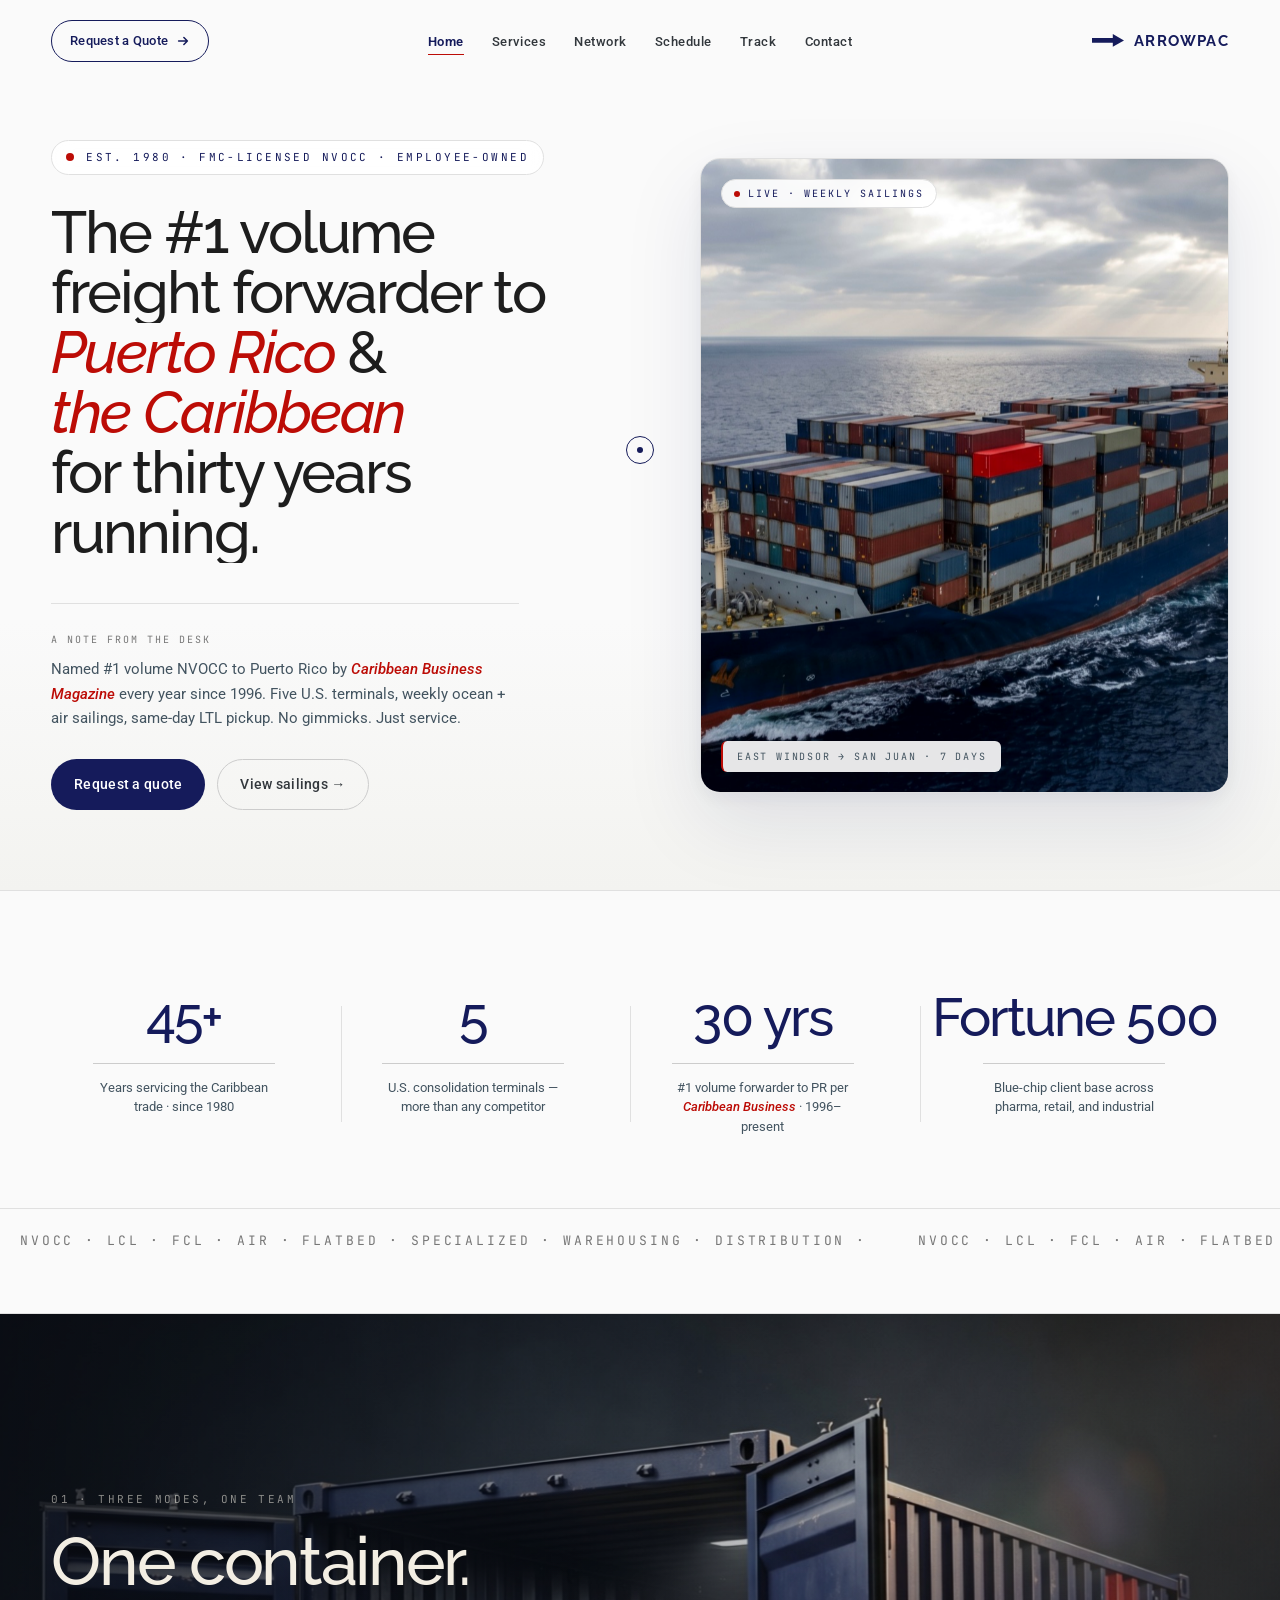
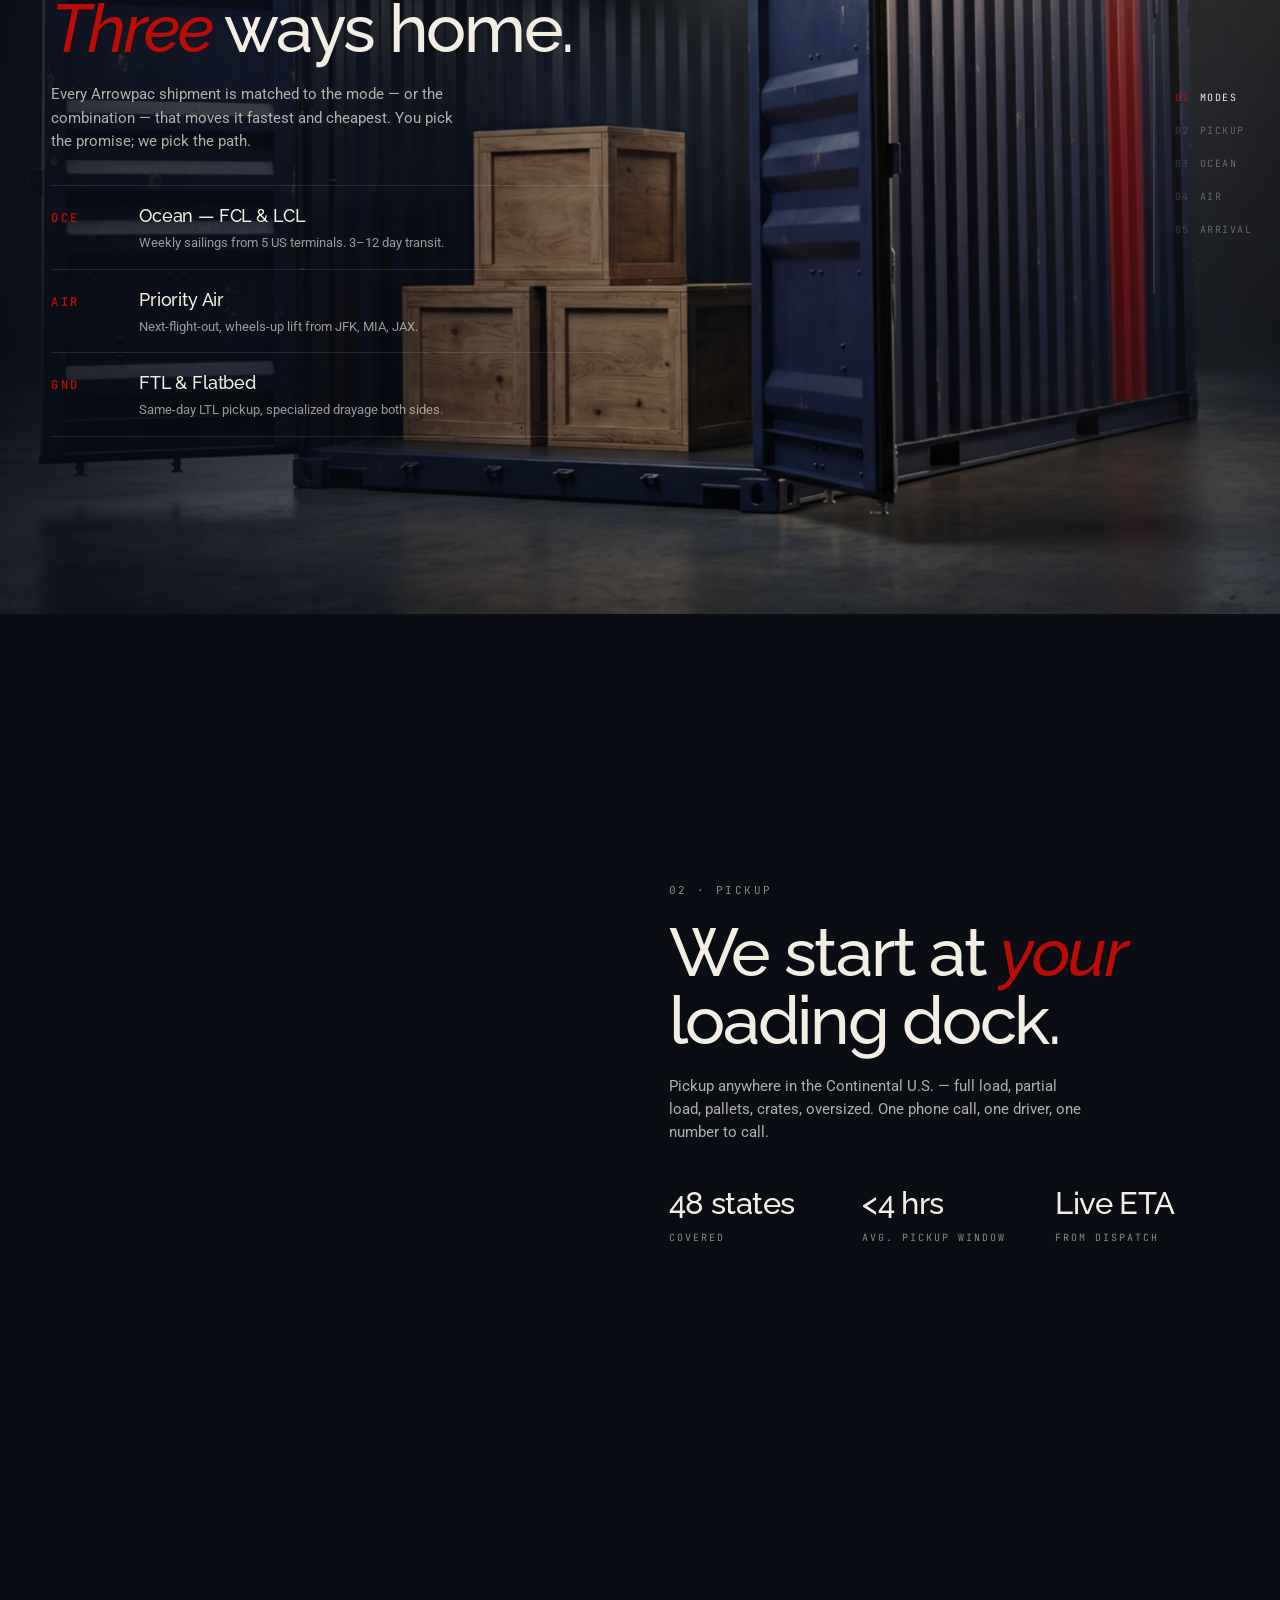
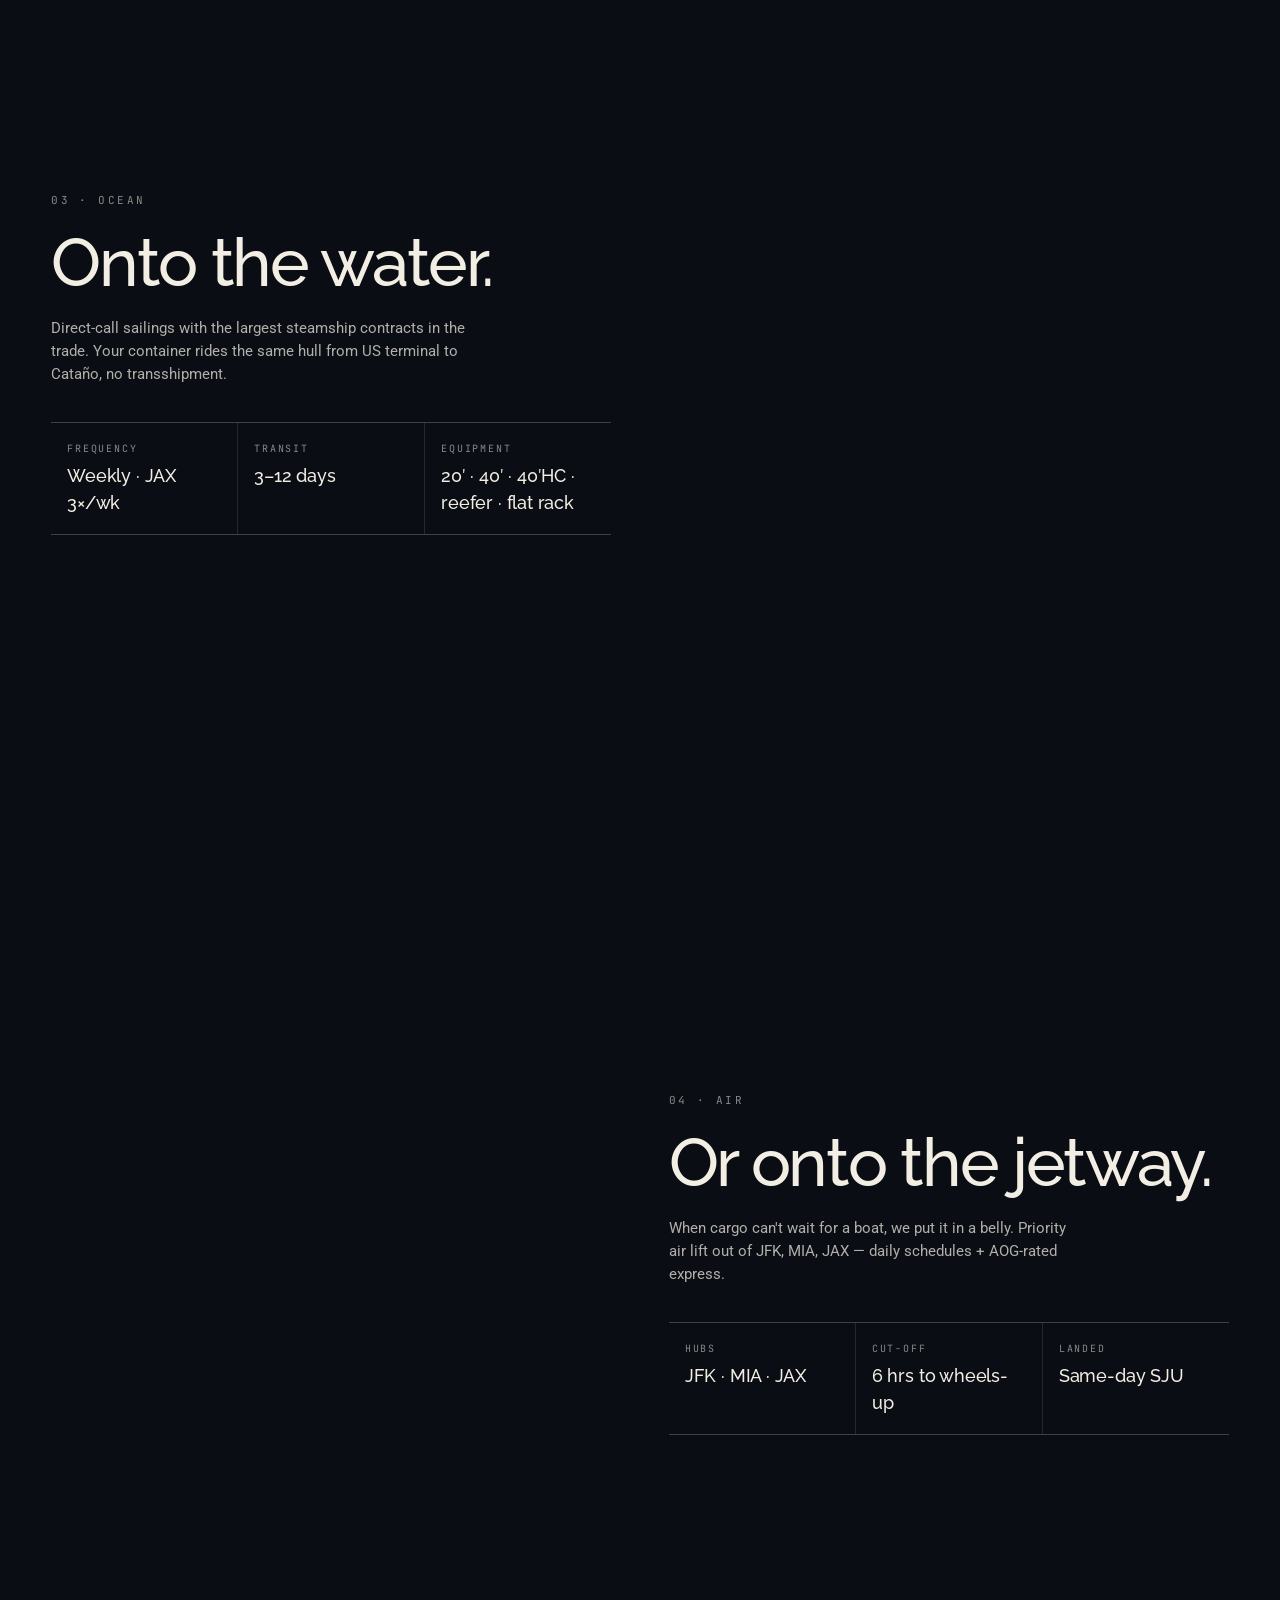
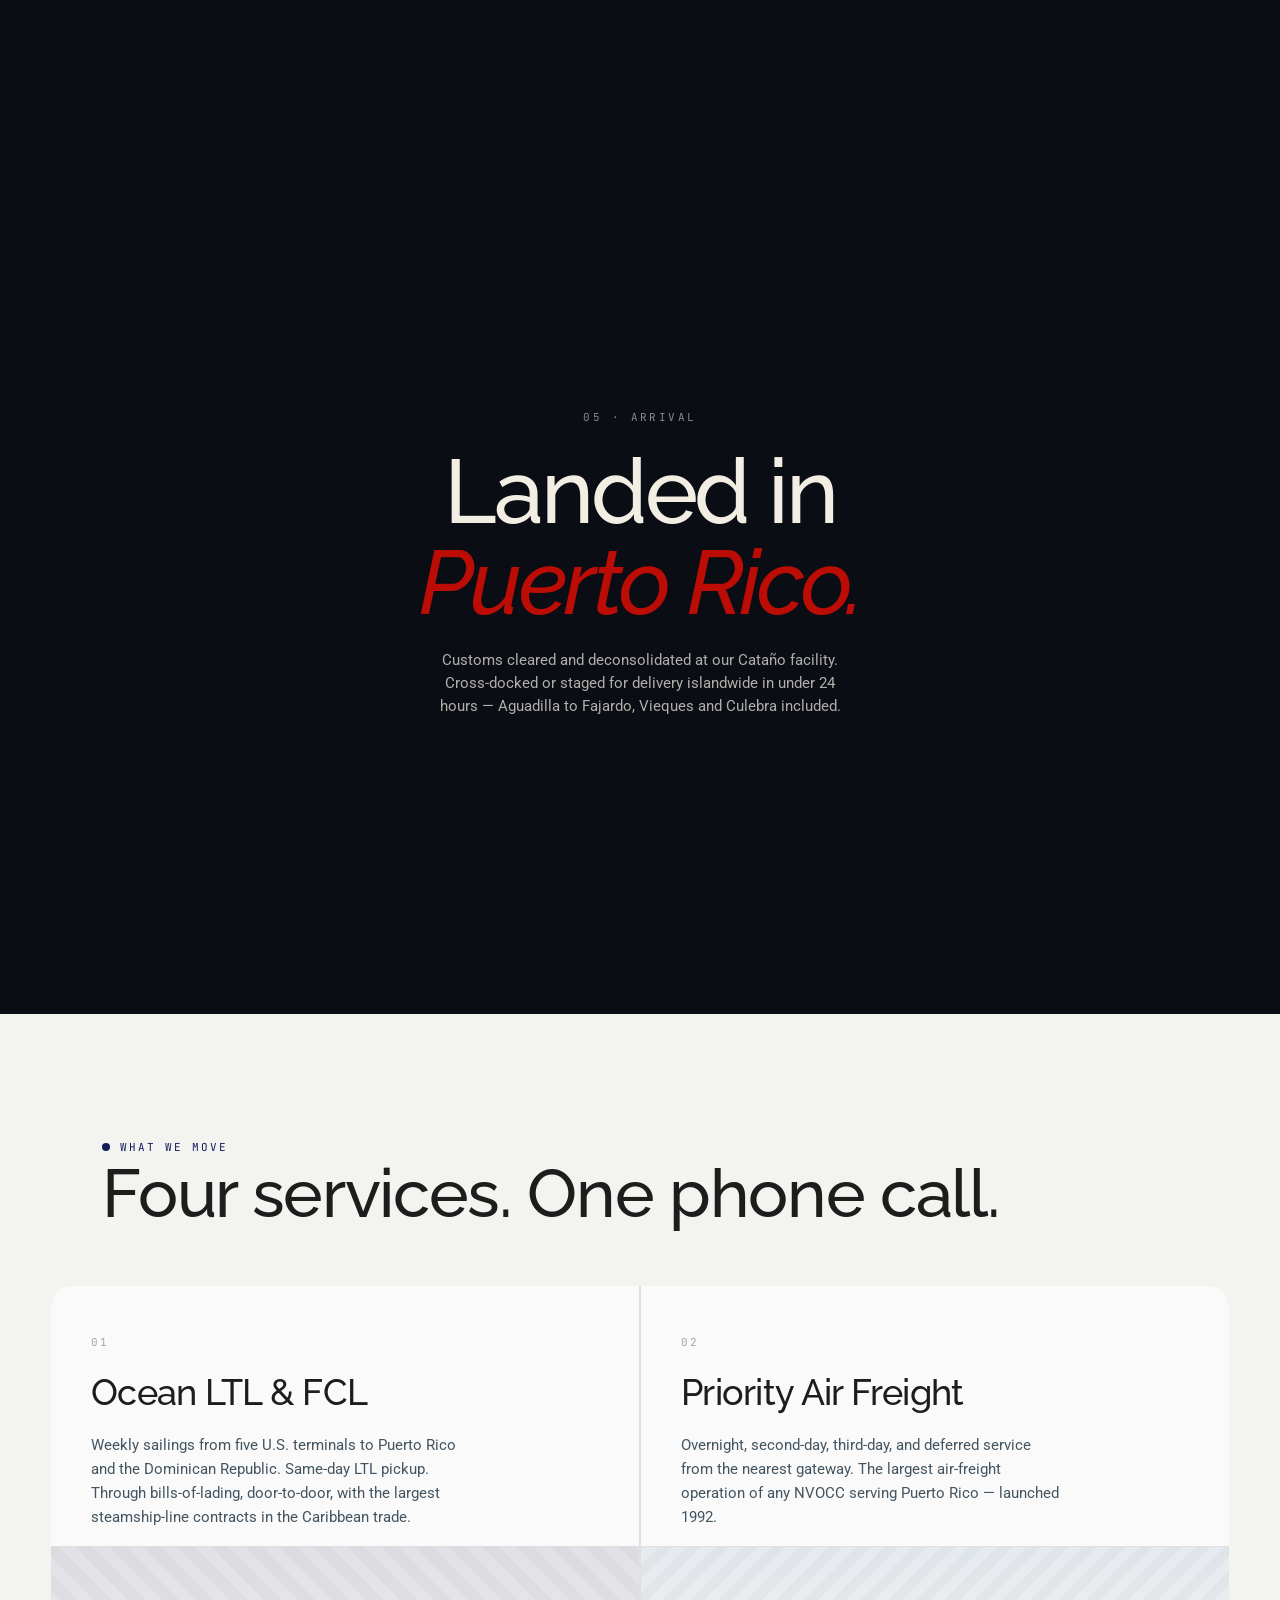
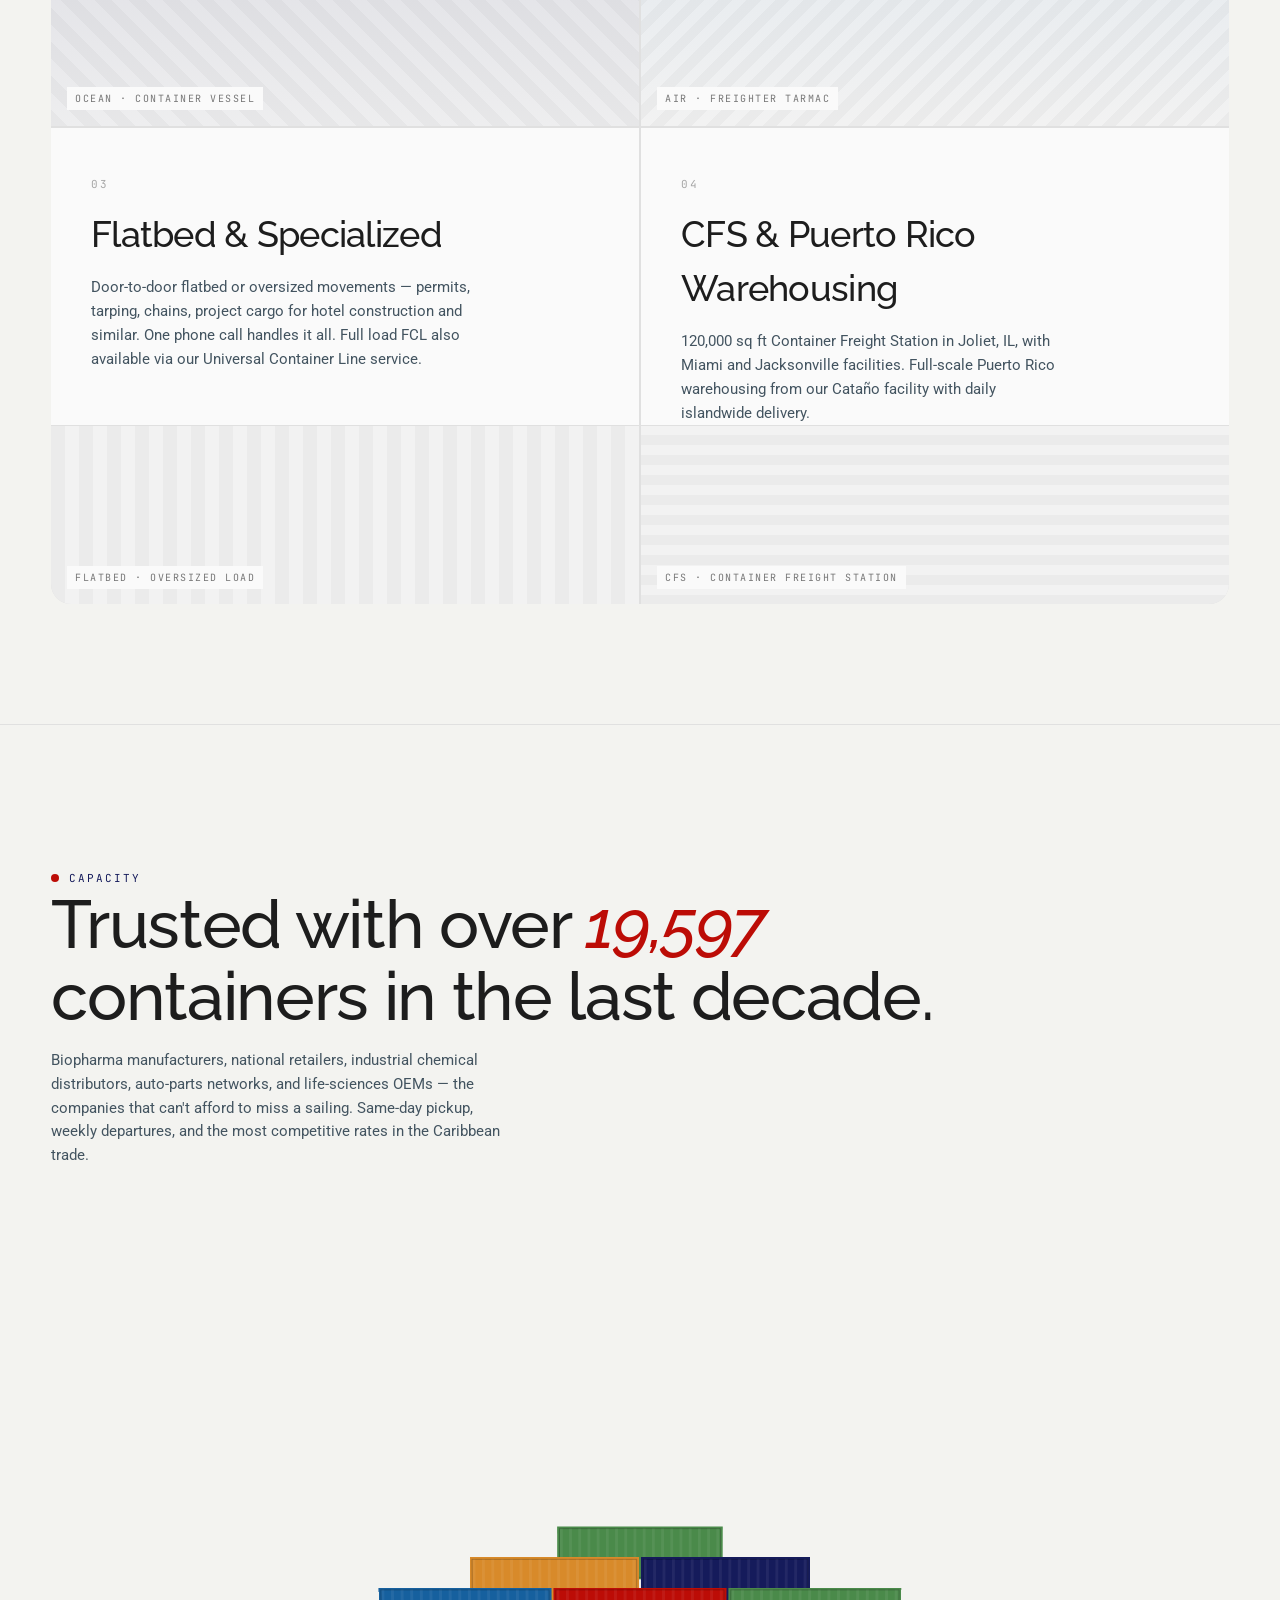
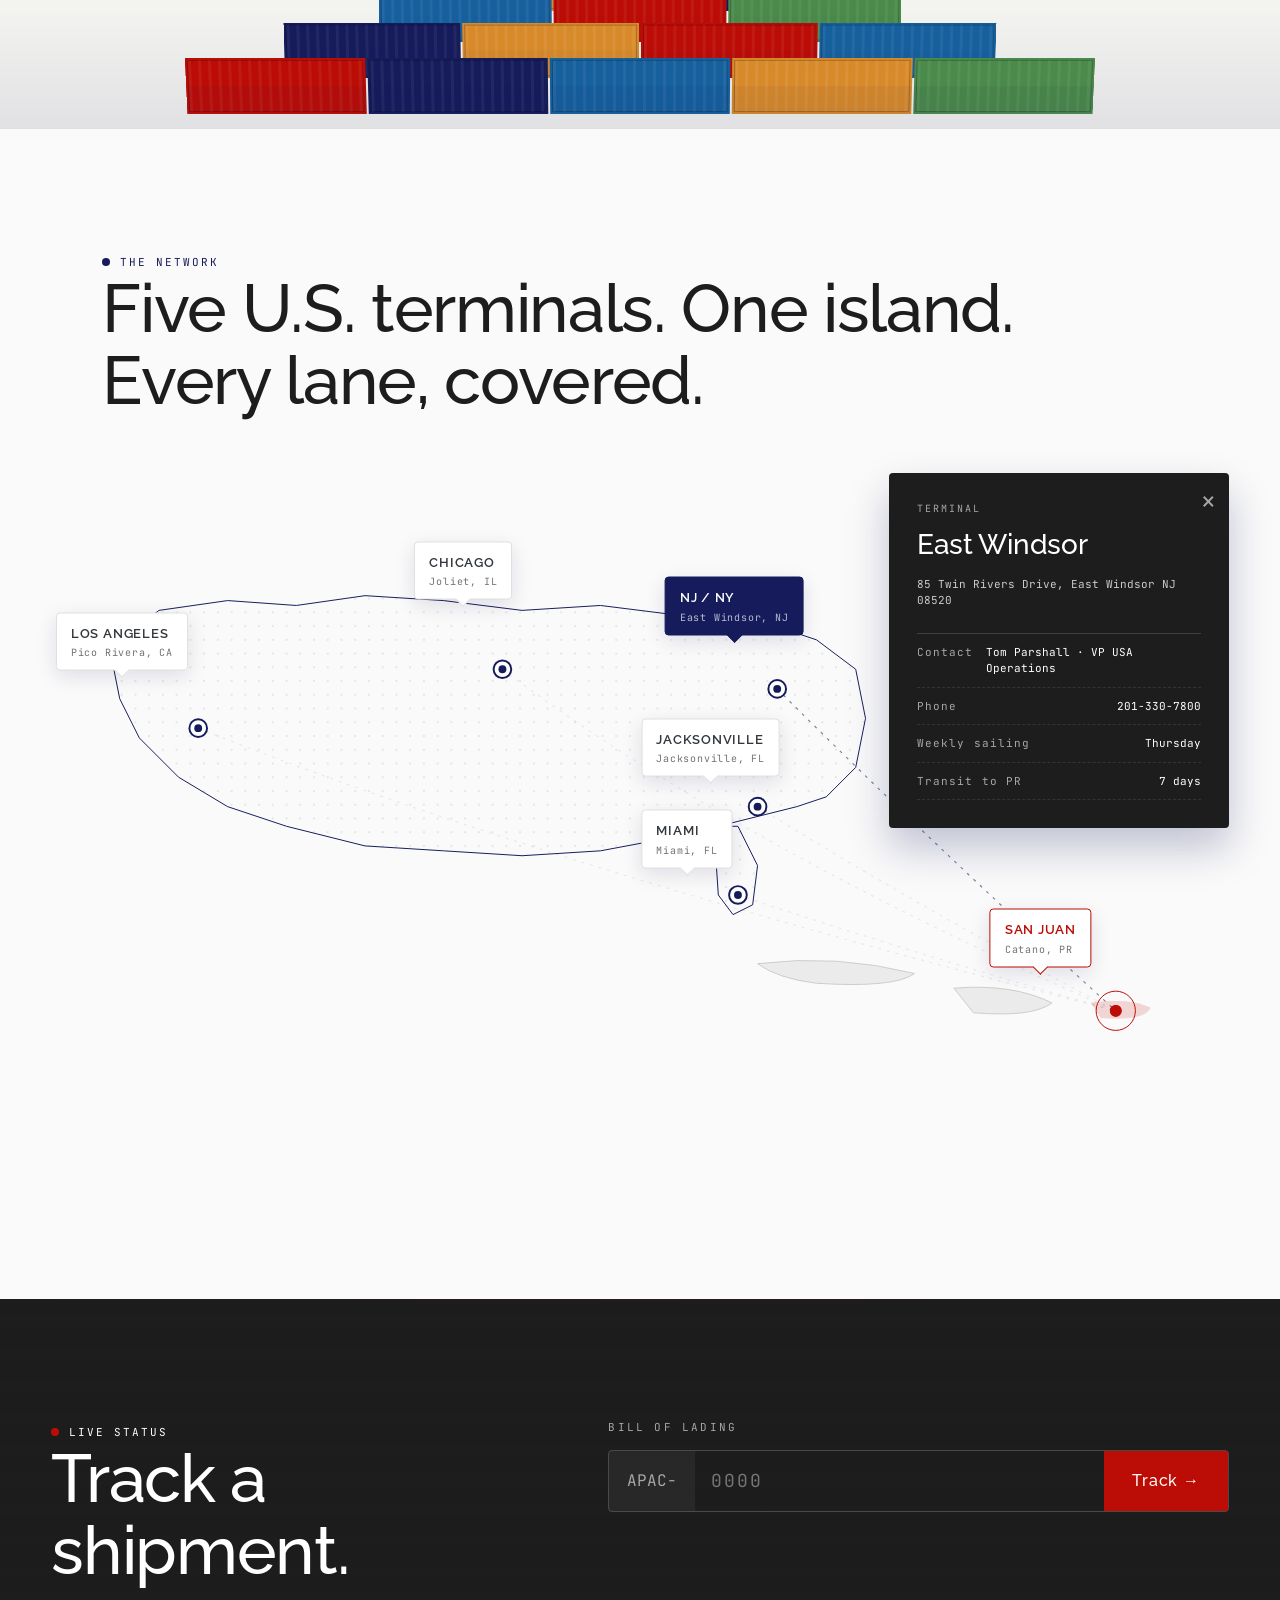
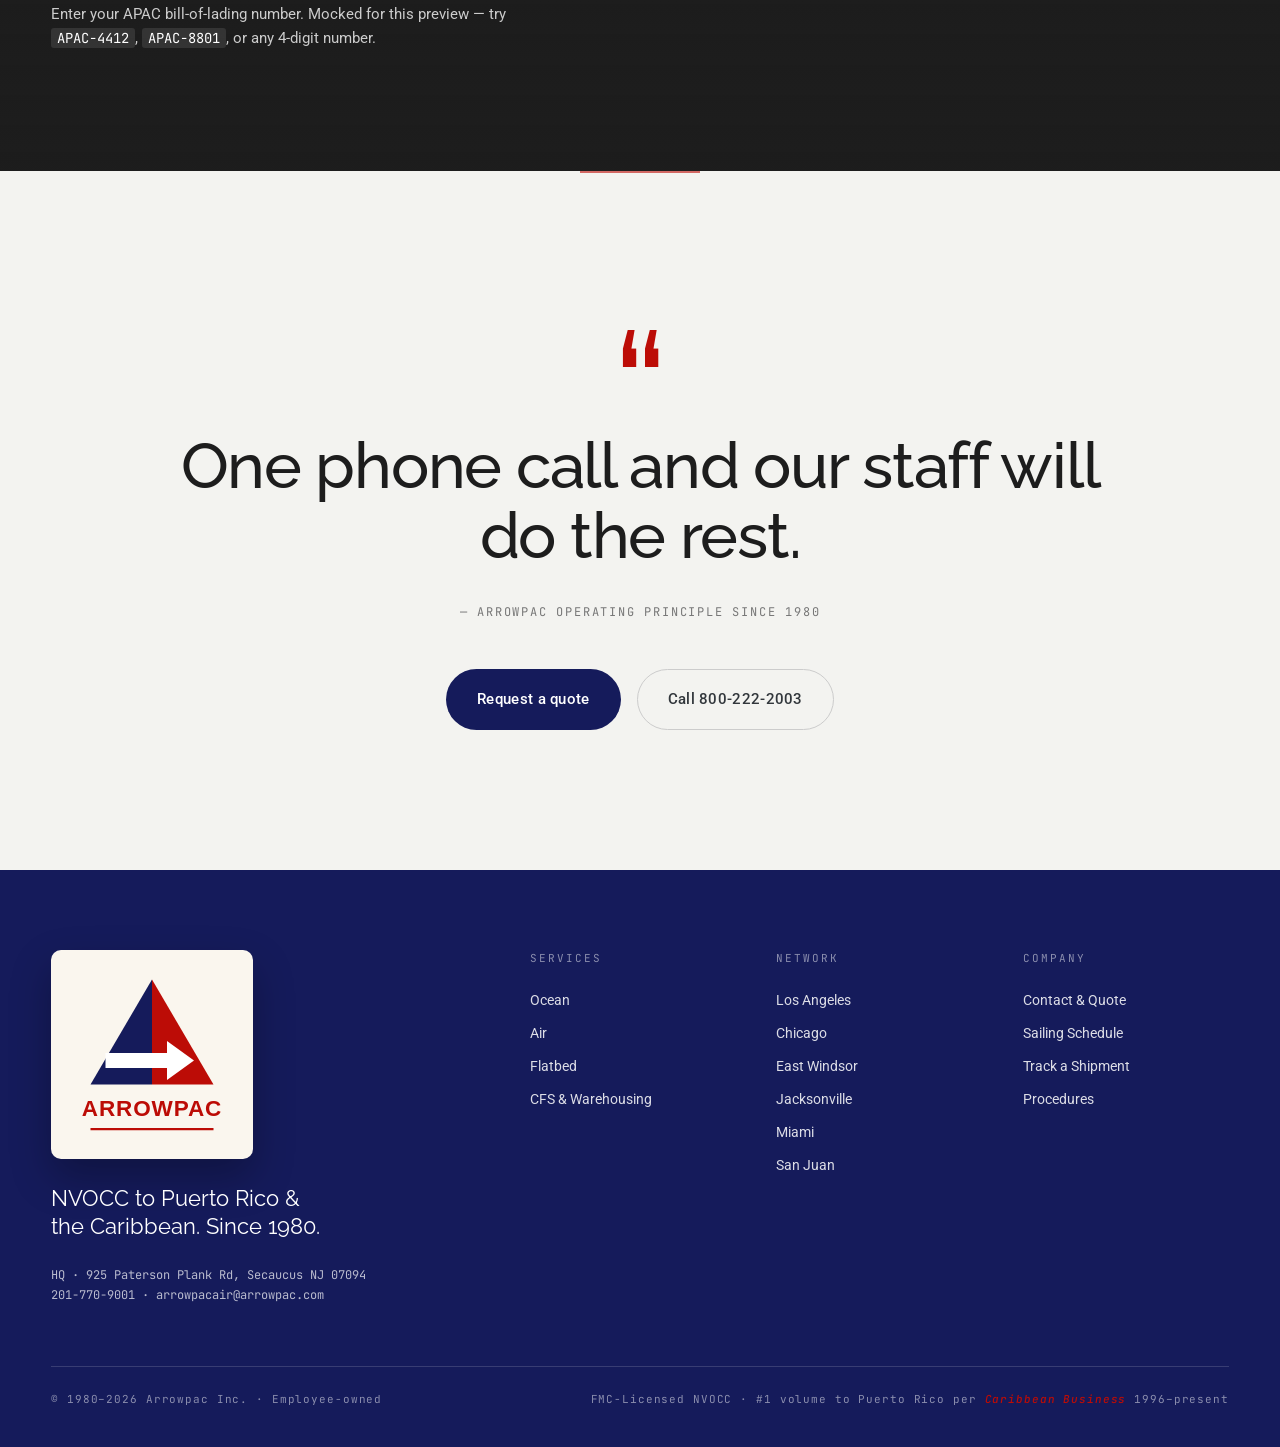
<file: index.html>
<!doctype html>
<html lang="en">
<head>
<meta charset="utf-8">
<meta name="viewport" content="width=device-width,initial-scale=1">
<title>Arrowpac — NVOCC to Puerto Rico & the Caribbean</title>
<meta name="description" content="Arrowpac is the #1 volume freight forwarder (NVOCC) servicing Puerto Rico since 1996. Ocean, air, flatbed, and CFS services between the continental U.S., Puerto Rico, and the Caribbean. Founded 1980. Employee-owned.">
<meta name="robots" content="index, follow">
<meta property="og:title" content="Arrowpac — NVOCC to Puerto Rico & the Caribbean">
<meta property="og:description" content="#1 volume freight forwarder to Puerto Rico for 30 years running. Weekly sailings from 5 U.S. terminals. Employee-owned since 2020.">
<meta property="og:type" content="website">
<link rel="icon" type="image/svg+xml" href="assets/arrowpac-logo.svg">
<link rel="preconnect" href="https://fonts.googleapis.com">
<link rel="preconnect" href="https://fonts.gstatic.com" crossorigin>
<link href="https://fonts.googleapis.com/css2?family=Raleway:wght@400;500;600;700;800&family=Roboto:wght@300;400;500;700&family=JetBrains+Mono:wght@400;500&display=swap" rel="stylesheet">
<!-- globe.gl + Three.js removed — hero now uses a cinematic video globe -->
<style>
/* ============ TOKENS ============ */
:root{
  --ap-primary:#151b5b;
  --ap-primary-dark:#003370;
  --ap-secondary:#16609e;
  --ap-accent-blue:#1e73be;
  --ap-accent-red:#BC0C06;
  --ap-accent: var(--ap-accent-red);
  --ap-gray-50:#f7f7f7;
  --ap-gray-100:#f2f2f2;
  --ap-gray-200:#ebebeb;
  --ap-gray-300:#e0e0e0;
  --ap-gray-400:#cccccc;
  --ap-gray-500:#a6a6a6;
  --ap-gray-600:#777;
  --ap-gray-700:#435460;
  --ap-gray-800:#32373c;
  --ap-gray-900:#1d1d1d;

  --bg: #fafafa;
  --bg-alt: #f3f3f0;
  --ink: var(--ap-gray-900);
  --muted: var(--ap-gray-700);

  --display: "Raleway", "Helvetica Neue", Arial, sans-serif;
  --body: "Roboto", "Helvetica Neue", Arial, sans-serif;
  --mono: "JetBrains Mono", ui-monospace, Menlo, monospace;

  --container: 1360px;
  --pad: clamp(24px, 4vw, 80px);
}

[data-bg="cream"]{ --bg:#faf6ee; --bg-alt:#f1ebdc; }
[data-bg="ice"]{ --bg:#f3f6fa; --bg-alt:#e6edf4; }

[data-accent="amber"]{ --ap-accent:#d97706; }
[data-accent="teal"]{ --ap-accent:#0f7a7a; }
[data-accent="lime"]{ --ap-accent:#4a8a2a; }

*{ box-sizing:border-box; margin:0; padding:0;}
html,body{ background: var(--bg); color: var(--ink); font-family: var(--body); font-size:16px; line-height:1.5; -webkit-font-smoothing:antialiased; }
html{ scroll-behavior:smooth; }
body{ overflow-x:hidden; }
body.cursor-on{ cursor:none; }
body.cursor-on a, body.cursor-on button, body.cursor-on input{ cursor:none; }

a{ color:inherit; text-decoration:none;}
button{ font:inherit; background:none; border:0; color:inherit;}
em{ font-style:italic; color:var(--ap-accent); font-weight:500;}
code{ font-family: var(--mono); background: var(--bg-alt); padding: 1px 6px; border-radius:3px; font-size:0.9em;}

.section-title{
  font-family: var(--display); font-weight:500;
  font-size: clamp(36px, 5.2vw, 72px);
  letter-spacing: -0.02em; line-height:1.08;
  color: var(--ap-gray-900);
  text-wrap: balance;
}
.section-title em{ font-style:italic; }
.section-eyebrow{
  font-family: var(--mono); font-size:11px; letter-spacing:0.18em;
  color: var(--ap-primary); display:inline-flex; align-items:center; gap:10px;
  text-transform: uppercase;
}
.section-eyebrow .dot{ width:8px; height:8px; background:var(--ap-primary); border-radius:50%;}
.section-eyebrow .dot.red{ background:var(--ap-accent);}
.section-lede{ max-width:58ch; color:var(--muted); font-size:clamp(15px,1.2vw,18px); margin-top:16px; line-height:1.55;}
.section-head{ max-width: var(--container); margin:0 auto; padding:0 var(--pad);}

/* ============ CURSOR ============ */
.cursor{ position:fixed; top:0; left:0; pointer-events:none; z-index:9999; mix-blend-mode: multiply;}
.cursor-dot{ position:absolute; width:6px; height:6px; background:var(--ap-primary); border-radius:50%; transform:translate(-50%,-50%);}
.cursor-ring{ position:absolute; width:28px; height:28px; border:1px solid var(--ap-primary); border-radius:50%; transform:translate(-50%,-50%); transition: width .2s, height .2s, background .2s, border-color .2s;}
.cursor.is-hover .cursor-ring{ width:56px; height:56px; border-color: var(--ap-accent); background: color-mix(in oklab, var(--ap-accent) 8%, transparent);}

/* ============ NAV ============ */
.nav{ position:fixed; top:0; left:0; right:0; z-index:90; padding:20px var(--pad); transition:background .3s, backdrop-filter .3s, padding .3s, box-shadow .3s;}
.nav.scrolled{ background: rgba(250,250,250,0.82); backdrop-filter: blur(14px) saturate(1.2); padding:14px var(--pad); box-shadow: 0 1px 0 rgba(21,27,91,0.08);}
.nav-inner{ max-width:var(--container); margin:0 auto; display:grid; grid-template-columns: 1fr auto 1fr; align-items:center; gap:24px;}
.nav-mark{ font-family: var(--display); font-weight:700; color:var(--ap-primary); letter-spacing:0.08em; font-size:15px; display:flex; align-items:center; gap:10px; justify-self:start;}
.nav .nav-mark{ justify-self:end; order:2;} /* logo top right as requested */
.nav-links{ list-style:none; display:flex; gap:28px; justify-self:center; order:1;}
.nav-links a{ font-size:13px; font-weight:500; color:var(--ap-gray-800); letter-spacing:0.04em; position:relative; padding:4px 0;}
.nav-links a::after{ content:""; position:absolute; left:0; right:100%; bottom:-2px; height:1px; background:var(--ap-accent); transition:right .3s;}
.nav-links a:hover::after{ right:0;}
.nav-cta{ justify-self:start; order:0; display:inline-flex; align-items:center; gap:8px; padding:10px 18px; white-space:nowrap; border:1px solid var(--ap-primary); color:var(--ap-primary); border-radius:999px; font-size:13px; font-weight:500; letter-spacing:0.02em; transition: all .25s;}
.nav-cta svg{ width:14px; height:14px; transition: transform .25s;}
.nav-cta:hover{ background: var(--ap-primary); color:#fff;}
.nav-cta:hover svg{ transform: translateX(3px);}
.nav-links a.active{ color: var(--ap-primary); font-weight: 600;}
.nav-links a.active::after{ right:0; background: var(--ap-accent);}
.ap-arrow{ display:inline-flex; width:32px; color: currentColor;}
.ap-arrow svg{ width:100%; height:auto; display:block;}
.nav-mark-wordmark{ display:inline-flex; align-items:center; gap:10px; }

/* ============ HERO (Option A — split layout) ============ */
.hero{ position:relative; padding: 140px var(--pad) 80px; overflow:hidden; background: linear-gradient(180deg, var(--bg) 0%, var(--bg) 70%, var(--bg-alt) 100%);}
.hero-grid{ max-width: var(--container); margin:0 auto; position:relative; z-index:2; display:grid; grid-template-columns: minmax(0, 1.05fr) minmax(0, 0.95fr); gap: 64px; align-items:center; min-height: 640px;}
.hero-text{ position:relative; z-index:3;}
.hero-stage{ position:relative; aspect-ratio: 5/6; min-height: 580px; border-radius: 20px; overflow:hidden; background: linear-gradient(160deg, #f2f4f8 0%, #e9edf4 50%, #e0e6f0 100%); border:1px solid var(--ap-gray-300); box-shadow: 0 30px 80px rgba(21,27,91,0.10), 0 6px 20px rgba(21,27,91,0.06); transform-style: preserve-3d; transition: transform .5s cubic-bezier(.2,.7,.2,1); will-change: transform;}
.hero-stage .hero-scene, .hero-stage .hero-stage-label{ transform: translateZ(30px);}
.hero-stage-video{ position:absolute; inset:0; width:100%; height:100%; object-fit: cover; z-index:1; filter: saturate(1.05) contrast(1.02); will-change: transform; transform-origin: center; transform: scale(1.08);}
.hero-stage-label{ position:absolute; top:20px; left:20px; z-index:5; font-family: var(--mono); font-size:10px; letter-spacing:0.2em; color: var(--ap-primary); background: rgba(255,255,255,0.9); backdrop-filter: blur(8px); padding: 6px 12px; border-radius: 999px; text-transform: uppercase; border: 1px solid var(--ap-gray-300);}
.hero-stage-label .dot{ display:inline-block; width:6px; height:6px; background: var(--ap-accent); border-radius:50%; margin-right:8px; vertical-align:middle; animation: pulse 2s infinite;}
.hero-stage-tag{ position:absolute; bottom:20px; left:20px; z-index:5; font-family: var(--mono); font-size:10px; letter-spacing:0.18em; color: var(--ap-gray-700); text-transform: uppercase; background: rgba(255,255,255,0.9); backdrop-filter: blur(8px); padding: 8px 14px; border-radius: 6px; border-left: 2px solid var(--ap-accent);}
.hero-stage::before{ content:""; position:absolute; inset:0; background: radial-gradient(circle at 30% 20%, rgba(30,115,190,0.12), transparent 55%), radial-gradient(circle at 85% 85%, rgba(188,12,6,0.08), transparent 45%); pointer-events:none; z-index:1;}

.hero-eyebrow{
  font-family: var(--mono); font-size:11px; letter-spacing:0.22em;
  color: var(--ap-primary); display:inline-flex; align-items:center; gap:12px;
  padding:8px 14px; border:1px solid var(--ap-gray-300); border-radius:999px;
  background: rgba(255,255,255,0.85); backdrop-filter: blur(10px);
}
.hero-eyebrow .dot{ width:8px; height:8px; background:var(--ap-accent); border-radius:50%; animation: pulse 2s infinite;}
@keyframes pulse{ 0%,100%{ opacity:1;} 50%{ opacity:0.3;} }

.hero-title{
  font-family: var(--display); font-weight:500;
  font-size: clamp(36px, 4.6vw, 76px);
  line-height: 1.02; letter-spacing: -0.035em;
  margin-top: 28px; color: var(--ap-gray-900);
  max-width: 15ch;
}
.hero-title .h-line{ display:block; overflow:hidden;}
.hero-title .reveal{ display:inline-block; transform: translateY(110%); opacity:0; animation: rev .9s cubic-bezier(.2,.7,.2,1) forwards;}
.hero-title .h-line:nth-child(1) .reveal{ animation-delay:.05s;}
.hero-title .h-line:nth-child(2) .reveal{ animation-delay:.15s;}
.hero-title .h-line:nth-child(3) .reveal:nth-child(1){ animation-delay:.25s;}
.hero-title .h-line:nth-child(3) .reveal:nth-child(2){ animation-delay:.32s;}
.hero-title .h-line:nth-child(3) .reveal:nth-child(3){ animation-delay:.39s;}
.hero-title .h-line:nth-child(4) .reveal{ animation-delay:.48s;}
.hero-title .reveal-em{ font-style:italic; color:var(--ap-accent); font-weight:500;}
@keyframes rev{ to{ transform:translateY(0); opacity:1;} }

.hero-meta{
  margin-top: 40px; padding-top: 28px; border-top:1px solid var(--ap-gray-300);
  max-width: 52ch;
}
.hero-meta .label{ font-family:var(--mono); font-size:10px; letter-spacing:0.2em; color:var(--ap-gray-600); text-transform:uppercase; margin-bottom:10px;}
.hero-meta p{ color: var(--ap-gray-700); font-size: 15px; line-height:1.65;}
.hero-cta-row{ display:inline-flex; gap:12px; flex-wrap:wrap; margin-top: 28px;}

.btn{ display:inline-flex; white-space:nowrap; align-items:center; justify-content:center; gap:10px; padding:14px 22px; border-radius:999px; font-size:14px; font-weight:500; letter-spacing:0.02em; transition: all .25s; border:1px solid transparent;}
.btn-primary{ background: var(--ap-primary); color:#fff;}
.btn-primary:hover{ background: var(--ap-primary-dark); transform: translateY(-1px);}
.btn-ghost{ border-color: var(--ap-gray-400); color: var(--ap-gray-800);}
.btn-ghost:hover{ border-color: var(--ap-primary); color: var(--ap-primary);}
.btn-lg{ padding:18px 30px; font-size:15px;}

/* hero scene — lives inside .hero-stage panel */
.hero-scene{ position:absolute; inset:0; z-index:2; pointer-events:none; overflow:hidden;}
.scene-map{ position:absolute; left:0; right:0; top:10%; width:100%; height:75%; opacity:0.5;}
.pin-label{ font-family: var(--mono); font-size:11px; letter-spacing:0.1em; fill: var(--ap-gray-700);}
.pin-label-em{ fill: var(--ap-accent); font-weight:500;}
.pin-pulse{ animation: pinpulse 2s infinite;}
@keyframes pinpulse{ 0%{ r:12; opacity:0.8;} 100%{ r:26; opacity:0;} }
.pin{ opacity:0; animation: fade-in .6s forwards; animation-delay: var(--pin-delay, 1s);}
@keyframes fade-in{ to{ opacity:1;} }

/* ship/truck/crane now hidden — globe is the hero visual */
.ship-track, .truck, .crane{ display:none;}
.crane-trolley{ transform: translateX(200px); animation: crane-trolley 14s cubic-bezier(.5,0,.5,1) infinite; }
.crane-rope{ transform: scaleY(0.4); transform-origin: 0 62px; animation: crane-rope 14s cubic-bezier(.5,0,.5,1) infinite; transform-box: fill-box;}
.crane-hook{ transform: translateY(-90px); animation: crane-hook 14s cubic-bezier(.5,0,.5,1) infinite; }
.crane-container{ opacity: 1; animation: crane-carry 14s linear infinite; }
@keyframes crane-trolley {
  0%, 15%   { transform: translateX(200px); }  /* over pickup zone (right-of-center) */
  45%, 62%  { transform: translateX(40px); }   /* over the ship (left) */
  100%      { transform: translateX(200px); }
}
@keyframes crane-rope {
  0%        { transform: scaleY(0.4); }  /* raised */
  10%       { transform: scaleY(1.0); }  /* lowered over stack */
  18%       { transform: scaleY(0.4); }  /* raised with load */
  45%       { transform: scaleY(0.4); }  /* traveling */
  55%       { transform: scaleY(1.0); }  /* lowering over ship */
  68%       { transform: scaleY(0.4); }  /* raised, empty */
  100%      { transform: scaleY(0.4); }
}
@keyframes crane-hook {
  0%        { transform: translateY(-90px); }
  10%       { transform: translateY(0); }     /* down */
  18%       { transform: translateY(-90px); } /* up */
  45%       { transform: translateY(-90px); }
  55%       { transform: translateY(0); }
  68%       { transform: translateY(-90px); }
  100%      { transform: translateY(-90px); }
}
@keyframes crane-carry {
  /* container visible only while carried (pickup complete → release) */
  0%,  10%   { opacity: 0; }
  12%        { opacity: 1; }
  57%        { opacity: 1; }
  60%, 100%  { opacity: 0; }
}

.hero-scroll-cue{ position:absolute; right:var(--pad); bottom:32px; display:flex; align-items:center; gap:14px; font-family:var(--mono); font-size:10px; letter-spacing:0.25em; color:var(--ap-gray-600); text-transform:uppercase; z-index:3;}
.scroll-line{ width:48px; height:1px; background:var(--ap-gray-400); position:relative; overflow:hidden;}
.scroll-line::after{ content:""; position:absolute; left:0; top:0; bottom:0; width:30%; background:var(--ap-primary); animation: scroll-cue 1.6s infinite;}
@keyframes scroll-cue{ 0%{ left:-30%;} 100%{ left:100%;} }

/* ============ STATS ============ */
.stats{ position:relative; z-index:5; padding: 100px var(--pad) 80px; background: var(--bg); border-top:1px solid var(--ap-gray-300); border-bottom:1px solid var(--ap-gray-300);}
.stats-inner{ max-width: var(--container); margin:0 auto; display:grid; grid-template-columns: repeat(4, 1fr); gap:24px;}
.stat{ text-align:center; padding: 0 12px; position:relative;}
.stat + .stat::before{ content:""; position:absolute; left:0; top:10%; bottom:10%; width:1px; background: var(--ap-gray-300);}
.stat-num{ font-family: var(--display); font-weight:500; font-size: clamp(36px, 4.2vw, 64px); line-height:1.0; color:var(--ap-primary); letter-spacing:-0.035em; white-space: nowrap; font-variant-numeric: tabular-nums;}
.stat-label{ margin: 18px auto 0; color:var(--ap-gray-700); font-size:13px; line-height:1.5; max-width:26ch; padding-top:14px; border-top:1px solid var(--ap-gray-400); text-align:center;}
.stats-ticker{ margin: 72px calc(var(--pad) * -1) -40px; overflow:hidden; border-top:1px solid var(--ap-gray-300); padding: 22px 0;}
.ticker-track{ display:flex; white-space:nowrap; font-family:var(--mono); font-size:13px; letter-spacing:0.22em; color:var(--ap-gray-600); animation: ticker 60s linear infinite;}
.ticker-track span{ padding: 0 20px;}
@keyframes ticker{ from{ transform: translateX(0);} to{ transform: translateX(-33.333%);} }

/* ============ ROUTE ============ */
/* ============ 3D SCROLL JOURNEY — image-backed beats ============ */
.journey-wrap{ position:relative; z-index:1; background: #0A0D14; color: #F3EEE3;}
.journey-sticky{ position:sticky; top:0; height:100vh; width:100%; overflow:hidden; background: #0A0D14;}
.journey-canvas{ display:none;} /* old Three.js canvas retired */
.journey-bg{ position:absolute; inset:0; width:100%; height:100%;}
/* Each beat holds a child image that we transform via JS — static image = 4K quality, no compression artifacts */
.journey-bg .jbg{ position:absolute; inset:0; opacity:0; transition: opacity .9s cubic-bezier(.4,0,.2,1); overflow:hidden; background:#0A0D14;}
.journey-bg .jbg.active{ opacity:1;}
.journey-bg .jbg-img{ position:absolute; inset:0; background-size: cover; background-position: center; will-change: transform; transform-origin: center center;}
/* seed background-image onto the inner layer not the slide itself */
.journey-bg::after{ content:""; position:absolute; inset:0; background: linear-gradient(90deg, rgba(10,13,20,0.85) 0%, rgba(10,13,20,0.45) 42%, rgba(10,13,20,0.15) 70%, rgba(10,13,20,0.55) 100%); pointer-events:none;}
.journey-bg--right::after{ background: linear-gradient(270deg, rgba(10,13,20,0.85) 0%, rgba(10,13,20,0.45) 42%, rgba(10,13,20,0.15) 70%, rgba(10,13,20,0.55) 100%);}
.journey-bg--center::after{ background:
  radial-gradient(ellipse 60% 40% at 50% 50%, rgba(10,13,20,0.82) 0%, rgba(10,13,20,0.60) 55%, rgba(10,13,20,0.35) 85%, rgba(10,13,20,0.55) 100%),
  linear-gradient(180deg, rgba(10,13,20,0.25) 0%, transparent 40%, transparent 60%, rgba(10,13,20,0.30) 100%);
}
.journey-beats{ position:relative; z-index:2; margin-top: -100vh;}
.jbeat{ min-height: 100vh; display:flex; align-items:center; padding: 80px var(--pad); position:relative;}
.jbeat-inner{ max-width: 560px; width: 100%;}
.jbeat--left .jbeat-inner{ margin-right:auto;}
.jbeat--right .jbeat-inner{ margin-left:auto;}
.jbeat--center{ justify-content:center;}
.jbeat--center .jbeat-inner{ text-align:center; max-width: 720px;}
.jeyebrow{ font-family: var(--mono); font-size:11px; letter-spacing:0.22em; color: rgba(243,238,227,0.55); text-transform:uppercase; margin-bottom:20px;}
.jtitle{ font-family: var(--display); font-weight:500; font-size: clamp(40px, 5.2vw, 84px); line-height:1.02; letter-spacing:-0.035em; color: #F3EEE3; text-wrap: balance;}
.jtitle em{ color: var(--ap-accent-red); font-style: italic;}
.jtitle--huge{ font-size: clamp(52px, 7vw, 120px);}
.jbody{ margin-top: 20px; font-size: clamp(15px, 1.15vw, 18px); line-height:1.55; color: rgba(243,238,227,0.72); max-width: 52ch;}
.jbody--center{ margin: 20px auto 0;}
.jmodes{ list-style:none; margin-top: 32px; border-top: 1px solid rgba(243,238,227,0.12);}
.jmodes li{ display:grid; grid-template-columns: 72px 1fr; gap:16px; padding:16px 0; border-bottom: 1px solid rgba(243,238,227,0.12); align-items:baseline;}
.jmodes__num{ font-family: var(--mono); font-size: 12px; letter-spacing:0.2em; color: var(--ap-accent-red); font-weight:600;}
.jmodes li h3{ font-family: var(--display); font-size: 18px; font-weight:500; color: #F3EEE3; letter-spacing:-0.01em;}
.jmodes li p{ font-size: 13px; color: rgba(243,238,227,0.62); margin-top:4px;}
.jcallouts{ display:grid; grid-template-columns: repeat(3, 1fr); gap: 20px; margin-top: 36px;}
.jcallout strong{ display:block; font-family: var(--display); font-weight:500; font-size: clamp(22px, 2.4vw, 34px); color: #F3EEE3; letter-spacing:-0.02em;}
.jcallout span{ display:block; margin-top:4px; font-family: var(--mono); font-size: 10px; letter-spacing:0.2em; color: rgba(243,238,227,0.55); text-transform:uppercase;}
.jspec{ display:grid; grid-template-columns: repeat(3, 1fr); gap: 1px; background: rgba(243,238,227,0.12); margin-top: 36px; border-top: 1px solid rgba(243,238,227,0.12); border-bottom: 1px solid rgba(243,238,227,0.12);}
.jspec > div{ background: #0A0D14; padding: 18px 16px;}
.jspec dt{ font-family: var(--mono); font-size: 10px; letter-spacing:0.18em; color: rgba(243,238,227,0.55); text-transform: uppercase;}
.jspec dd{ font-family: var(--display); font-size: 18px; font-weight:500; color: #F3EEE3; margin-top: 6px; letter-spacing:-0.01em;}

/* Right progress rail */
.journey-rail{ position:absolute; right: 28px; top: 50%; transform: translateY(-50%); z-index: 4; display:flex; align-items:center; gap: 20px;}
.journey-rail__track{ width: 2px; min-height: 260px; background: rgba(243,238,227,0.10); position:relative;}
.journey-rail__fill{ position:absolute; top:0; left:0; right:0; background: var(--ap-accent-red); height: 0%; transition: height .2s linear;}
.journey-rail__stops{ list-style:none; display:flex; flex-direction:column; gap: 18px; font-family: var(--mono); font-size: 10px; letter-spacing: 0.15em; color: rgba(243,238,227,0.35); text-transform:uppercase;}
.journey-rail__stops li{ display:flex; align-items:center; gap:10px; transition: color .3s;}
.journey-rail__stops li span{ font-size:10px; opacity: 0.5;}
.journey-rail__stops li.active{ color: #F3EEE3;}
.journey-rail__stops li.active span{ color: var(--ap-accent-red); opacity:1;}

@media (max-width: 900px){
  .jbeat{ padding: 60px 24px; min-height: 90vh;}
  .journey-rail{ display:none;}
  .jcallouts, .jspec{ grid-template-columns: 1fr 1fr;}
}
/* legacy .route-* styles removed — replaced by .journey-* 3D scroll section */

/* ============ SERVICES ============ */
.services{ position:relative; z-index:10; padding:120px var(--pad); background:var(--bg-alt);}
.svc-grid{ max-width: var(--container); margin: 56px auto 0; display:grid; grid-template-columns: repeat(2, 1fr); gap: 2px; background: var(--ap-gray-300); border-radius: 20px; overflow: hidden;}
.svc{ background: var(--bg); padding: 48px 40px; min-height: 440px; display:flex; flex-direction:column; position:relative; overflow:hidden; transition: background .4s, transform .5s cubic-bezier(.2,.7,.2,1), box-shadow .4s; transform-style: preserve-3d; will-change: transform;}
.svc:hover{ background: var(--bg-alt); z-index:2;}
.svc::after{ content:""; position:absolute; inset:0; background: radial-gradient(circle at var(--mx, 50%) var(--my, 50%), rgba(188,12,6,0.08), transparent 50%); opacity:0; transition: opacity .3s; pointer-events:none; z-index:1;}
.svc:hover::after{ opacity:1;}
.svc-num{ font-family: var(--mono); font-size:11px; letter-spacing:0.2em; color:var(--ap-gray-500);}
.svc h3{ font-family:var(--display); font-weight:500; font-size: 36px; letter-spacing:-0.02em; margin-top:14px; color:var(--ap-gray-900);}
.svc p{ color: var(--ap-gray-700); max-width: 48ch; margin-top: 14px; font-size: 15px; line-height:1.6;}
.svc-img{ margin-top:auto; margin-bottom: -48px; margin-left:-40px; margin-right:-40px; height: 180px; position:relative; overflow:hidden;
  background:
    repeating-linear-gradient(45deg, var(--ap-gray-200) 0 12px, var(--ap-gray-100) 12px 24px);
  border-top:1px solid var(--ap-gray-300);
  display:flex; align-items:flex-end; padding: 16px;
}
.svc-img .img-caption{ font-family: var(--mono); font-size:10px; letter-spacing:0.15em; color:var(--ap-gray-600); text-transform:uppercase; background: var(--bg); padding: 4px 8px;}
.svc-img-ocean{ background-image: linear-gradient(180deg, rgba(21,27,91,0.08), rgba(21,27,91,0.02)), repeating-linear-gradient(45deg, var(--ap-gray-200) 0 12px, var(--ap-gray-100) 12px 24px);}
.svc-img-air{ background-image: linear-gradient(180deg, rgba(30,115,190,0.06), transparent), repeating-linear-gradient(-45deg, var(--ap-gray-200) 0 10px, var(--ap-gray-100) 10px 20px);}
.svc-img-flat{ background-image: repeating-linear-gradient(90deg, var(--ap-gray-200) 0 14px, var(--ap-gray-100) 14px 28px);}
.svc-img-cfs{ background-image: repeating-linear-gradient(0deg, var(--ap-gray-200) 0 10px, var(--ap-gray-100) 10px 20px);}

/* ============ CONTAINER STACK ============ */
.stack{ position:relative; z-index:5; padding: 140px var(--pad) 480px; overflow:hidden; background: var(--bg-alt); border-top:1px solid var(--ap-gray-300); border-bottom:1px solid var(--ap-gray-300);}
.stack-copy{ max-width: var(--container); margin:0 auto 80px; position:relative; z-index:20; background: var(--bg-alt);}
.stack-count{ color: var(--ap-accent); font-style: italic;}
.stack-scene{ position:absolute; left:0; right:0; bottom:0; height: 400px; perspective: 1400px; perspective-origin: 50% 30%; pointer-events:none; z-index:1; transform-style: preserve-3d;}
.stack-ground{ position:absolute; left:0; right:0; bottom:0; height: 120px; background: linear-gradient(180deg, transparent, rgba(21,27,91,0.08));}
.stack-row{ position:absolute; left:50%; display:flex; gap:2px; transform-origin: center; will-change: transform;}
.stack-row:nth-child(2){ bottom: 40px; transform: translateX(-50%);}
.stack-row:nth-child(3){ bottom: 98px; transform: translateX(-50%);}
.stack-row:nth-child(4){ bottom: 156px; transform: translateX(-50%);}
.stack-row:nth-child(5){ bottom: 214px; transform: translateX(-50%);}
.stack-row:nth-child(6){ bottom: 272px; transform: translateX(-50%);}
.box{ width: 180px; height: 58px; display:flex; align-items:center; justify-content:center; font-family:var(--mono); font-size:11px; letter-spacing:0.15em; color: rgba(255,255,255,0.85); position:relative;}
.box::before{ content:""; position:absolute; inset:0; background: inherit; }
.box::after{ content:""; position:absolute; inset:2px; border:1px solid rgba(0,0,0,0.25); background-image: repeating-linear-gradient(90deg, rgba(255,255,255,0.06) 0 3px, transparent 3px 10px);}
.box .ctxt{position:relative;z-index:2;}
.c1{ background:#BC0C06;} .c2{ background:#151b5b;} .c3{ background:#16609e;} .c4{ background:#d88a2a;} .c5{ background:#4a8a4a;}

/* ============ NETWORK MAP ============ */
.network{ padding: 120px var(--pad); background: var(--bg);}
.map-wrap{ position:relative; max-width: var(--container); margin: 56px auto 0; aspect-ratio: 1200/720;}
.ap-map{ width:100%; height:100%; display:block;}
.pin-t{ cursor:pointer; transition: transform .2s;}
.pin-t:hover circle:first-child{ fill: var(--ap-primary); }
.pin-t:hover circle:last-child{ fill: #fff;}
.pin-card{
  position:absolute; text-align:left; padding:10px 14px; background:#fff; border:1px solid var(--ap-gray-300);
  border-radius: 4px; font-family: var(--mono); font-size:10px; letter-spacing:0.08em; color: var(--ap-gray-800);
  transform: translate(-50%, calc(-100% - 14px)); box-shadow: 0 6px 20px rgba(21,27,91,0.12);
  transition: all .25s;
}
.pin-card::after{ content:""; position:absolute; left:50%; bottom:-6px; width:10px; height:10px; background:#fff; transform: translateX(-50%) rotate(45deg); border-right:1px solid var(--ap-gray-300); border-bottom:1px solid var(--ap-gray-300);}
.pin-card:hover, .pin-card.active{ background: var(--ap-primary); color:#fff; border-color: var(--ap-primary);}
.pin-card:hover::after, .pin-card.active::after{ background: var(--ap-primary); border-color: var(--ap-primary);}
.pin-card .pc-city{ font-family: var(--display); font-size:13px; font-weight:600; letter-spacing: 0.06em;}
.pin-card .pc-sub{ font-size:10px; margin-top:2px; opacity:0.7;}
.pin-card-dest{ border-color: var(--ap-accent);}
.pin-card-dest .pc-city{ color: var(--ap-accent);}
.pin-card-dest:hover, .pin-card-dest.active{ background: var(--ap-accent); color:#fff;}
.pin-card-dest:hover .pc-city, .pin-card-dest.active .pc-city{ color:#fff;}
.pin-card-dest::after, .pin-card-dest:hover::after, .pin-card-dest.active::after{ border-color: var(--ap-accent);}

.terminal-panel{
  position:absolute; right:0; top:0; width: 340px; background: var(--ap-gray-900); color:#fff;
  padding: 28px; border-radius: 4px; box-shadow: 0 20px 40px rgba(21,27,91,0.25);
  opacity:0; transform: translateX(20px); transition: all .3s; pointer-events:none;
}
.terminal-panel.open{ opacity:1; transform: translateX(0); pointer-events:auto;}
.panel-eyebrow{ font-family: var(--mono); font-size:10px; letter-spacing:0.2em; color:var(--ap-gray-500);}
.terminal-panel h3{ font-family: var(--display); font-size:28px; font-weight:500; letter-spacing:-0.01em; margin-top:8px;}
.panel-addr{ font-family: var(--mono); font-size:11px; margin-top:10px; color: var(--ap-gray-400);}
.panel-rows{ margin-top: 24px; border-top:1px solid rgba(255,255,255,0.15);}
.p-row{ display:flex; justify-content:space-between; gap:12px; padding:10px 0; font-family:var(--mono); font-size:11px; border-bottom:1px dashed rgba(255,255,255,0.1);}
.p-row span:first-child{ color:var(--ap-gray-500); letter-spacing:0.1em;}
.panel-close{ position:absolute; top:10px; right:14px; font-size:24px; color:var(--ap-gray-500);}
.panel-close:hover{ color:#fff;}

/* ============ TRACK ============ */
.track{ padding: 120px var(--pad); background: var(--ap-gray-900); color:#fff; position: relative; overflow: hidden;}
.track-bg-video{ position:absolute; inset:0; width:100%; height:100%; object-fit: cover; z-index:0; opacity:0.55; filter: saturate(1.15) contrast(1.05);}
.track-bg-overlay{ position:absolute; inset:0; z-index:1; background: linear-gradient(180deg, rgba(29,29,29,0.78) 0%, rgba(29,29,29,0.55) 45%, rgba(29,29,29,0.85) 100%); pointer-events:none;}
.track .track-inner, .track > *:not(.track-bg-video):not(.track-bg-overlay){ position:relative; z-index:2;}
.track::before{ content:""; position:absolute; top:0; left:0; right:0; height:1px; background: linear-gradient(90deg, transparent, var(--ap-accent-red), transparent); opacity:0.5;}
.track-inner{ max-width: var(--container); margin:0 auto; display:grid; grid-template-columns: 1fr 1.3fr; gap: 80px; align-items:start;}
.track .section-title{ color: #fff;}
.track .section-eyebrow{ color: #fff;}
.track .section-lede{ color: var(--ap-gray-400);}
.track code{ background: rgba(255,255,255,0.1); color:#fff;}
.tf-label{ font-family: var(--mono); font-size:11px; letter-spacing:0.2em; color:var(--ap-gray-500); display:block; margin-bottom:14px;}
.tf-row{ display:flex; align-items:center; gap:0; border:1px solid rgba(255,255,255,0.2); border-radius:4px; overflow:hidden;}
.tf-prefix{ padding: 18px 18px; font-family: var(--mono); color:var(--ap-gray-500); background: rgba(255,255,255,0.05);}
.tf-input{ flex:1; padding:18px 16px; background:transparent; border:0; color:#fff; font-family: var(--mono); font-size:18px; letter-spacing:0.1em; outline:none;}
.tf-btn{ padding: 18px 28px; background: var(--ap-accent); color:#fff; font-family:var(--display); font-weight:500; letter-spacing:0.05em; transition: background .2s;}
.tf-btn:hover{ background: #e01a10;}
.tf-result{ margin-top:32px; padding:28px; background: rgba(255,255,255,0.05); border:1px solid rgba(255,255,255,0.1); border-radius:4px;}
.tf-r-head{ display:flex; justify-content:space-between; align-items:flex-start; gap:20px;}
.tf-r-id{ font-family:var(--mono); font-size: 18px; letter-spacing:0.1em;}
.tf-r-route{ font-family: var(--display); margin-top:6px; color:var(--ap-gray-400); font-size:14px;}
.tf-r-pill{ font-family: var(--mono); font-size:11px; letter-spacing:0.15em; padding:6px 12px; background: var(--ap-accent); border-radius:999px;}
.tf-progress{ margin-top:24px;}
.tf-bar{ height:3px; background: rgba(255,255,255,0.1); border-radius:3px; overflow:hidden;}
.tf-fill{ height:100%; background: linear-gradient(90deg, var(--ap-secondary), var(--ap-accent-blue)); transition: width 1.2s cubic-bezier(.2,.7,.2,1);}
.tf-steps{ display:flex; justify-content:space-between; margin-top:14px;}
.tf-steps span{ font-family:var(--mono); font-size:10px; letter-spacing:0.1em; color: var(--ap-gray-500);}
.tf-steps span.done{ color:#fff;}
.tf-steps span.cur{ color: var(--ap-accent);}
.tf-rows{ margin-top:24px; border-top:1px solid rgba(255,255,255,0.1);}
.tf-rrow{ display:flex; justify-content:space-between; padding:10px 0; font-family:var(--mono); font-size:11px; border-bottom:1px dashed rgba(255,255,255,0.08);}
.tf-rrow span:first-child{ color:var(--ap-gray-500); letter-spacing:0.1em;}

/* ============ QUOTE ============ */
.quote{ padding: 140px var(--pad); background: var(--bg-alt); text-align:center; position:relative; overflow:hidden;}
.quote::before{ content:""; position:absolute; top:0; left:50%; transform:translateX(-50%); width:120px; height:2px; background: var(--ap-accent-red); opacity:0.6;}
.quote-inner{ max-width: 960px; margin:0 auto;}
.quote-mark{ font-family: var(--display); font-size: 160px; line-height:1; color: var(--ap-accent); font-weight:500;}
.quote-words{ font-family: var(--display); font-weight:500; font-size: clamp(32px, 5vw, 64px); line-height:1.1; letter-spacing:-0.02em; color: var(--ap-gray-900); margin-top: -40px;}
.quote-attrib{ margin-top: 32px; font-family:var(--mono); font-size:12px; letter-spacing:0.15em; color:var(--ap-gray-600); text-transform:uppercase;}
.quote-ctas{ display:flex; gap:16px; justify-content:center; margin-top: 48px; flex-wrap:wrap;}

/* ============ FOOTER ============ */
.foot{ background: var(--ap-primary); color:#fff; padding: 80px var(--pad) 40px;}
.foot-inner{ max-width: var(--container); margin:0 auto; display:grid; grid-template-columns: 1.2fr 2fr; gap: 60px;}
.foot-mark{ font-family: var(--display); font-weight:700; letter-spacing:0.1em; display:flex; align-items:center; gap:12px; color: #fff;}
.foot-badge{ background: #faf6ee; border-radius: 10px; padding: 22px 26px; display: inline-block; box-shadow: 0 18px 40px rgba(0,0,0,0.28);}
.foot-badge img{ display:block; width: 150px; height:auto;}
.foot-tag{ margin-top: 18px; font-family: var(--display); font-size: 22px; line-height:1.3; max-width: 22ch;}
.foot-hq{ margin-top: 24px; font-family: var(--mono); font-size:12px; color: rgba(255,255,255,0.7); line-height:1.7;}
.foot-cols{ display:grid; grid-template-columns: repeat(3, 1fr); gap: 40px;}
.foot-h{ font-family: var(--mono); font-size:11px; letter-spacing:0.18em; color: rgba(255,255,255,0.5); text-transform:uppercase; margin-bottom:18px;}
.foot-col a{ display:block; padding:6px 0; font-size:14px; color: rgba(255,255,255,0.85); transition: color .2s;}
.foot-col a:hover{ color: var(--ap-accent);}
.foot-bot{ max-width: var(--container); margin: 60px auto 0; padding-top: 24px; border-top: 1px solid rgba(255,255,255,0.15); display:flex; justify-content:space-between; font-family: var(--mono); font-size:11px; color: rgba(255,255,255,0.5); letter-spacing:0.08em;}

/* ============ TWEAKS ============ */
.tweaks{ position:fixed; right: 20px; bottom: 20px; width: 260px; background: var(--ap-gray-900); color:#fff; border-radius:8px; padding: 16px; z-index:1000; box-shadow: 0 20px 40px rgba(0,0,0,0.3); font-family: var(--body); font-size:12px;}
.tw-head{ display:flex; justify-content:space-between; align-items:center; margin-bottom:14px; font-family:var(--display); letter-spacing:0.1em; font-size:12px;}
.tw-x{ color:#fff; font-size:20px;}
.tw-row{ display:flex; justify-content:space-between; align-items:center; padding:8px 0; border-bottom:1px dashed rgba(255,255,255,0.1); gap:12px;}
.tw-row span{ color: var(--ap-gray-400);}
.tw-row select, .tw-row input[type=range]{ background: rgba(255,255,255,0.1); border:0; color:#fff; padding:4px 8px; border-radius:3px; font-family: var(--mono); font-size:11px;}
.tw-row input[type=checkbox]{ accent-color: var(--ap-accent);}


@media (max-width: 1200px){
  .hero{ padding: 130px var(--pad) 80px;}
  .hero-title{ font-size: clamp(38px, 6.2vw, 72px); }
  .stats{ padding: 72px var(--pad) 40px;}
  .stat-num{ font-size: clamp(34px, 4vw, 60px);}
  .services{ padding: 100px var(--pad);}
  .svc{ min-height: 380px; padding: 36px 32px;}
  .svc h3{ font-size: 28px;}
  .section-title{ font-size: clamp(32px, 4.6vw, 56px);}
  .stack{ padding: 120px var(--pad) 420px;}
  .network{ padding: 100px var(--pad);}
  .track{ padding: 100px var(--pad);}
  .track-inner{ gap: 48px;}
  .tf-input{ font-size: 15px; padding: 14px 14px;}
  .tf-prefix{ padding: 14px 14px;}
  .tf-btn{ padding: 14px 22px;}
  .quote{ padding: 120px var(--pad);}
  .quote-mark{ font-size: 120px;}
  .quote-words{ font-size: clamp(28px, 4.4vw, 48px); margin-top: -28px;}
  .foot{ padding: 60px var(--pad) 32px;}
}
@media (max-width: 1100px){
  .nav-links{ gap: 18px;}
  .nav-links a{ font-size: 12px;}
  .nav-cta{ padding: 8px 14px; font-size: 12px;}
}

/* ============ responsive ============ */
@media (max-width: 960px){
  .nav-inner{ grid-template-columns: auto auto; gap:12px;}
  .nav-links{ display:none;}
  .nav-cta{ order:0;}
  .nav .nav-mark{ order:1;}
  .hero-meta{ grid-template-columns: 1fr;}
  .hero-meta-col.align-right{ justify-self:start; text-align:left;}
  .hero-cta-row{ justify-content:flex-start;}
  .stats-inner{ grid-template-columns: repeat(2, 1fr);}
  .svc-grid{ grid-template-columns: 1fr;}
  .track-inner{ grid-template-columns: 1fr; gap:40px;}
  .foot-inner{ grid-template-columns: 1fr;}
  .foot-cols{ grid-template-columns: repeat(2, 1fr);}
  .terminal-panel{ position:fixed; left: 12px; right:12px; top:auto; bottom: 80px; width:auto;}
}

</style>
</head>
<body>

<!-- custom cursor -->
<div id="cursor" class="cursor"><div class="cursor-dot"></div><div class="cursor-ring"></div></div>

<!-- nav -->
<nav id="nav" class="nav">
  <div class="nav-inner">
    <a href="#top" class="nav-mark" aria-label="ArrowPac home">
      <span class="nav-mark-wordmark">
        <span class="ap-arrow">
          <svg viewBox="0 0 40 16" aria-hidden="true"><path d="M0 5 L26 5 L26 0 L40 8 L26 16 L26 11 L0 11 Z" fill="currentColor"/></svg>
        </span>
        ARROWPAC
      </span>
    </a>
    <ul class="nav-links">
      <li><a href="index.html" class="active" data-hover>Home</a></li>
      <li><a href="pages/services.html" data-hover>Services</a></li>
      <li><a href="pages/network.html" data-hover>Network</a></li>
      <li><a href="pages/schedule.html" data-hover>Schedule</a></li>
      <li><a href="#track" data-hover>Track</a></li>
      <li><a href="pages/contact.html" data-hover>Contact</a></li>
    </ul>
    <a href="pages/contact.html" class="nav-cta" data-hover>
      <span>Request a Quote</span>
      <svg viewBox="0 0 16 16" aria-hidden="true" fill="none" stroke="currentColor" stroke-width="1.75" stroke-linecap="round" stroke-linejoin="round"><path d="M3 8h10M9 4l4 4-4 4"/></svg>
    </a>
  </div>
</nav>

<!-- HERO -->
<header id="top" class="hero">
  <div class="hero-grid">
    <div class="hero-text">
      <div class="hero-eyebrow">
        <span class="dot"></span>
        <span>EST. 1980 · FMC-LICENSED NVOCC · EMPLOYEE-OWNED</span>
      </div>

      <h1 class="hero-title">
        <span class="h-line"><span class="reveal">The #1 volume</span></span>
        <span class="h-line"><span class="reveal">freight forwarder to</span></span>
        <span class="h-line">
          <span class="reveal reveal-em">Puerto Rico</span>
          <span class="reveal">&</span>
          <span class="reveal reveal-em">the Caribbean</span>
        </span>
        <span class="h-line"><span class="reveal">for thirty years running.</span></span>
      </h1>

      <div class="hero-meta">
        <div class="label">A note from the desk</div>
        <p>Named #1 volume NVOCC to Puerto Rico by <em>Caribbean Business Magazine</em> every year since 1996. Five U.S. terminals, weekly ocean + air sailings, same-day LTL pickup. No gimmicks. Just service.</p>
        <div class="hero-cta-row">
          <a class="btn btn-primary" href="pages/contact.html" data-hover>Request a quote</a>
          <a class="btn btn-ghost" href="pages/schedule.html" data-hover>View sailings →</a>
        </div>
      </div>
    </div>

    <!-- animated freight scene -->
    <div class="hero-stage" aria-hidden="true">
      <div class="hero-stage-label"><span class="dot"></span>LIVE · WEEKLY SAILINGS</div>
      <div class="hero-stage-tag">East Windsor → San&nbsp;Juan · 7 days</div>
      <div class="hero-scene">
      <!-- Cinematic 3D globe video — autoplay loop, freight arcs animating -->
      <video class="hero-stage-video" autoplay muted loop playsinline preload="auto" poster="assets/journey/beat-ocean.jpg">
        <source src="assets/videos/clip-c.mp4" type="video/mp4">
      </video>

      <!-- ship silhouette moving along horizon -->
      <div class="ship-track">
        <svg class="ship" viewBox="0 0 220 70">
          <!-- stacked containers -->
          <g class="containers">
            <rect x="28" y="18" width="22" height="14" fill="#c44"/>
            <rect x="52" y="18" width="22" height="14" fill="#1e73be"/>
            <rect x="76" y="18" width="22" height="14" fill="#d88a2a"/>
            <rect x="100" y="18" width="22" height="14" fill="#4a8a4a"/>
            <rect x="124" y="18" width="22" height="14" fill="#151b5b"/>
            <rect x="40" y="4" width="22" height="14" fill="#1e73be"/>
            <rect x="64" y="4" width="22" height="14" fill="#BC0C06"/>
            <rect x="88" y="4" width="22" height="14" fill="#435460"/>
            <rect x="112" y="4" width="22" height="14" fill="#d88a2a"/>
          </g>
          <!-- hull -->
          <path d="M 10 34 L 170 34 L 160 52 L 24 52 Z" fill="#151b5b"/>
          <rect x="150" y="20" width="14" height="14" fill="#ffffff"/>
          <rect x="150" y="20" width="14" height="14" fill="none" stroke="#151b5b"/>
        </svg>
        <div class="ship-wake"></div>
      </div>

      <!-- floating trucks -->
      <svg class="truck truck-1" viewBox="0 0 80 32">
        <rect x="2" y="6" width="42" height="18" fill="#ffffff" stroke="#151b5b"/>
        <rect x="44" y="10" width="22" height="14" fill="#151b5b"/>
        <rect x="66" y="14" width="8" height="10" fill="#151b5b"/>
        <circle cx="14" cy="26" r="4" fill="#151b5b"/>
        <circle cx="34" cy="26" r="4" fill="#151b5b"/>
        <circle cx="62" cy="26" r="4" fill="#151b5b"/>
      </svg>
      <svg class="truck truck-2" viewBox="0 0 80 32">
        <rect x="2" y="6" width="42" height="18" fill="#f7f7f7" stroke="#151b5b"/>
        <rect x="44" y="10" width="22" height="14" fill="#BC0C06"/>
        <rect x="66" y="14" width="8" height="10" fill="#151b5b"/>
        <circle cx="14" cy="26" r="4" fill="#151b5b"/>
        <circle cx="34" cy="26" r="4" fill="#151b5b"/>
        <circle cx="62" cy="26" r="4" fill="#151b5b"/>
      </svg>

      <!-- gantry crane -->
      <svg class="crane" viewBox="0 0 400 420" aria-hidden="true">
        <!-- boom / horizontal beam -->
        <rect x="6" y="60" width="388" height="10" fill="#151b5b"/>
        <rect x="6" y="74" width="388" height="4" fill="#151b5b" opacity="0.55"/>
        <!-- operator cabin on top -->
        <rect x="306" y="38" width="34" height="22" fill="#151b5b"/>
        <rect x="310" y="42" width="26" height="10" fill="#BC0C06"/>
        <!-- left leg -->
        <rect x="46" y="70" width="8" height="280" fill="#151b5b"/>
        <rect x="82" y="70" width="8" height="280" fill="#151b5b"/>
        <!-- left leg cross-braces -->
        <g stroke="#151b5b" stroke-width="3" fill="none">
          <line x1="54" y1="110" x2="82" y2="150"/>
          <line x1="82" y1="110" x2="54" y2="150"/>
          <line x1="54" y1="170" x2="82" y2="210"/>
          <line x1="82" y1="170" x2="54" y2="210"/>
          <line x1="54" y1="230" x2="82" y2="270"/>
          <line x1="82" y1="230" x2="54" y2="270"/>
          <line x1="54" y1="290" x2="82" y2="330"/>
          <line x1="82" y1="290" x2="54" y2="330"/>
        </g>
        <!-- right leg -->
        <rect x="310" y="70" width="8" height="280" fill="#151b5b"/>
        <rect x="346" y="70" width="8" height="280" fill="#151b5b"/>
        <!-- right leg cross-braces -->
        <g stroke="#151b5b" stroke-width="3" fill="none">
          <line x1="318" y1="110" x2="346" y2="150"/>
          <line x1="346" y1="110" x2="318" y2="150"/>
          <line x1="318" y1="170" x2="346" y2="210"/>
          <line x1="346" y1="170" x2="318" y2="210"/>
          <line x1="318" y1="230" x2="346" y2="270"/>
          <line x1="346" y1="230" x2="318" y2="270"/>
          <line x1="318" y1="290" x2="346" y2="330"/>
          <line x1="346" y1="290" x2="318" y2="330"/>
        </g>
        <!-- wheels -->
        <circle cx="62" cy="354" r="8" fill="#32373c"/>
        <circle cx="82" cy="354" r="8" fill="#32373c"/>
        <circle cx="318" cy="354" r="8" fill="#32373c"/>
        <circle cx="338" cy="354" r="8" fill="#32373c"/>

        <!-- moving trolley + cable + container group -->
        <g class="crane-trolley">
          <!-- trolley box on the beam -->
          <rect x="-16" y="44" width="32" height="18" fill="#151b5b"/>
          <rect x="-12" y="48" width="24" height="10" fill="#BC0C06"/>
          <!-- cable rope (stretches) -->
          <rect class="crane-rope" x="-0.75" y="62" width="1.5" height="150" fill="#32373c"/>
          <!-- hook assembly: spreader + container; translates down/up -->
          <g class="crane-hook">
            <rect x="-22" y="206" width="44" height="5" fill="#32373c"/>
            <g class="crane-container">
              <rect x="-26" y="212" width="52" height="26" fill="#BC0C06"/>
              <rect x="-26" y="212" width="52" height="26" fill="none" stroke="#151b5b" stroke-width="1.5"/>
              <line x1="-20" y1="217" x2="-20" y2="233" stroke="#151b5b" stroke-width="0.8"/>
              <line x1="-12" y1="217" x2="-12" y2="233" stroke="#151b5b" stroke-width="0.8"/>
              <line x1="-4" y1="217" x2="-4" y2="233" stroke="#151b5b" stroke-width="0.8"/>
              <line x1="4" y1="217" x2="4" y2="233" stroke="#151b5b" stroke-width="0.8"/>
              <line x1="12" y1="217" x2="12" y2="233" stroke="#151b5b" stroke-width="0.8"/>
              <line x1="20" y1="217" x2="20" y2="233" stroke="#151b5b" stroke-width="0.8"/>
              <text x="0" y="230" text-anchor="middle" fill="#ffffff" font-family="monospace" font-size="7" font-weight="700">APAC</text>
            </g>
          </g>
        </g>
      </svg>
    </div><!-- /.hero-scene -->
    </div><!-- /.hero-stage -->
  </div>
</header>

<!-- STATS STRIP -->
<section class="stats" id="stats">
  <div class="stats-inner">
    <div class="stat" data-count="45" data-suffix="+">
      <div class="stat-num">0</div>
      <div class="stat-label">Years servicing the Caribbean trade · since 1980</div>
    </div>
    <div class="stat" data-count="5">
      <div class="stat-num">0</div>
      <div class="stat-label">U.S. consolidation terminals — more than any competitor</div>
    </div>
    <div class="stat" data-count="30" data-suffix=" yrs">
      <div class="stat-num">0</div>
      <div class="stat-label">#1 volume forwarder to PR per <em>Caribbean Business</em> · 1996–present</div>
    </div>
    <div class="stat" data-count="500" data-prefix="Fortune ">
      <div class="stat-num">0</div>
      <div class="stat-label">Blue-chip client base across pharma, retail, and industrial</div>
    </div>
  </div>
  <div class="stats-ticker" aria-hidden="true">
    <div class="ticker-track">
      <span>NVOCC · LCL · FCL · AIR · FLATBED · SPECIALIZED · WAREHOUSING · DISTRIBUTION ·&nbsp;</span>
      <span>NVOCC · LCL · FCL · AIR · FLATBED · SPECIALIZED · WAREHOUSING · DISTRIBUTION ·&nbsp;</span>
      <span>NVOCC · LCL · FCL · AIR · FLATBED · SPECIALIZED · WAREHOUSING · DISTRIBUTION ·&nbsp;</span>
    </div>
  </div>
</section>

<!-- 3D SCROLL JOURNEY — 5 beats pinned to a sticky WebGL canvas -->
<section class="journey-wrap" id="journey">
  <div class="journey-sticky">
    <div class="journey-bg" id="journeyBg" aria-hidden="true">
      <div class="jbg jbg-0 active" data-beat="0" style="background-image: url('assets/journey/beat-modes.jpg');"></div>
      <div class="jbg jbg-1" data-beat="1" style="background-image: url('assets/journey/beat-pickup.jpg');"></div>
      <div class="jbg jbg-2" data-beat="2" style="background-image: url('assets/journey/beat-ocean.jpg');"></div>
      <div class="jbg jbg-3" data-beat="3" style="background-image: url('assets/journey/beat-air.jpg');"></div>
      <div class="jbg jbg-4" data-beat="4" style="background-image: url('assets/journey/beat-arrival.jpg'); background-color: #0A0D14;"></div>
    </div>
    <canvas id="journey-canvas" class="journey-canvas"></canvas>
    <aside class="journey-rail" aria-hidden="true">
      <div class="journey-rail__track"><div class="journey-rail__fill" id="journeyRailFill"></div></div>
      <ol class="journey-rail__stops">
        <li class="active"><span>01</span>Modes</li>
        <li><span>02</span>Pickup</li>
        <li><span>03</span>Ocean</li>
        <li><span>04</span>Air</li>
        <li><span>05</span>Arrival</li>
      </ol>
    </aside>
  </div>

  <div class="journey-beats">
    <section class="jbeat jbeat--left">
      <div class="jbeat-inner">
        <div class="jeyebrow">01 · Three modes, one team</div>
        <h2 class="jtitle">One container.<br><em>Three</em> ways home.</h2>
        <p class="jbody">Every Arrowpac shipment is matched to the mode — or the combination — that moves it fastest and cheapest. You pick the promise; we pick the path.</p>
        <ul class="jmodes">
          <li><span class="jmodes__num">OCE</span><div><h3>Ocean — FCL &amp; LCL</h3><p>Weekly sailings from 5 US terminals. 3–12 day transit.</p></div></li>
          <li><span class="jmodes__num">AIR</span><div><h3>Priority Air</h3><p>Next-flight-out, wheels-up lift from JFK, MIA, JAX.</p></div></li>
          <li><span class="jmodes__num">GND</span><div><h3>FTL &amp; Flatbed</h3><p>Same-day LTL pickup, specialized drayage both sides.</p></div></li>
        </ul>
      </div>
    </section>

    <section class="jbeat jbeat--right">
      <div class="jbeat-inner">
        <div class="jeyebrow">02 · Pickup</div>
        <h2 class="jtitle">We start at <em>your</em> loading dock.</h2>
        <p class="jbody">Pickup anywhere in the Continental U.S. — full load, partial load, pallets, crates, oversized. One phone call, one driver, one number to call.</p>
        <div class="jcallouts">
          <div class="jcallout"><strong>48 states</strong><span>covered</span></div>
          <div class="jcallout"><strong>&lt;4 hrs</strong><span>avg. pickup window</span></div>
          <div class="jcallout"><strong>Live ETA</strong><span>from dispatch</span></div>
        </div>
      </div>
    </section>

    <section class="jbeat jbeat--left">
      <div class="jbeat-inner">
        <div class="jeyebrow">03 · Ocean</div>
        <h2 class="jtitle">Onto the water.</h2>
        <p class="jbody">Direct-call sailings with the largest steamship contracts in the trade. Your container rides the same hull from US terminal to Cataño, no transshipment.</p>
        <dl class="jspec">
          <div><dt>Frequency</dt><dd>Weekly · JAX 3×/wk</dd></div>
          <div><dt>Transit</dt><dd>3–12 days</dd></div>
          <div><dt>Equipment</dt><dd>20′ · 40′ · 40′HC · reefer · flat&nbsp;rack</dd></div>
        </dl>
      </div>
    </section>

    <section class="jbeat jbeat--right">
      <div class="jbeat-inner">
        <div class="jeyebrow">04 · Air</div>
        <h2 class="jtitle">Or onto the jetway.</h2>
        <p class="jbody">When cargo can't wait for a boat, we put it in a belly. Priority air lift out of JFK, MIA, JAX — daily schedules + AOG-rated express.</p>
        <dl class="jspec">
          <div><dt>Hubs</dt><dd>JFK · MIA · JAX</dd></div>
          <div><dt>Cut-off</dt><dd>6 hrs to wheels-up</dd></div>
          <div><dt>Landed</dt><dd>Same-day SJU</dd></div>
        </dl>
      </div>
    </section>

    <section class="jbeat jbeat--center">
      <div class="jbeat-inner">
        <div class="jeyebrow">05 · Arrival</div>
        <h2 class="jtitle jtitle--huge">Landed in<br><em>Puerto&nbsp;Rico.</em></h2>
        <p class="jbody jbody--center">Customs cleared and deconsolidated at our Cataño facility. Cross-docked or staged for delivery islandwide in under 24 hours — Aguadilla to Fajardo, Vieques and Culebra included.</p>
      </div>
    </section>
  </div>
</section>

<!-- SERVICES -->
<section class="services" id="services">
  <div class="section-head">
    <div class="section-eyebrow"><span class="dot"></span>WHAT WE MOVE</div>
    <h2 class="section-title">Four services. One phone call.</h2>
  </div>
  <div class="svc-grid">
    <article class="svc">
      <div class="svc-num">01</div>
      <h3>Ocean LTL &amp; FCL</h3>
      <p>Weekly sailings from five U.S. terminals to Puerto Rico and the Dominican Republic. Same-day LTL pickup. Through bills-of-lading, door-to-door, with the largest steamship-line contracts in the Caribbean trade.</p>
      <div class="svc-img svc-img-ocean"><span class="img-caption">ocean · container vessel</span></div>
    </article>
    <article class="svc">
      <div class="svc-num">02</div>
      <h3>Priority Air Freight</h3>
      <p>Overnight, second-day, third-day, and deferred service from the nearest gateway. The largest air-freight operation of any NVOCC serving Puerto Rico — launched 1992.</p>
      <div class="svc-img svc-img-air"><span class="img-caption">air · freighter tarmac</span></div>
    </article>
    <article class="svc">
      <div class="svc-num">03</div>
      <h3>Flatbed &amp; Specialized</h3>
      <p>Door-to-door flatbed or oversized movements — permits, tarping, chains, project cargo for hotel construction and similar. One phone call handles it all. Full load FCL also available via our Universal Container Line service.</p>
      <div class="svc-img svc-img-flat"><span class="img-caption">flatbed · oversized load</span></div>
    </article>
    <article class="svc">
      <div class="svc-num">04</div>
      <h3>CFS &amp; Puerto Rico Warehousing</h3>
      <p>120,000 sq ft Container Freight Station in Joliet, IL, with Miami and Jacksonville facilities. Full-scale Puerto Rico warehousing from our Cataño facility with daily islandwide delivery.</p>
      <div class="svc-img svc-img-cfs"><span class="img-caption">CFS · container freight station</span></div>
    </article>
  </div>
</section>

<!-- CONTAINER STACK PARALLAX -->
<section class="stack" id="stack">
  <div class="stack-copy">
    <div class="section-eyebrow"><span class="dot red"></span>CAPACITY</div>
    <h2 class="section-title">Trusted with over <em class="stack-count" data-count="20000">0</em> containers in the last decade.</h2>
    <p class="section-lede">Biopharma manufacturers, national retailers, industrial chemical distributors, auto-parts networks, and life-sciences OEMs — the companies that can't afford to miss a sailing. Same-day pickup, weekly departures, and the most competitive rates in the Caribbean trade.</p>
  </div>

  <div class="stack-scene" aria-hidden="true">
    <div class="stack-ground"></div>
    <div class="stack-row" data-depth="0.3">
      <div class="box c1">APAC·4412</div><div class="box c2">APAC·8801</div><div class="box c3">APAC·1172</div><div class="box c4">APAC·5590</div><div class="box c5">APAC·0118</div>
    </div>
    <div class="stack-row" data-depth="0.55">
      <div class="box c2">APAC·3310</div><div class="box c4">APAC·7721</div><div class="box c1">APAC·6604</div><div class="box c3">APAC·2298</div>
    </div>
    <div class="stack-row" data-depth="0.8">
      <div class="box c3">APAC·5050</div><div class="box c1">APAC·9191</div><div class="box c5">APAC·4703</div>
    </div>
    <div class="stack-row" data-depth="1.1">
      <div class="box c4">APAC·0812</div><div class="box c2">APAC·6123</div>
    </div>
    <div class="stack-row" data-depth="1.4">
      <div class="box c5">APAC·1980</div>
    </div>
  </div>
</section>

<!-- NETWORK MAP -->
<section class="network" id="network">
  <div class="section-head">
    <div class="section-eyebrow"><span class="dot"></span>THE NETWORK</div>
    <h2 class="section-title">Five U.S. terminals. One island.<br>Every lane, covered.</h2>
  </div>

  <div class="map-wrap">
    <svg class="ap-map" viewBox="0 0 1200 720" preserveAspectRatio="xMidYMid meet">
      <defs>
        <pattern id="dots" width="14" height="14" patternUnits="userSpaceOnUse">
          <circle cx="2" cy="2" r="0.8" fill="#cccccc"/>
        </pattern>
      </defs>

      <!-- USA (stylized) -->
      <path d="M 60 180 L 110 140 L 180 130 L 250 135 L 320 125 L 400 130 L 480 140 L 560 135 L 640 145 L 720 150 L 780 170 L 820 200 L 830 250 L 820 300 L 790 330 L 760 340 L 700 355 L 640 370 L 560 385 L 480 390 L 400 385 L 320 380 L 240 360 L 180 340 L 130 310 L 90 270 L 70 230 Z"
            fill="url(#dots)" stroke="#151b5b" stroke-width="1"/>

      <!-- Florida peninsula -->
      <path d="M 680 360 L 700 360 L 720 400 L 715 440 L 695 450 L 680 430 L 678 400 Z" fill="url(#dots)" stroke="#151b5b" stroke-width="1"/>

      <!-- Cuba / Hispaniola / PR row -->
      <path d="M 720 500 Q 800 490 880 510 Q 860 525 780 520 Q 740 515 720 500 Z" fill="#ebebeb" stroke="#cccccc"/>
      <path d="M 920 525 Q 980 520 1020 540 Q 1000 555 940 550 Z" fill="#ebebeb" stroke="#cccccc"/>

      <!-- Puerto Rico highlight -->
      <g>
        <path d="M 1060 540 Q 1100 535 1120 545 Q 1115 558 1070 555 Z" fill="#BC0C06" opacity="0.15" stroke="#BC0C06"/>
        <circle cx="1085" cy="548" r="6" fill="#BC0C06"/>
        <circle cx="1085" cy="548" r="20" fill="none" stroke="#BC0C06" stroke-width="1" class="pulse"/>
      </g>

      <!-- lanes -->
      <g class="lanes" stroke="#151b5b" stroke-width="1.2" fill="none" stroke-dasharray="3 6" opacity="0.55">
        <path class="lane" d="M 150 260 Q 500 400 1085 548" data-from="la"/>
        <path class="lane" d="M 460 200 Q 700 380 1085 548" data-from="chi"/>
        <path class="lane" d="M 740 220 Q 900 380 1085 548" data-from="ew"/>
        <path class="lane" d="M 720 340 Q 880 440 1085 548" data-from="jax"/>
        <path class="lane" d="M 700 430 Q 880 490 1085 548" data-from="mia"/>
      </g>

      <!-- terminal pins -->
      <g class="pin-t" data-t="la" style="--x:150px;--y:260px;">
        <circle cx="150" cy="260" r="9" fill="#ffffff" stroke="#151b5b" stroke-width="2"/>
        <circle cx="150" cy="260" r="4" fill="#151b5b"/>
      </g>
      <g class="pin-t" data-t="chi" style="--x:460px;--y:200px;">
        <circle cx="460" cy="200" r="9" fill="#ffffff" stroke="#151b5b" stroke-width="2"/>
        <circle cx="460" cy="200" r="4" fill="#151b5b"/>
      </g>
      <g class="pin-t" data-t="ew" style="--x:740px;--y:220px;">
        <circle cx="740" cy="220" r="9" fill="#ffffff" stroke="#151b5b" stroke-width="2"/>
        <circle cx="740" cy="220" r="4" fill="#151b5b"/>
      </g>
      <g class="pin-t" data-t="jax" style="--x:720px;--y:340px;">
        <circle cx="720" cy="340" r="9" fill="#ffffff" stroke="#151b5b" stroke-width="2"/>
        <circle cx="720" cy="340" r="4" fill="#151b5b"/>
      </g>
      <g class="pin-t" data-t="mia" style="--x:700px;--y:430px;">
        <circle cx="700" cy="430" r="9" fill="#ffffff" stroke="#151b5b" stroke-width="2"/>
        <circle cx="700" cy="430" r="4" fill="#151b5b"/>
      </g>
      <g class="pin-t pin-t-dest" data-t="sj" style="--x:1085px;--y:548px;">
        <circle cx="1085" cy="548" r="6" fill="#BC0C06"/>
      </g>
    </svg>

    <!-- pin labels positioned as DOM -->
    <button class="pin-card" style="left: 6%; top: 30%;" data-t="la" data-hover>
      <div class="pc-city">LOS ANGELES</div>
      <div class="pc-sub">Pico Rivera, CA</div>
    </button>
    <button class="pin-card" style="left: 35%; top: 20%;" data-t="chi" data-hover>
      <div class="pc-city">CHICAGO</div>
      <div class="pc-sub">Joliet, IL</div>
    </button>
    <button class="pin-card" style="left: 58%; top: 25%;" data-t="ew" data-hover>
      <div class="pc-city">NJ / NY</div>
      <div class="pc-sub">East Windsor, NJ</div>
    </button>
    <button class="pin-card" style="left: 56%; top: 45%;" data-t="jax" data-hover>
      <div class="pc-city">JACKSONVILLE</div>
      <div class="pc-sub">Jacksonville, FL</div>
    </button>
    <button class="pin-card" style="left: 54%; top: 58%;" data-t="mia" data-hover>
      <div class="pc-city">MIAMI</div>
      <div class="pc-sub">Miami, FL</div>
    </button>
    <button class="pin-card pin-card-dest" style="left: 84%; top: 72%;" data-t="sj" data-hover>
      <div class="pc-city">SAN JUAN</div>
      <div class="pc-sub">Catano, PR</div>
    </button>

    <!-- detail panel -->
    <aside class="terminal-panel" id="terminal-panel">
      <button class="panel-close" aria-label="close">×</button>
      <div class="panel-eyebrow">TERMINAL</div>
      <h3 id="panel-city">East Windsor, NJ</h3>
      <div class="panel-addr" id="panel-addr">85 Twin Rivers Drive, East Windsor, NJ 08520</div>
      <div class="panel-rows">
        <div class="p-row"><span>Contact</span><span id="panel-contact">Tom Parshall, VP USA Operations</span></div>
        <div class="p-row"><span>Phone</span><span id="panel-phone">201-330-7800</span></div>
        <div class="p-row"><span>Weekly sailing</span><span id="panel-sail">Thursday</span></div>
        <div class="p-row"><span>Transit to PR</span><span id="panel-transit">7 days</span></div>
      </div>
    </aside>
  </div>
</section>

<!-- TRACK -->
<section class="track" id="track">
  <video class="track-bg-video" autoplay muted loop playsinline preload="auto" aria-hidden="true">
    <source src="assets/videos/clip-b.mp4" type="video/mp4">
  </video>
  <div class="track-bg-overlay" aria-hidden="true"></div>
  <div class="track-inner">
    <div class="track-copy">
      <div class="section-eyebrow"><span class="dot red"></span>LIVE STATUS</div>
      <h2 class="section-title">Track a shipment.</h2>
      <p class="section-lede">Enter your APAC bill-of-lading number. Mocked for this preview — try <code>APAC-4412</code>, <code>APAC-8801</code>, or any 4-digit number.</p>
    </div>
    <form class="track-form" id="track-form" onsubmit="return false;">
      <label class="tf-label" for="track-input">BILL OF LADING</label>
      <div class="tf-row">
        <span class="tf-prefix">APAC-</span>
        <input id="track-input" class="tf-input" type="text" placeholder="0000" maxlength="8" autocomplete="off" data-hover/>
        <button class="tf-btn" id="track-btn" data-hover>Track →</button>
      </div>
      <div class="tf-result" id="tf-result" hidden>
        <div class="tf-r-head">
          <div>
            <div class="tf-r-id" id="tfr-id">APAC-4412</div>
            <div class="tf-r-route" id="tfr-route">East Windsor, NJ → San Juan, PR</div>
          </div>
          <div class="tf-r-pill" id="tfr-status">IN TRANSIT</div>
        </div>
        <div class="tf-progress">
          <div class="tf-bar"><div class="tf-fill" id="tfr-fill" style="width:0%"></div></div>
          <div class="tf-steps">
            <span data-step="0">Picked up</span>
            <span data-step="1">Consolidated</span>
            <span data-step="2">Sailed</span>
            <span data-step="3">Discharged</span>
            <span data-step="4">Delivered</span>
          </div>
        </div>
        <div class="tf-rows">
          <div class="tf-rrow"><span>Vessel</span><span id="tfr-vessel">APL San Juan V.118-SB</span></div>
          <div class="tf-rrow"><span>ETA</span><span id="tfr-eta">Thu, Apr 30 · 04:20 AST</span></div>
          <div class="tf-rrow"><span>Pieces</span><span id="tfr-pcs">12 pallets · 8,140 lbs</span></div>
        </div>
      </div>
    </form>
  </div>
</section>

<!-- QUOTE / CTA -->
<section class="quote" id="quote">
  <div class="quote-inner">
    <div class="quote-mark">&ldquo;</div>
    <p class="quote-words">One phone call and our staff will do the rest.</p>
    <div class="quote-attrib">— Arrowpac operating principle since 1980</div>
    <div class="quote-ctas">
      <a href="pages/contact.html" class="btn btn-primary btn-lg" data-hover>Request a quote</a>
      <a href="tel:8002222003" class="btn btn-ghost btn-lg" data-hover>Call 800-222-2003</a>
    </div>
  </div>
</section>

<!-- FOOTER -->
<footer class="foot" id="contact">
  <div class="foot-inner">
    <div class="foot-left">
      <div class="foot-badge">
        <img src="assets/arrowpac-logo.svg" alt="ArrowPac" width="140" height="154">
      </div>
      <div class="foot-tag">NVOCC to Puerto Rico &amp; the Caribbean. Since 1980.</div>
      <div class="foot-hq">
        HQ · 925 Paterson Plank Rd, Secaucus NJ 07094<br>
        201-770-9001 · arrowpacair@arrowpac.com
      </div>
    </div>
    <div class="foot-cols">
      <div class="foot-col">
        <div class="foot-h">Services</div>
        <a href="pages/services.html#ocean">Ocean</a><a href="pages/services.html#air">Air</a><a href="pages/services.html#flatbed">Flatbed</a><a href="pages/services.html#cfs">CFS &amp; Warehousing</a>
      </div>
      <div class="foot-col">
        <div class="foot-h">Network</div>
        <a href="pages/network.html#la">Los Angeles</a><a href="pages/network.html#chi">Chicago</a><a href="pages/network.html#ew">East Windsor</a><a href="pages/network.html#jax">Jacksonville</a><a href="pages/network.html#mia">Miami</a><a href="pages/network.html#sj">San Juan</a>
      </div>
      <div class="foot-col">
        <div class="foot-h">Company</div>
        <a href="pages/contact.html">Contact &amp; Quote</a><a href="pages/schedule.html">Sailing Schedule</a><a href="#track">Track a Shipment</a><a href="pages/contact.html#procedures">Procedures</a>
      </div>
    </div>
  </div>
  <div class="foot-bot">
    <span>© 1980–2026 Arrowpac Inc. · Employee-owned</span>
    <span>FMC-Licensed NVOCC · #1 volume to Puerto Rico per <em style="font-style:italic">Caribbean Business</em> 1996–present</span>
  </div>
</footer>

<script>
/* ===== Runtime defaults (Tweaks panel removed from production) ===== */
const TWEAKS = { accent:"red", font:"Raleway", bg:"airy", cursor:true, speed:1.2 };
</script>
<script>
/* ========== ArrowPac landing page JS ========== */

const $ = (s, r=document) => r.querySelector(s);
const $$ = (s, r=document) => [...r.querySelectorAll(s)];

/* ---------- apply tweaks ---------- */
function applyTweaks(t){
  document.documentElement.setAttribute('data-accent', t.accent);
  document.documentElement.setAttribute('data-bg', t.bg);
  document.documentElement.style.setProperty('--display', `"${t.font}", "Helvetica Neue", Arial, sans-serif`);
  document.documentElement.style.setProperty('--ship-speed', t.speed);
  document.body.classList.toggle('cursor-on', !!t.cursor);
  $('#cursor').style.display = t.cursor ? '' : 'none';
  // ensure font loaded
  if(t.font !== 'Raleway'){
    const id = 'font-' + t.font.replace(/\W/g,'');
    if(!document.getElementById(id)){
      const l = document.createElement('link');
      l.id = id; l.rel = 'stylesheet';
      const fam = t.font.replace(/['"]/g,'').replace(/ /g,'+');
      l.href = `https://fonts.googleapis.com/css2?family=${fam}:ital,wght@0,400;0,500;0,600;0,700;1,400;1,500&display=swap`;
      document.head.appendChild(l);
    }
  }
}
applyTweaks(TWEAKS);

/* ---------- custom cursor ---------- */
const cursor = $('#cursor');
let cx = innerWidth/2, cy = innerHeight/2, rx = cx, ry = cy;
addEventListener('mousemove', e => { cx = e.clientX; cy = e.clientY; });
function cursorLoop(){
  rx += (cx - rx) * 0.18;
  ry += (cy - ry) * 0.18;
  cursor.style.transform = `translate(${cx}px, ${cy}px)`;
  cursor.querySelector('.cursor-ring').style.transform = `translate(calc(${rx-cx}px - 50%), calc(${ry-cy}px - 50%))`;
  requestAnimationFrame(cursorLoop);
}
cursorLoop();
document.addEventListener('mouseover', e => {
  if(e.target.closest && e.target.closest('[data-hover], a, button, input')) cursor.classList.add('is-hover');
});
document.addEventListener('mouseout', e => {
  if(e.target.closest && e.target.closest('[data-hover], a, button, input')) cursor.classList.remove('is-hover');
});

/* ---------- nav scroll state ---------- */
const nav = $('#nav');
addEventListener('scroll', () => {
  nav.classList.toggle('scrolled', scrollY > 30);
}, { passive:true });

/* ---------- stats counters ---------- */
const countObserver = new IntersectionObserver(entries => {
  entries.forEach(e => {
    if(e.isIntersecting){
      $$('.stat', e.target).forEach(s => {
        const n = +s.dataset.count;
        const suf = s.dataset.suffix || '';
        const pre = s.dataset.prefix || '';
        const el = s.querySelector('.stat-num');
        const dur = 1600, start = performance.now();
        function tick(t){
          const p = Math.min(1, (t-start)/dur);
          const v = Math.round(n * (1 - Math.pow(1-p, 3)));
          el.textContent = pre + v + suf;
          if(p<1) requestAnimationFrame(tick);
        }
        requestAnimationFrame(tick);
      });
      countObserver.disconnect();
    }
  });
}, { threshold: 0.3 });
countObserver.observe($('.stats'));

/* count-up for stack count */
const stackCountObs = new IntersectionObserver(entries => {
  entries.forEach(e => {
    if(e.isIntersecting){
      const el = e.target;
      const n = +el.dataset.count;
      const dur = 1800, start = performance.now();
      function tick(t){
        const p = Math.min(1, (t-start)/dur);
        const v = Math.round(n * (1 - Math.pow(1-p, 3)));
        el.textContent = v.toLocaleString();
        if(p<1) requestAnimationFrame(tick);
      }
      requestAnimationFrame(tick);
      stackCountObs.disconnect();
    }
  });
}, { threshold: 0.5 });
const sc = $('.stack-count'); if(sc) stackCountObs.observe(sc);

/* ---------- stack parallax (scroll-driven 3D container pyramid) ---------- */
function updateStack(){
  const stackSec = $('.stack');
  if(!stackSec) return;
  const sr = stackSec.getBoundingClientRect();
  const sp = Math.max(-1, Math.min(1, 1 - (sr.top / innerHeight)));
  $$('.stack-row').forEach((row, i) => {
    const d = +row.dataset.depth || 0.5;
    const ty = sp * 90 * d;
    const rx = sp * (8 - i * 1.5);
    const scale = 1 - (i * 0.02);
    row.style.transform = `translateX(-50%) translateY(${-ty}px) rotateX(${rx}deg) scale(${scale})`;
  });
}
addEventListener('scroll', updateStack, { passive:true });
addEventListener('resize', updateStack);
updateStack();

/* ---------- Hero globe: scroll-driven scale pull-back ---------- */
(function heroParallax(){
  const vid = document.querySelector('.hero-stage-video');
  const hero = document.querySelector('.hero');
  if(!vid || !hero) return;
  const easeOut = t => 1 - Math.pow(1 - t, 2);
  function update(){
    const r = hero.getBoundingClientRect();
    const prog = Math.max(0, Math.min(1, -r.top / Math.max(1, r.height)));
    const scale = 1.08 - easeOut(prog) * 0.18;   // 1.08 → 0.90 (pulls back)
    const rot   = prog * -3;                      // slight counter-rotate
    vid.style.transform = `scale(${scale.toFixed(3)}) rotate(${rot.toFixed(2)}deg)`;
  }
  addEventListener('scroll', update, { passive: true });
  addEventListener('resize', update);
  update();
})();

/* ---------- 3D tilt on hero-stage + service cards ---------- */
(function tilt3D(){
  const tiltEls = [
    /* hero-stage tilt removed — globe.gl handles 3D */
    ...$$('.svc').map(el => ({ el, max: 4, perspective: 1200 })),
  ];
  tiltEls.forEach(({ el, max, perspective }) => {
    if(!el) return;
    el.style.perspective = perspective + 'px';
    let raf;
    el.addEventListener('mousemove', (e) => {
      const r = el.getBoundingClientRect();
      const x = ((e.clientX - r.left) / r.width - 0.5) * 2;
      const y = ((e.clientY - r.top) / r.height - 0.5) * 2;
      el.style.setProperty('--mx', ((e.clientX - r.left) / r.width * 100) + '%');
      el.style.setProperty('--my', ((e.clientY - r.top) / r.height * 100) + '%');
      cancelAnimationFrame(raf);
      raf = requestAnimationFrame(() => {
        el.style.transform = `perspective(${perspective}px) rotateY(${x * max}deg) rotateX(${-y * max}deg)`;
      });
    });
    el.addEventListener('mouseleave', () => {
      el.style.transform = '';
    });
  });
})();

/* ---------- sticky nav indicator (active section) ---------- */
(function navScrollSpy(){
  const sections = ['services','stack','network','track','quote'].map(id => document.getElementById(id)).filter(Boolean);
  const navLinks = $$('.nav-links a');
  const setActive = () => {
    const y = scrollY + innerHeight * 0.3;
    let current = null;
    sections.forEach(s => { if(y >= s.offsetTop) current = s.id; });
    navLinks.forEach(a => {
      const href = a.getAttribute('href');
      if(!current) {
        a.classList.toggle('active', href === 'index.html');
      } else {
        const match = href && (href.includes(current) || href.endsWith(current + '.html') || href === '#' + current);
        a.classList.toggle('active', !!match);
      }
    });
  };
  addEventListener('scroll', setActive, { passive: true });
  setActive();
})();

/* ---------- terminals data + map ---------- */
const TERMINALS = {
  la:  { city:'Los Angeles', addr:'4741 South Durfee Avenue, Pico Rivera CA 90660', contact:'Sonia Monge · Terminal Manager', phone:'562-695-3633', sail:'Friday', transit:'12 days' },
  chi: { city:'Chicago', addr:'101 Dollar Tree Lane, Joliet IL 60436', contact:'Amaury Solano · Terminal Manager', phone:'630-378-0041', sail:'Friday', transit:'7 days' },
  ew:  { city:'East Windsor', addr:'85 Twin Rivers Drive, East Windsor NJ 08520', contact:'Tom Parshall · VP USA Operations', phone:'201-330-7800', sail:'Thursday', transit:'7 days' },
  jax: { city:'Jacksonville', addr:'2120 Lane Avenue North, Jacksonville FL 32254', contact:'Maria Elena Zapata · General Manager', phone:'904-781-6129', sail:'Tue/Thu/Fri', transit:'3 days' },
  mia: { city:'Miami', addr:'7429 Northwest 48th St, Miami FL 33166', contact:'Mike Scarnaty · VP CFS Operations', phone:'305-599-0026', sail:'Friday', transit:'4 days' },
  sj:  { city:'San Juan', addr:'Royal Industrial Park, Carr 869 km 3.1, Catano PR 00962', contact:'Elizabeth Rosa · VP PR Operations', phone:'787-788-3245', sail:'Destination', transit:'—' },
};

const panel = $('#terminal-panel');
function openTerminal(key){
  const t = TERMINALS[key]; if(!t) return;
  $('#panel-city').textContent = t.city;
  $('#panel-addr').textContent = t.addr;
  $('#panel-contact').textContent = t.contact;
  $('#panel-phone').textContent = t.phone;
  $('#panel-sail').textContent = t.sail;
  $('#panel-transit').textContent = t.transit;
  panel.classList.add('open');
  $$('.pin-card').forEach(p => p.classList.toggle('active', p.dataset.t === key));
  // highlight lane
  $$('.lane').forEach(l => l.setAttribute('opacity', l.dataset.from === key ? '1' : '0.15'));
}
$$('.pin-card, .pin-t').forEach(el => {
  el.addEventListener('click', () => openTerminal(el.dataset.t));
  el.addEventListener('mouseenter', () => openTerminal(el.dataset.t));
});
$('.panel-close').addEventListener('click', () => {
  panel.classList.remove('open');
  $$('.pin-card').forEach(p => p.classList.remove('active'));
  $$('.lane').forEach(l => l.setAttribute('opacity','0.55'));
});

// default-open EW when network section scrolls into view (desktop only)
const networkObs = new IntersectionObserver((entries) => {
  entries.forEach(e => {
    if(e.isIntersecting && !panel.dataset.opened){
      panel.dataset.opened = '1';
      if(innerWidth > 960) openTerminal('ew');
    }
  });
}, { threshold: 0.35 });
networkObs.observe(document.getElementById('network'));

/* ---------- tracking (mocked) ---------- */
const statuses = [
  { label:'PICKED UP', step:0, route:'East Windsor, NJ · Origin scan', vessel:'—', eta:'Pending consolidation', pcs:'12 pallets · 8,140 lbs' },
  { label:'CONSOLIDATED', step:1, route:'East Windsor, NJ → Port of Newark', vessel:'APL San Juan V.118-SB', eta:'Fri, Apr 25 · Cut-off Wed', pcs:'12 pallets · 8,140 lbs' },
  { label:'IN TRANSIT', step:2, route:'East Windsor, NJ → San Juan, PR', vessel:'APL San Juan V.118-SB', eta:'Thu, Apr 30 · 04:20 AST', pcs:'12 pallets · 8,140 lbs' },
  { label:'DISCHARGED', step:3, route:'San Juan, PR · Catano terminal', vessel:'APL San Juan V.118-SB', eta:'Today · 11:00 AST', pcs:'12 pallets · 8,140 lbs' },
  { label:'DELIVERED', step:4, route:'San Juan → Consignee · Caguas, PR', vessel:'—', eta:'Delivered · signed by M.RIOS', pcs:'12 pallets · 8,140 lbs' },
];

$('#track-btn').addEventListener('click', runTrack);
$('#track-input').addEventListener('keydown', e => { if(e.key === 'Enter') runTrack(); });

function runTrack(){
  const raw = $('#track-input').value.trim() || '4412';
  // deterministic pseudo-hash → status 0..4
  let h = 0; for(const c of raw) h = (h*31 + c.charCodeAt(0)) >>> 0;
  const idx = h % statuses.length;
  const s = statuses[idx];
  const fullId = 'APAC-' + (raw.startsWith('APAC-') ? raw.slice(5) : raw);
  $('#tfr-id').textContent = fullId;
  $('#tfr-route').textContent = s.route;
  $('#tfr-status').textContent = s.label;
  $('#tfr-vessel').textContent = s.vessel;
  $('#tfr-eta').textContent = s.eta;
  $('#tfr-pcs').textContent = s.pcs;
  $('#tf-result').hidden = false;
  setTimeout(() => {
    $('#tfr-fill').style.width = (((s.step+1)/5)*100) + '%';
  }, 40);
  $$('.tf-steps span').forEach((el, i) => {
    el.classList.toggle('done', i <= s.step);
    el.classList.toggle('cur', i === s.step);
  });
}

/* ---------- smooth scroll offset for nav clicks ---------- */
$$('a[href^="#"]').forEach(a => {
  a.addEventListener('click', e => {
    const id = a.getAttribute('href');
    if(id.length > 1){
      const el = document.querySelector(id);
      if(el){ e.preventDefault(); window.scrollTo({ top: el.getBoundingClientRect().top + scrollY - 60, behavior:'smooth' }); }
    }
  });
});

</script>

<!-- Image-backed scroll journey with per-beat camera pull-back / zoom-in transforms -->
<script>
(function(){
  const wrap = document.querySelector('.journey-wrap');
  const slides = Array.from(document.querySelectorAll('#journeyBg .jbg'));
  const bgEl = document.getElementById('journeyBg');
  const railFill = document.getElementById('journeyRailFill');
  const railStops = document.querySelectorAll('.journey-rail__stops li');
  if(!wrap || !slides.length) return;
  const N = slides.length;
  let currentActive = -1;

  // Move bg image from slide → inner .jbg-img layer (so we can transform it independently)
  const layers = slides.map(s => {
    const url = s.style.backgroundImage;
    s.style.backgroundImage = 'none';
    const inner = document.createElement('div');
    inner.className = 'jbg-img';
    inner.style.backgroundImage = url;
    s.appendChild(inner);
    return inner;
  });

  /* Per-beat camera moves (linear interpolated by localP: 0 → 1 across the beat)
     Each: { from: {scale, x%, y%}, to: {scale, x%, y%} }
     x/y are translate in % of the slide's own width/height */
  const CAMERA = [
    // 0 Modes: container zooms in slightly + tilts right
    { from: { scale: 1.12, x:-2, y: 0, rot: -0.5 }, to: { scale: 1.02, x: 2, y: 0, rot: 0.5 } },
    // 1 Pickup: pan from left → right across the dock
    { from: { scale: 1.10, x: -5, y: 0, rot: 0 }, to: { scale: 1.06, x: 3, y: 0, rot: 0 } },
    // 2 Ocean: ship STARTS CLOSE, camera PULLS BACK (ship gets further away)
    { from: { scale: 1.35, x: 0, y: 4, rot: 0 }, to: { scale: 0.98, x: 0, y: -3, rot: 0 } },
    // 3 Air: plane fills frame, camera pulls back to reveal sky
    { from: { scale: 1.28, x: -3, y: -2, rot: 0 }, to: { scale: 1.00, x: 2, y: 2, rot: 0 } },
    // 4 Arrival: camera ZOOMS IN toward San Juan
    { from: { scale: 1.00, x: 0, y: 0, rot: 0 }, to: { scale: 1.18, x: 1, y: -2, rot: 0 } },
  ];

  const easeInOut = t => t*t*(3 - 2*t);

  function applyCamera(i, localP){
    const cam = CAMERA[i]; if(!cam) return;
    const t = easeInOut(Math.max(0, Math.min(1, localP)));
    const s = cam.from.scale + (cam.to.scale - cam.from.scale) * t;
    const x = cam.from.x + (cam.to.x - cam.from.x) * t;
    const y = cam.from.y + (cam.to.y - cam.from.y) * t;
    const r = cam.from.rot + (cam.to.rot - cam.from.rot) * t;
    layers[i].style.transform = `translate3d(${x}%, ${y}%, 0) scale(${s.toFixed(4)}) rotate(${r.toFixed(3)}deg)`;
  }

  function updateJourney(){
    const rect = wrap.getBoundingClientRect();
    const total = wrap.offsetHeight - window.innerHeight;
    const offset = Math.max(0, -rect.top);
    const p = total > 0 ? Math.max(0, Math.min(1, offset / total)) : 0;
    const scaled = p * N;
    const beat = Math.min(N - 1, Math.floor(scaled));
    const localP = scaled - beat;

    if(beat !== currentActive){
      slides.forEach((s, i) => s.classList.toggle('active', i === beat));
      bgEl.classList.remove('journey-bg--right', 'journey-bg--center');
      if(beat === 1 || beat === 3) bgEl.classList.add('journey-bg--right');
      else if(beat === 4) bgEl.classList.add('journey-bg--center');
      currentActive = beat;
    }
    if(railFill) railFill.style.height = (p * 100) + '%';
    railStops.forEach((li, i) => li.classList.toggle('active', i === beat));

    // Apply camera to active beat AND the next one (for smooth cross-fade transforms)
    applyCamera(beat, localP);
    if(beat + 1 < N) applyCamera(beat + 1, 0); // next beat primed at start
    if(beat - 1 >= 0) applyCamera(beat - 1, 1); // previous beat ended
  }

  addEventListener('scroll', updateJourney, { passive: true });
  addEventListener('resize', updateJourney);
  updateJourney();
})();
</script>

</body>
</html>
</file>
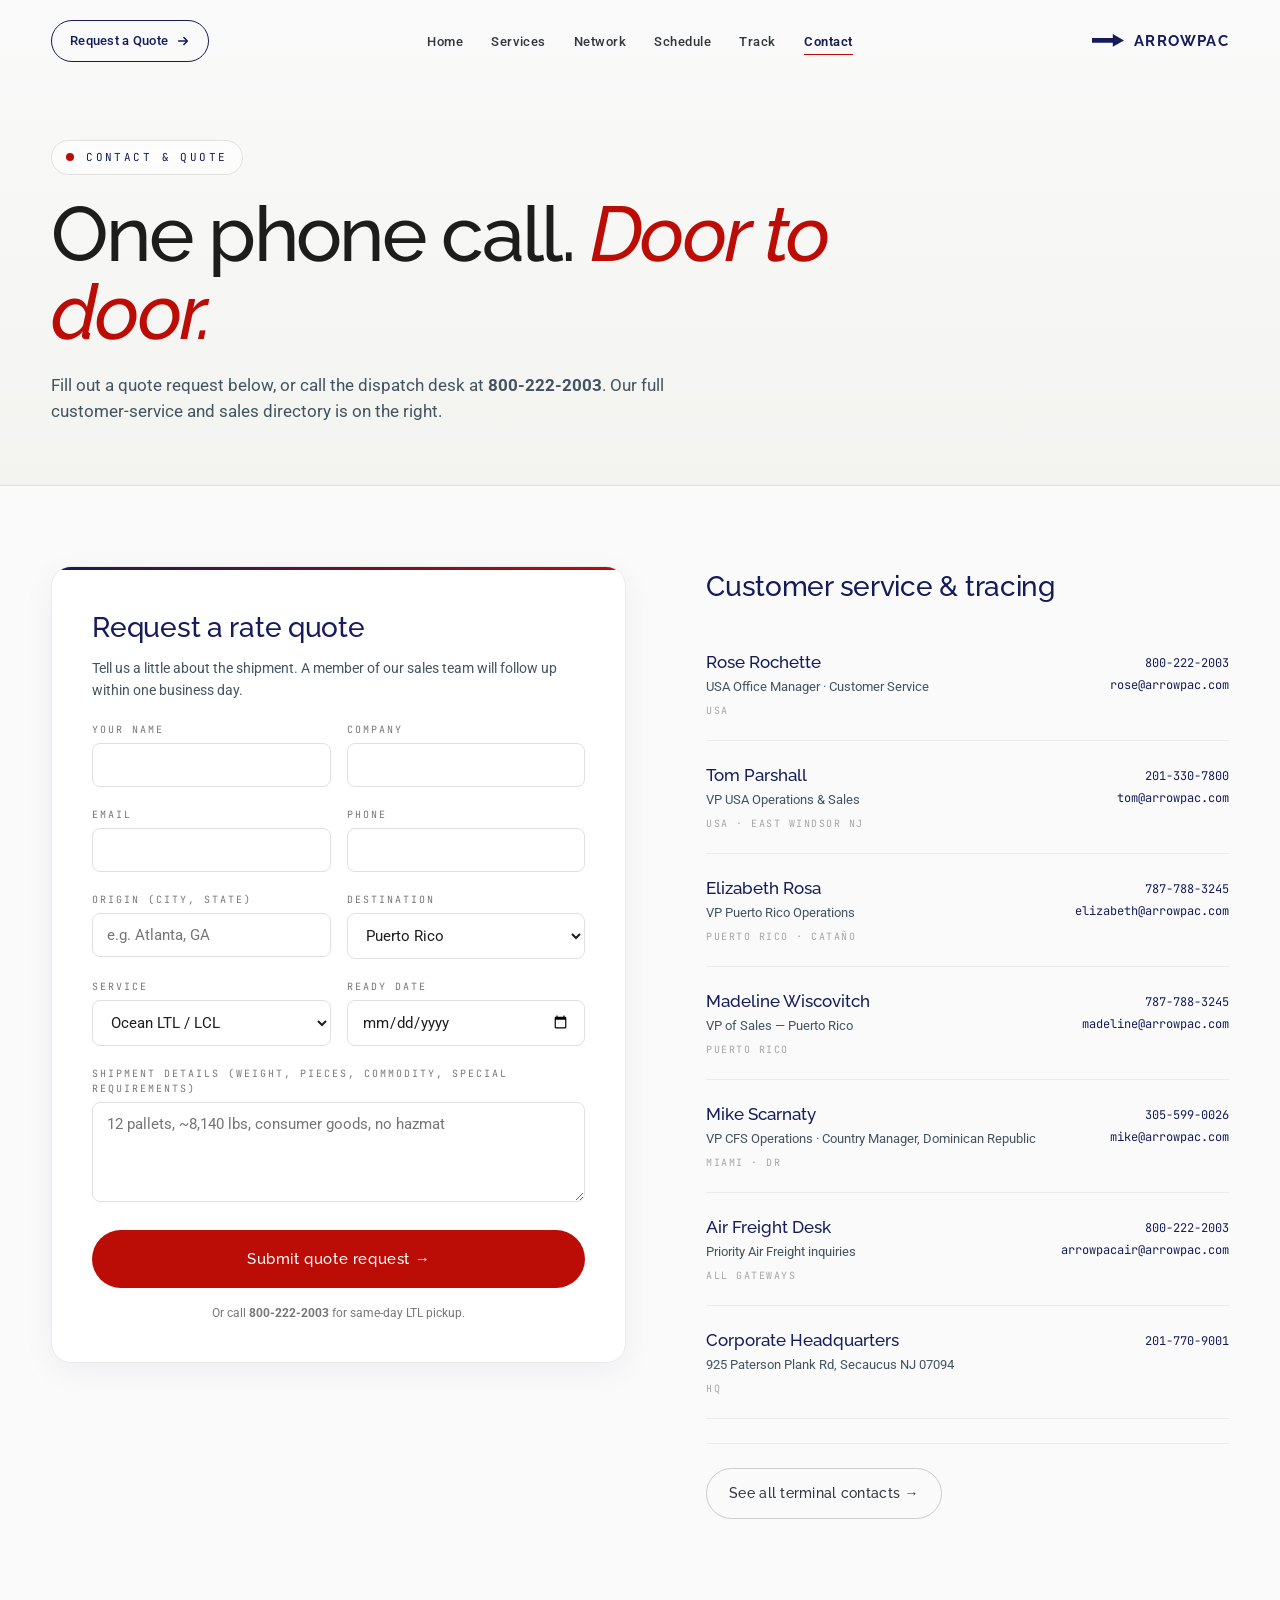
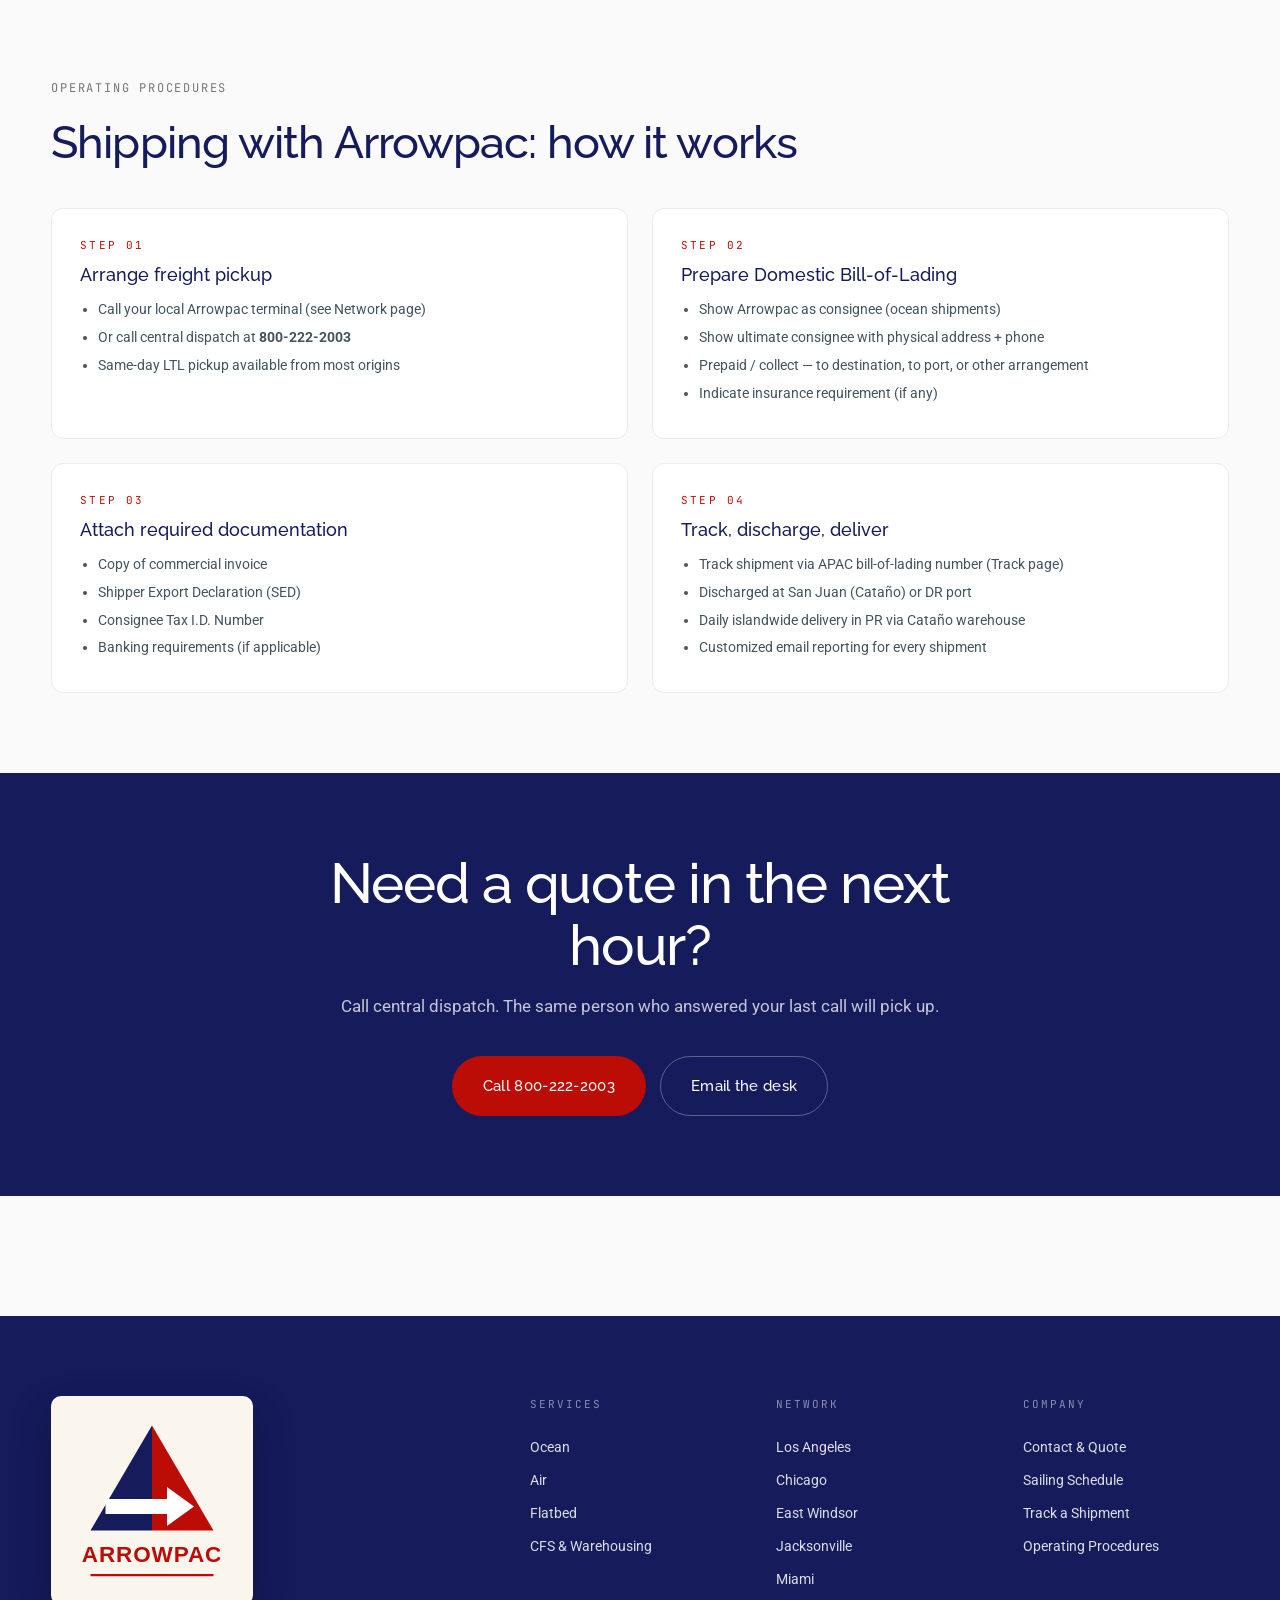
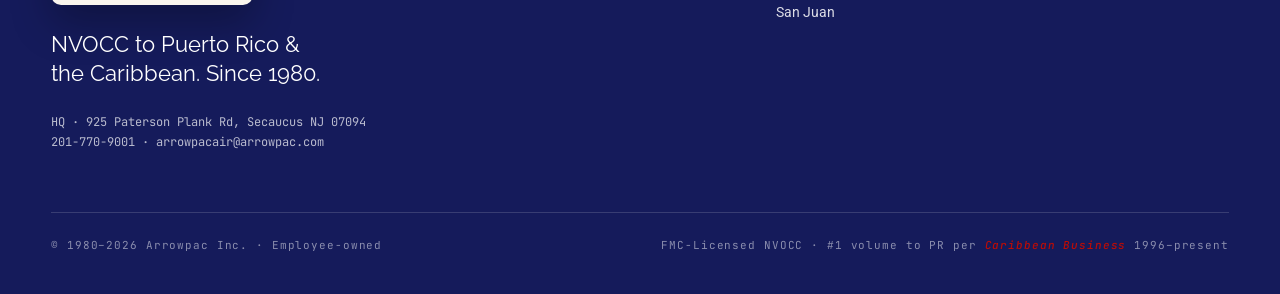
<file: pages/contact.html>
<!doctype html>
<html lang="en">
<head>
<meta charset="utf-8">
<meta name="viewport" content="width=device-width,initial-scale=1">
<title>Contact &amp; Request a Quote — Arrowpac</title>
<meta name="description" content="Request a rate quote from Arrowpac. Customer service directory, operating procedures, and full contact information for our 5 U.S. terminals and Puerto Rico office.">
<link rel="icon" type="image/svg+xml" href="../assets/arrowpac-logo.svg">
<link rel="preconnect" href="https://fonts.googleapis.com">
<link rel="preconnect" href="https://fonts.gstatic.com" crossorigin>
<link href="https://fonts.googleapis.com/css2?family=Raleway:wght@400;500;600;700;800&family=Roboto:wght@300;400;500;700&family=JetBrains+Mono:wght@400;500&display=swap" rel="stylesheet">
<link rel="stylesheet" href="_shared.css">
<link rel="stylesheet" href="_animations.css">
<style>
.contact-grid{ max-width: var(--container); margin: 0 auto; padding: 80px var(--pad); display:grid; grid-template-columns: 1.1fr 1fr; gap: 80px; align-items:start;}
@media (max-width: 960px){ .contact-grid{ grid-template-columns: 1fr; gap: 48px;} }

/* form */
.quote-form{ background:#fff; border:1px solid var(--ap-gray-200); border-radius: 20px; padding: 40px; box-shadow: 0 8px 32px rgba(21,27,91,0.05); position: relative; overflow: hidden;}
.quote-form::before{
  content: ""; position: absolute; top: 0; left: 0; right: 0; height: 3px;
  background: linear-gradient(90deg, var(--ap-primary), var(--ap-accent-red), var(--ap-primary));
  background-size: 200% 100%; animation: ap-shimmer 4s linear infinite;
}
.quote-form h2{ font-family: var(--display); font-weight:500; font-size: 28px; letter-spacing:-0.01em; color: var(--ap-primary);}
.quote-form p.desc{ color: var(--muted); font-size: 14px; margin-top: 8px; line-height: 1.6;}
.f-field{ margin-top: 20px; display: flex; flex-direction: column; gap: 6px;}
.f-field label{ font-family: var(--mono); font-size: 10px; letter-spacing: 0.2em; color: var(--ap-gray-600); text-transform: uppercase; transition: color .3s;}
.f-field input, .f-field select, .f-field textarea{
  font-family: var(--body); font-size: 15px; padding: 12px 14px;
  border: 1px solid var(--ap-gray-300); border-radius: 8px; background: #fff;
  color: var(--ink); transition: all .3s cubic-bezier(.2,.7,.2,1); outline: none;
}
.f-field input:focus, .f-field select:focus, .f-field textarea:focus{
  border-color: var(--ap-primary);
  box-shadow: 0 0 0 3px rgba(21,27,91,0.08), 0 8px 20px rgba(21,27,91,0.06);
  transform: translateY(-2px);
}
.f-field:focus-within label{ color: var(--ap-primary);}
.f-field textarea{ resize: vertical; min-height: 100px;}
.f-row{ display:grid; grid-template-columns: 1fr 1fr; gap: 16px;}
@media (max-width: 600px){ .f-row{ grid-template-columns: 1fr;} }
.f-submit{ margin-top: 28px;}
.f-submit button{ width: 100%; padding: 18px; background: var(--ap-accent-red); color:#fff; border: 0; border-radius: 999px; font-family: var(--display); font-weight: 500; font-size: 15px; letter-spacing: 0.04em; cursor: pointer; transition: all .3s cubic-bezier(.2,.7,.2,1); position: relative; overflow: hidden;}
.f-submit button::before{
  content: ""; position: absolute; inset: 0;
  background: linear-gradient(135deg, transparent 30%, rgba(255,255,255,0.25) 50%, transparent 70%);
  transform: translateX(-100%); transition: transform .7s cubic-bezier(.2,.7,.2,1);
}
.f-submit button:hover{ background: #e01a10; transform: translateY(-2px); box-shadow: 0 14px 30px rgba(188,12,6,0.35);}
.f-submit button:hover::before{ transform: translateX(100%);}
.f-submit button:active{ transform: translateY(0) scale(0.98);}
.f-fine{ margin-top: 16px; font-size: 12px; color: var(--ap-gray-600); text-align: center;}

/* directory */
.directory h2{ font-family: var(--display); font-weight:500; font-size: 28px; letter-spacing:-0.01em; color: var(--ap-primary); margin-bottom: 20px;}
.person{ padding: 22px 0; border-bottom: 1px solid var(--ap-gray-200); display:grid; grid-template-columns: 1fr auto; gap: 16px; align-items: start; transition: all .3s cubic-bezier(.2,.7,.2,1); position: relative;}
.person::before{
  content: ""; position: absolute; left: -20px; top: 50%; transform: translateY(-50%);
  width: 3px; height: 0; background: var(--ap-accent-red); border-radius: 2px;
  transition: height .4s cubic-bezier(.2,.7,.2,1);
}
.person:hover{ padding-left: 12px;}
.person:hover::before{ height: 60%;}
.person:hover .p-name{ color: var(--ap-accent-red);}
.p-name{ transition: color .3s;}
.person:last-child{ border-bottom: 0;}
.p-name{ font-family: var(--display); font-weight:500; font-size: 17px; color: var(--ap-primary);}
.p-title{ font-size: 13px; color: var(--muted); margin-top: 2px;}
.p-region{ font-family: var(--mono); font-size: 10px; letter-spacing: 0.15em; color: var(--ap-gray-500); text-transform: uppercase; margin-top: 6px;}
.p-contact{ text-align: right; font-family: var(--mono); font-size: 12px; color: var(--ap-gray-800);}
.p-contact a{ color: var(--ap-primary); display: block; margin-top: 4px;}
.p-contact a:hover{ color: var(--ap-accent-red);}
@media (max-width: 500px){ .person{ grid-template-columns: 1fr;} .p-contact{ text-align:left;} }

/* procedures */
.procedures{ max-width: var(--container); margin: 0 auto; padding: 80px var(--pad) 0;}
.procedures h2{ font-family: var(--display); font-weight:500; font-size: clamp(28px, 3.5vw, 48px); letter-spacing:-0.02em; color: var(--ap-primary);}
.procedures .sub{ font-family: var(--mono); font-size: 12px; color: var(--ap-gray-600); letter-spacing: 0.15em; text-transform: uppercase; margin-bottom: 12px;}
.proc-steps{ margin-top: 32px; display:grid; grid-template-columns: repeat(2, 1fr); gap: 24px;}
@media (max-width: 800px){ .proc-steps{ grid-template-columns: 1fr;} }
.proc{ background:#fff; border:1px solid var(--ap-gray-200); border-radius: 12px; padding: 28px; transition: all .4s cubic-bezier(.2,.7,.2,1); position: relative; overflow: hidden;}
.proc::before{
  content: ""; position: absolute; top: 0; left: 0; width: 0; height: 3px;
  background: linear-gradient(90deg, var(--ap-primary), var(--ap-accent-red));
  transition: width .5s cubic-bezier(.2,.7,.2,1);
}
.proc:hover{ transform: translateY(-6px); box-shadow: 0 20px 50px rgba(21,27,91,0.12); border-color: var(--ap-primary);}
.proc:hover::before{ width: 100%;}
.proc:hover .proc-num{ color: var(--ap-primary); letter-spacing: 0.25em;}
.proc-num{ font-family: var(--mono); font-size: 11px; letter-spacing: 0.2em; color: var(--ap-accent-red); transition: all .4s;}
.proc h3{ font-family: var(--display); font-weight:500; font-size: 18px; margin-top: 8px; color: var(--ap-primary); transition: color .3s;}
.proc:hover h3{ color: var(--ap-accent-red);}
.proc ul{ margin-top: 10px; padding-left: 18px; color: var(--muted); font-size: 14px; line-height: 1.7;}
.proc ul li{ margin-bottom: 4px;}
</style>
</head>
<body>

<nav id="nav" class="nav">
  <div class="nav-inner">
    <a href="../index.html" class="nav-mark"><span class="nav-mark-wordmark"><span class="ap-arrow"><svg viewBox="0 0 40 16" aria-hidden="true"><path d="M0 5 L26 5 L26 0 L40 8 L26 16 L26 11 L0 11 Z" fill="currentColor"/></svg></span>ARROWPAC</span></a>
    <ul class="nav-links">
      <li><a href="../index.html" data-nav="home">Home</a></li>
      <li><a href="services.html" data-nav="services">Services</a></li>
      <li><a href="network.html" data-nav="network">Network</a></li>
      <li><a href="schedule.html" data-nav="schedule">Schedule</a></li>
      <li><a href="../index.html#track" data-nav="track">Track</a></li>
      <li><a href="contact.html" data-nav="contact">Contact</a></li>
    </ul>
    <a href="contact.html" class="nav-cta"><span>Request a Quote</span><svg viewBox="0 0 16 16" aria-hidden="true" fill="none" stroke="currentColor" stroke-width="1.75" stroke-linecap="round" stroke-linejoin="round"><path d="M3 8h10M9 4l4 4-4 4"/></svg></a>
  </div>
</nav>

<header class="page-hero">
  <div class="page-hero-inner">
    <div class="page-eyebrow"><span class="dot"></span>CONTACT &amp; QUOTE</div>
    <h1 class="page-title" data-reveal="blur">One phone call. <em>Door to door.</em></h1>
    <p class="page-lede" data-reveal>Fill out a quote request below, or call the dispatch desk at <strong>800-222-2003</strong>. Our full customer-service and sales directory is on the right.</p>
  </div>
</header>

<div class="contact-grid">

  <!-- QUOTE FORM -->
  <form class="quote-form" id="quote-form" onsubmit="return submitQuote(event)" data-reveal="left">
    <h2>Request a rate quote</h2>
    <p class="desc">Tell us a little about the shipment. A member of our sales team will follow up within one business day.</p>

    <div class="f-row">
      <div class="f-field">
        <label for="f-name">Your name</label>
        <input id="f-name" type="text" required>
      </div>
      <div class="f-field">
        <label for="f-company">Company</label>
        <input id="f-company" type="text">
      </div>
    </div>

    <div class="f-row">
      <div class="f-field">
        <label for="f-email">Email</label>
        <input id="f-email" type="email" required>
      </div>
      <div class="f-field">
        <label for="f-phone">Phone</label>
        <input id="f-phone" type="tel">
      </div>
    </div>

    <div class="f-row">
      <div class="f-field">
        <label for="f-origin">Origin (City, State)</label>
        <input id="f-origin" type="text" placeholder="e.g. Atlanta, GA" required>
      </div>
      <div class="f-field">
        <label for="f-dest">Destination</label>
        <select id="f-dest">
          <option value="pr">Puerto Rico</option>
          <option value="dr">Dominican Republic</option>
          <option value="caribbean">Other Caribbean</option>
        </select>
      </div>
    </div>

    <div class="f-row">
      <div class="f-field">
        <label for="f-service">Service</label>
        <select id="f-service">
          <option>Ocean LTL / LCL</option>
          <option>Ocean FCL (Full Container)</option>
          <option>Air · Overnight</option>
          <option>Air · 2nd / 3rd Day</option>
          <option>Air · Deferred</option>
          <option>Flatbed / Oversized</option>
          <option>CFS / Consolidation</option>
          <option>Not sure — advise</option>
        </select>
      </div>
      <div class="f-field">
        <label for="f-date">Ready date</label>
        <input id="f-date" type="date">
      </div>
    </div>

    <div class="f-field">
      <label for="f-details">Shipment details (weight, pieces, commodity, special requirements)</label>
      <textarea id="f-details" placeholder="12 pallets, ~8,140 lbs, consumer goods, no hazmat"></textarea>
    </div>

    <div class="f-submit">
      <button type="submit">Submit quote request →</button>
      <p class="f-fine">Or call <strong>800-222-2003</strong> for same-day LTL pickup.</p>
    </div>
  </form>

  <!-- DIRECTORY -->
  <aside class="directory" data-reveal="right" data-stagger>
    <h2>Customer service &amp; tracing</h2>
    <div class="person" data-reveal>
      <div>
        <div class="p-name">Rose Rochette</div>
        <div class="p-title">USA Office Manager · Customer Service</div>
        <div class="p-region">USA</div>
      </div>
      <div class="p-contact">
        <a href="tel:8002222003">800-222-2003</a>
        <a href="mailto:rose@arrowpac.com">rose@arrowpac.com</a>
      </div>
    </div>
    <div class="person" data-reveal>
      <div>
        <div class="p-name">Tom Parshall</div>
        <div class="p-title">VP USA Operations &amp; Sales</div>
        <div class="p-region">USA · EAST WINDSOR NJ</div>
      </div>
      <div class="p-contact">
        <a href="tel:2013307800">201-330-7800</a>
        <a href="mailto:tom@arrowpac.com">tom@arrowpac.com</a>
      </div>
    </div>
    <div class="person" data-reveal>
      <div>
        <div class="p-name">Elizabeth Rosa</div>
        <div class="p-title">VP Puerto Rico Operations</div>
        <div class="p-region">PUERTO RICO · CATAÑO</div>
      </div>
      <div class="p-contact">
        <a href="tel:7877883245">787-788-3245</a>
        <a href="mailto:elizabeth@arrowpac.com">elizabeth@arrowpac.com</a>
      </div>
    </div>
    <div class="person" data-reveal>
      <div>
        <div class="p-name">Madeline Wiscovitch</div>
        <div class="p-title">VP of Sales — Puerto Rico</div>
        <div class="p-region">PUERTO RICO</div>
      </div>
      <div class="p-contact">
        <a href="tel:7877883245">787-788-3245</a>
        <a href="mailto:madeline@arrowpac.com">madeline@arrowpac.com</a>
      </div>
    </div>
    <div class="person" data-reveal>
      <div>
        <div class="p-name">Mike Scarnaty</div>
        <div class="p-title">VP CFS Operations · Country Manager, Dominican Republic</div>
        <div class="p-region">MIAMI · DR</div>
      </div>
      <div class="p-contact">
        <a href="tel:3055990026">305-599-0026</a>
        <a href="mailto:mike@arrowpac.com">mike@arrowpac.com</a>
      </div>
    </div>
    <div class="person" data-reveal>
      <div>
        <div class="p-name">Air Freight Desk</div>
        <div class="p-title">Priority Air Freight inquiries</div>
        <div class="p-region">ALL GATEWAYS</div>
      </div>
      <div class="p-contact">
        <a href="tel:8002222003">800-222-2003</a>
        <a href="mailto:arrowpacair@arrowpac.com">arrowpacair@arrowpac.com</a>
      </div>
    </div>
    <div class="person" data-reveal>
      <div>
        <div class="p-name">Corporate Headquarters</div>
        <div class="p-title">925 Paterson Plank Rd, Secaucus NJ 07094</div>
        <div class="p-region">HQ</div>
      </div>
      <div class="p-contact">
        <a href="tel:2017709001">201-770-9001</a>
      </div>
    </div>
    <div style="margin-top: 24px; padding-top: 24px; border-top: 1px solid var(--ap-gray-200);">
      <a class="btn btn-ghost" href="network.html">See all terminal contacts →</a>
    </div>
  </aside>

</div>

<!-- OPERATING PROCEDURES -->
<section class="procedures" id="procedures">
  <div class="sub">OPERATING PROCEDURES</div>
  <h2>Shipping with Arrowpac: how it works</h2>

  <div class="proc-steps" data-stagger>

    <article class="proc" data-reveal>
      <div class="proc-num">STEP 01</div>
      <h3>Arrange freight pickup</h3>
      <ul>
        <li>Call your local Arrowpac terminal (see Network page)</li>
        <li>Or call central dispatch at <strong>800-222-2003</strong></li>
        <li>Same-day LTL pickup available from most origins</li>
      </ul>
    </article>

    <article class="proc" data-reveal>
      <div class="proc-num">STEP 02</div>
      <h3>Prepare Domestic Bill-of-Lading</h3>
      <ul>
        <li>Show Arrowpac as consignee (ocean shipments)</li>
        <li>Show ultimate consignee with physical address + phone</li>
        <li>Prepaid / collect — to destination, to port, or other arrangement</li>
        <li>Indicate insurance requirement (if any)</li>
      </ul>
    </article>

    <article class="proc" data-reveal>
      <div class="proc-num">STEP 03</div>
      <h3>Attach required documentation</h3>
      <ul>
        <li>Copy of commercial invoice</li>
        <li>Shipper Export Declaration (SED)</li>
        <li>Consignee Tax I.D. Number</li>
        <li>Banking requirements (if applicable)</li>
      </ul>
    </article>

    <article class="proc" data-reveal>
      <div class="proc-num">STEP 04</div>
      <h3>Track, discharge, deliver</h3>
      <ul>
        <li>Track shipment via APAC bill-of-lading number (Track page)</li>
        <li>Discharged at San Juan (Cataño) or DR port</li>
        <li>Daily islandwide delivery in PR via Cataño warehouse</li>
        <li>Customized email reporting for every shipment</li>
      </ul>
    </article>

  </div>
</section>

<section class="cta-block">
  <h2>Need a quote in the next hour?</h2>
  <p>Call central dispatch. The same person who answered your last call will pick up.</p>
  <div class="btns">
    <a class="btn btn-red btn-lg" href="tel:8002222003">Call 800-222-2003</a>
    <a class="btn btn-ghost btn-lg" href="mailto:arrowpacair@arrowpac.com">Email the desk</a>
  </div>
</section>

<footer class="foot">
  <div class="foot-inner">
    <div class="foot-left">
      <div class="foot-badge"><img src="../assets/arrowpac-logo.svg" alt="Arrowpac" width="140" height="154"></div>
      <div class="foot-tag">NVOCC to Puerto Rico &amp; the Caribbean. Since 1980.</div>
      <div class="foot-hq">HQ · 925 Paterson Plank Rd, Secaucus NJ 07094<br>201-770-9001 · arrowpacair@arrowpac.com</div>
    </div>
    <div class="foot-cols">
      <div class="foot-col"><div class="foot-h">Services</div><a href="services.html#ocean">Ocean</a><a href="services.html#air">Air</a><a href="services.html#flatbed">Flatbed</a><a href="services.html#cfs">CFS &amp; Warehousing</a></div>
      <div class="foot-col"><div class="foot-h">Network</div><a href="network.html#la">Los Angeles</a><a href="network.html#chi">Chicago</a><a href="network.html#ew">East Windsor</a><a href="network.html#jax">Jacksonville</a><a href="network.html#mia">Miami</a><a href="network.html#sj">San Juan</a></div>
      <div class="foot-col"><div class="foot-h">Company</div><a href="contact.html">Contact &amp; Quote</a><a href="schedule.html">Sailing Schedule</a><a href="../index.html#track">Track a Shipment</a><a href="contact.html#procedures">Operating Procedures</a></div>
    </div>
  </div>
  <div class="foot-bot">
    <span>© 1980–2026 Arrowpac Inc. · Employee-owned</span>
    <span>FMC-Licensed NVOCC · #1 volume to PR per <em style="font-style:italic">Caribbean Business</em> 1996–present</span>
  </div>
</footer>

<script src="_animations.js"></script>
<script>
addEventListener('scroll', () => document.getElementById('nav').classList.toggle('scrolled', scrollY > 30), {passive:true});
document.querySelectorAll('[data-nav="contact"]').forEach(a => a.classList.add('active'));

/* quote form — UI only; wire to backend later */
function submitQuote(e){
  e.preventDefault();
  const btn = e.target.querySelector('button[type=submit]');
  btn.disabled = true;
  btn.textContent = 'Submitting...';
  btn.style.background = 'var(--ap-primary)';
  setTimeout(() => {
    btn.innerHTML = '<span style="margin-right:10px">✓</span> Quote request received — we will follow up shortly';
    btn.style.background = '#4a8a4a';
    btn.style.boxShadow = '0 10px 30px rgba(74,138,74,0.35)';
  }, 900);
  return false;
}
</script>
</body>
</html>
</file>
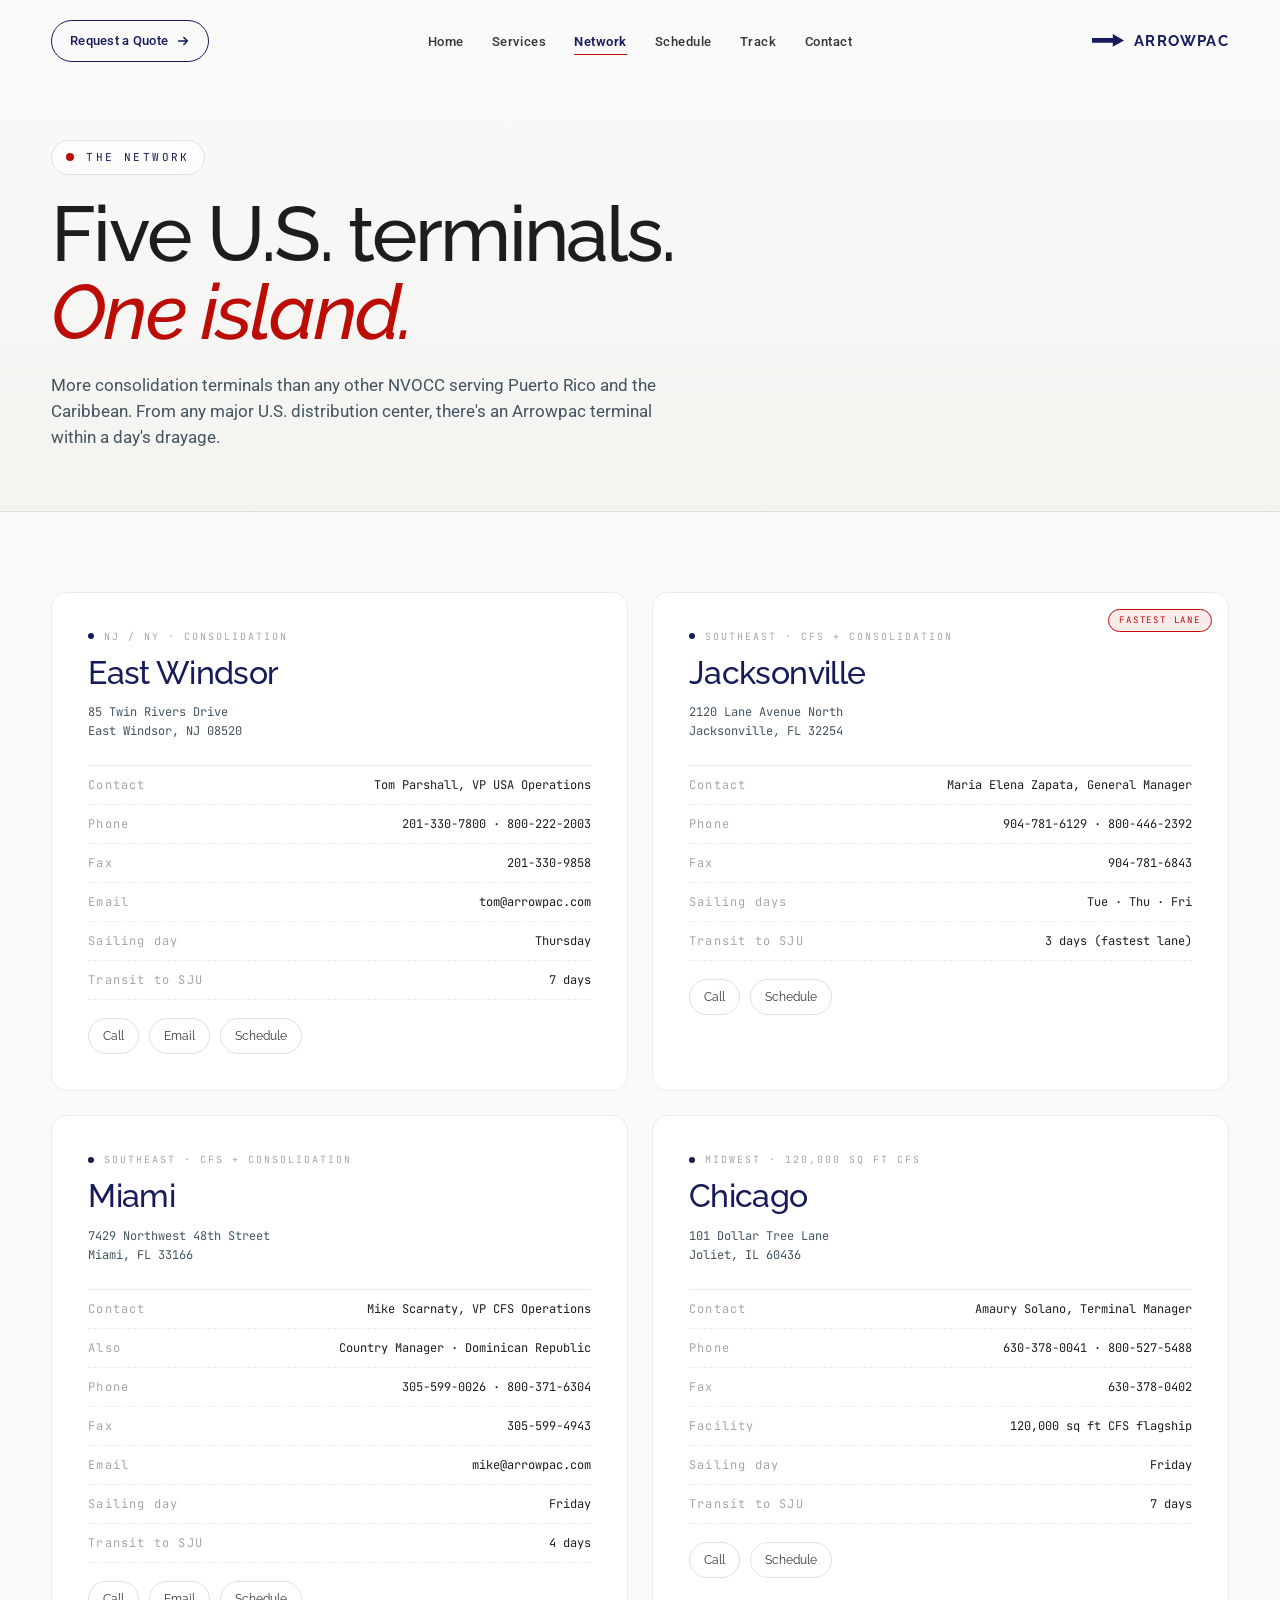
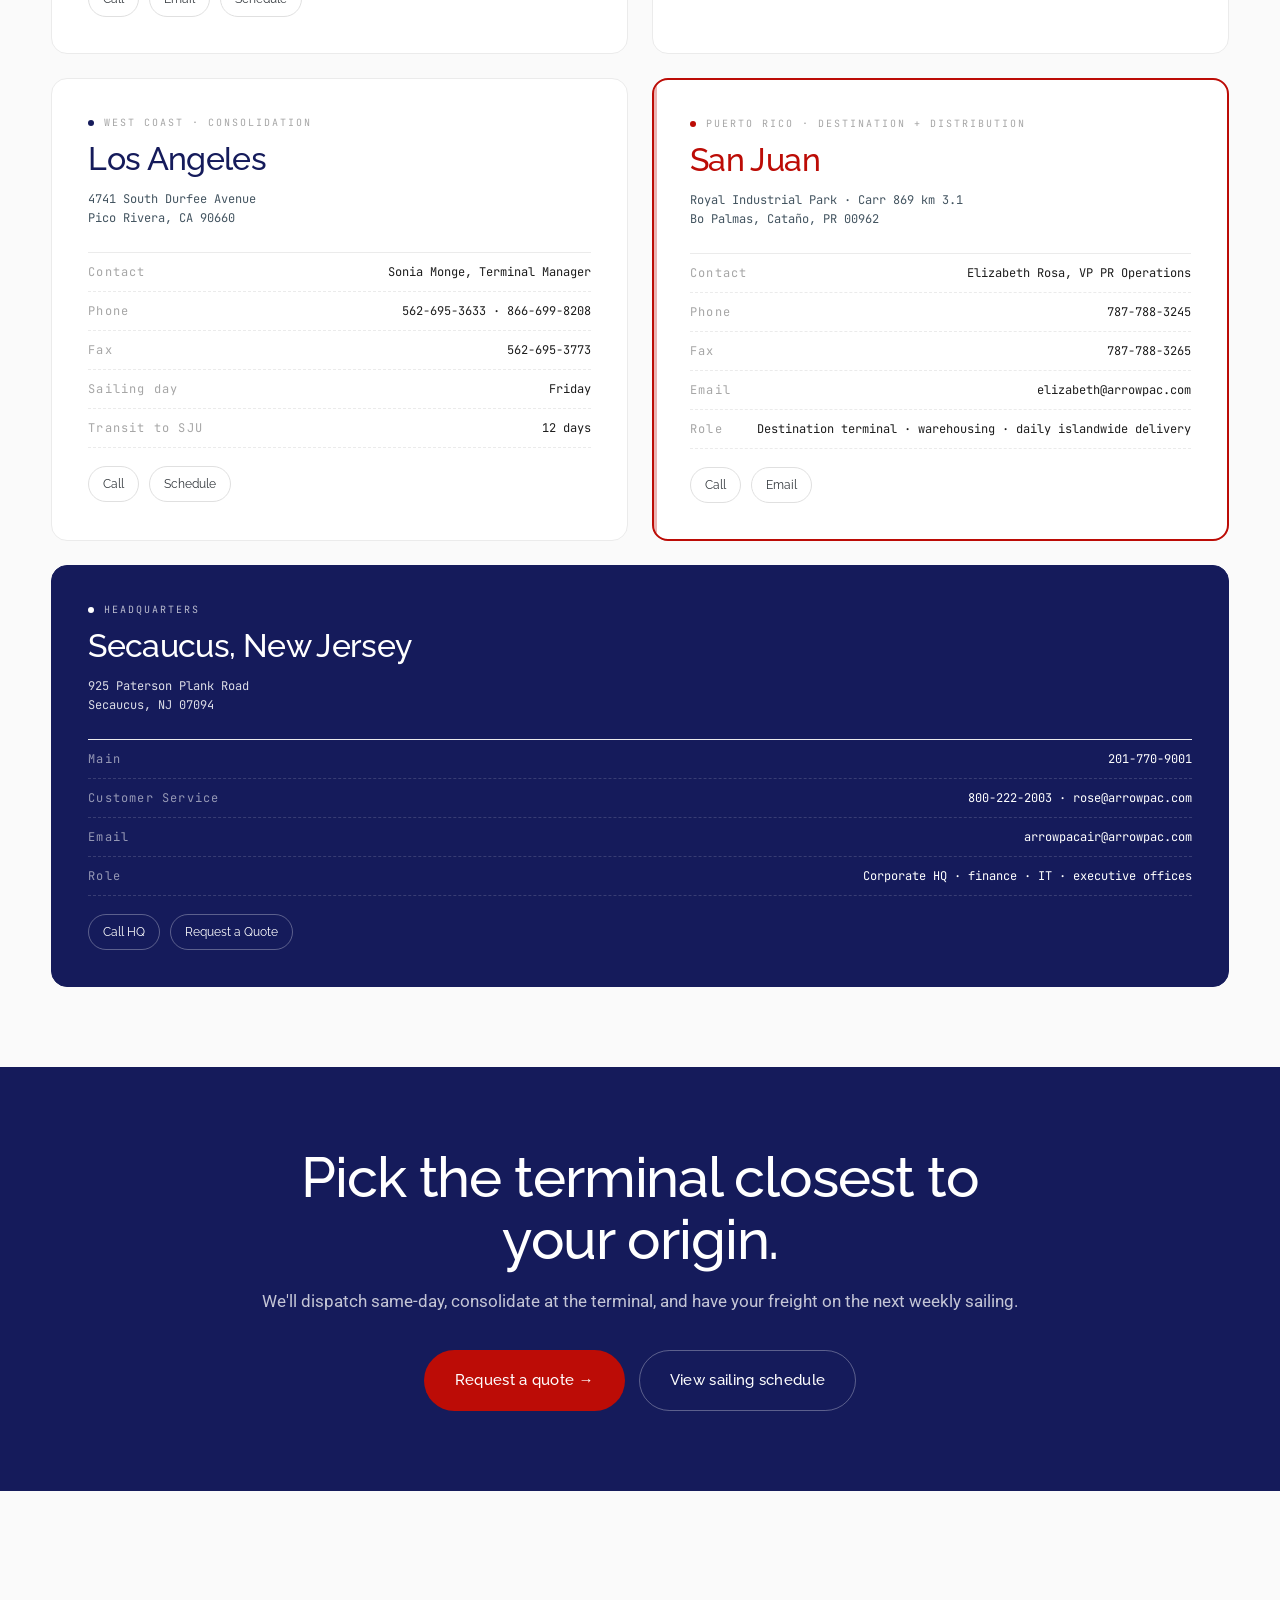
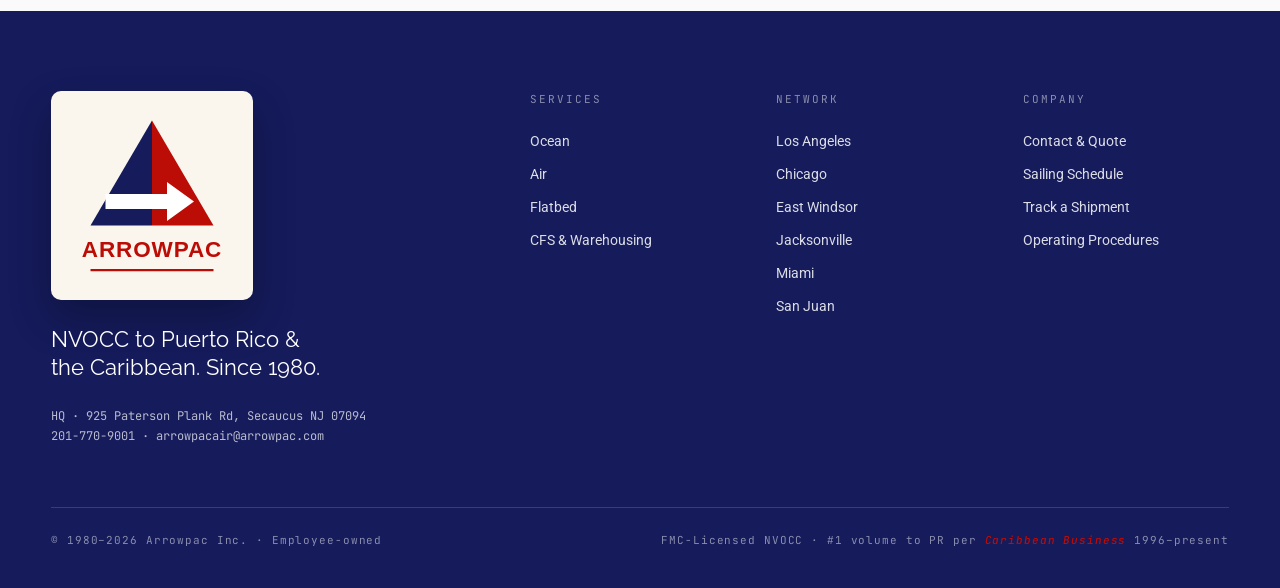
<file: pages/network.html>
<!doctype html>
<html lang="en">
<head>
<meta charset="utf-8">
<meta name="viewport" content="width=device-width,initial-scale=1">
<title>Network — Arrowpac</title>
<meta name="description" content="Arrowpac operates 5 U.S. consolidation terminals, 1 Puerto Rico distribution center, and headquarters in Secaucus NJ. Full terminal directory with contacts and sailing days.">
<link rel="icon" type="image/svg+xml" href="../assets/arrowpac-logo.svg">
<link rel="preconnect" href="https://fonts.googleapis.com">
<link rel="preconnect" href="https://fonts.gstatic.com" crossorigin>
<link href="https://fonts.googleapis.com/css2?family=Raleway:wght@400;500;600;700;800&family=Roboto:wght@300;400;500;700&family=JetBrains+Mono:wght@400;500&display=swap" rel="stylesheet">
<link rel="stylesheet" href="_shared.css">
<link rel="stylesheet" href="_animations.css">
<style>
.terminals-grid{ display:grid; grid-template-columns: repeat(2, 1fr); gap: 24px; max-width: var(--container); margin: 0 auto; padding: 80px var(--pad) 0;}
.terminal-card{
  background:#fff; border:1px solid var(--ap-gray-200); border-radius: 16px;
  padding: 36px; scroll-margin-top: 100px; transition: transform .35s cubic-bezier(.2,.7,.2,1), box-shadow .35s, border-color .35s;
  position: relative; overflow: hidden;
}
.terminal-card::before{
  content:""; position: absolute; left: 0; top: 0; width: 3px; height: 100%;
  background: linear-gradient(180deg, var(--ap-primary), var(--ap-accent-red));
  transform: scaleY(0); transform-origin: top; transition: transform .4s cubic-bezier(.2,.7,.2,1);
}
.terminal-card::after{
  content:""; position: absolute; top: -100%; right: -100%; width: 200%; height: 200%;
  background: radial-gradient(circle, rgba(188,12,6,0.06) 0%, transparent 50%);
  opacity: 0; transition: opacity .5s;
  pointer-events: none;
}
.terminal-card:hover{ transform: translateY(-6px); box-shadow: 0 20px 50px rgba(21,27,91,0.14); border-color: var(--ap-primary);}
.terminal-card:hover::before{ transform: scaleY(1);}
.terminal-card:hover::after{ opacity: 1;}
.terminal-card:hover h3{ color: var(--ap-accent-red);}
.terminal-card h3{ transition: color .35s;}
.terminal-card.hq{ background: var(--ap-primary); color:#fff; border-color: var(--ap-primary); grid-column: 1 / -1;}
.terminal-card.hq .term-eyebrow{ color: rgba(255,255,255,0.7);}
.terminal-card.hq h3{ color:#fff;}
.terminal-card.hq .term-addr{ color: rgba(255,255,255,0.85);}
.terminal-card.hq .term-row span:first-child{ color: rgba(255,255,255,0.55);}
.terminal-card.hq .term-row span:last-child{ color:#fff;}
.terminal-card.hq .term-row{ border-color: rgba(255,255,255,0.15);}
.terminal-card.dest{ border-color: var(--ap-accent-red); border-width:2px; position: relative;}
.terminal-card.dest::before{ background: var(--ap-accent-red); transform: scaleY(1); opacity: 0.3;}
.terminal-card.dest:hover::before{ opacity: 1;}

/* animated transit-time number */
.term-transit-num{ font-family: var(--display); font-weight: 500; color: var(--ap-primary); letter-spacing: -0.02em;}
.terminal-card.fast-lane .term-transit-num{ color: var(--ap-accent-red);}
.terminal-card.fast-lane{ position: relative;}
.terminal-card.fast-lane::after{
  content: "FASTEST LANE"; position: absolute; top: 16px; right: 16px;
  font-family: var(--mono); font-size: 9px; letter-spacing: 0.2em; color: var(--ap-accent-red);
  padding: 4px 10px; border: 1px solid var(--ap-accent-red); border-radius: 999px;
  background: rgba(188,12,6,0.08); animation: ap-pulse 2.5s ease-in-out infinite;
  opacity: 1; width: auto; height: auto; pointer-events: none;
}
.terminal-card.fast-lane:hover::after{ opacity: 1;}

/* hub number badge */
.term-eyebrow .dot.red{ background: var(--ap-accent-red); animation: ap-pulse 2s ease-in-out infinite;}
.term-eyebrow{ font-family: var(--mono); font-size: 10px; letter-spacing: 0.2em; color: var(--ap-gray-500); text-transform: uppercase; display:flex; align-items:center; gap: 10px;}
.term-eyebrow .dot{ width:6px; height:6px; border-radius:50%; background: var(--ap-primary);}
.term-eyebrow .dot.red{ background: var(--ap-accent-red);}
.terminal-card h3{ font-family: var(--display); font-weight:500; font-size: 32px; letter-spacing:-0.02em; margin-top: 12px; color: var(--ap-primary); line-height: 1.05;}
.terminal-card.dest h3{ color: var(--ap-accent-red);}
.term-addr{ font-family: var(--mono); font-size: 12px; color: var(--ap-gray-700); margin-top: 14px; line-height: 1.6;}
.term-rows{ margin-top: 24px; border-top: 1px solid var(--ap-gray-200);}
.term-row{ display:flex; justify-content:space-between; padding: 10px 0; font-family: var(--mono); font-size: 12px; border-bottom: 1px dashed var(--ap-gray-200); gap: 12px;}
.term-row span:first-child{ color: var(--ap-gray-500); letter-spacing: 0.1em;}
.term-row span:last-child{ color: var(--ink); text-align: right;}
.term-cta{ margin-top: 18px; display:flex; gap: 10px;}
.term-cta a{ font-family: var(--display); font-size: 12px; padding: 8px 14px; border-radius: 999px; border: 1px solid var(--ap-gray-300); color: var(--ap-gray-800);}
.term-cta a:hover{ border-color: var(--ap-primary); color: var(--ap-primary);}
.terminal-card.hq .term-cta a{ border-color: rgba(255,255,255,0.3); color:#fff;}
.terminal-card.hq .term-cta a:hover{ background: rgba(255,255,255,0.15); border-color: #fff;}
@media (max-width: 960px){ .terminals-grid{ grid-template-columns: 1fr;} }
</style>
</head>
<body>

<nav id="nav" class="nav">
  <div class="nav-inner">
    <a href="../index.html" class="nav-mark"><span class="nav-mark-wordmark"><span class="ap-arrow"><svg viewBox="0 0 40 16" aria-hidden="true"><path d="M0 5 L26 5 L26 0 L40 8 L26 16 L26 11 L0 11 Z" fill="currentColor"/></svg></span>ARROWPAC</span></a>
    <ul class="nav-links">
      <li><a href="../index.html" data-nav="home">Home</a></li>
      <li><a href="services.html" data-nav="services">Services</a></li>
      <li><a href="network.html" data-nav="network">Network</a></li>
      <li><a href="schedule.html" data-nav="schedule">Schedule</a></li>
      <li><a href="../index.html#track" data-nav="track">Track</a></li>
      <li><a href="contact.html" data-nav="contact">Contact</a></li>
    </ul>
    <a href="contact.html" class="nav-cta"><span>Request a Quote</span><svg viewBox="0 0 16 16" aria-hidden="true" fill="none" stroke="currentColor" stroke-width="1.75" stroke-linecap="round" stroke-linejoin="round"><path d="M3 8h10M9 4l4 4-4 4"/></svg></a>
  </div>
</nav>

<header class="page-hero">
  <div class="page-hero-inner">
    <div class="page-eyebrow"><span class="dot"></span>THE NETWORK</div>
    <h1 class="page-title" data-reveal="blur">Five U.S. terminals.<br><em>One island.</em></h1>
    <p class="page-lede" data-reveal>More consolidation terminals than any other NVOCC serving Puerto Rico and the Caribbean. From any major U.S. distribution center, there's an Arrowpac terminal within a day's drayage.</p>
  </div>
</header>

<div class="terminals-grid" data-stagger>

  <!-- EAST WINDSOR -->
  <article id="ew" class="terminal-card" data-reveal>
    <div class="term-eyebrow"><span class="dot"></span>NJ / NY · CONSOLIDATION</div>
    <h3>East Windsor</h3>
    <div class="term-addr">85 Twin Rivers Drive<br>East Windsor, NJ 08520</div>
    <div class="term-rows">
      <div class="term-row"><span>Contact</span><span>Tom Parshall, VP USA Operations</span></div>
      <div class="term-row"><span>Phone</span><span>201-330-7800 · 800-222-2003</span></div>
      <div class="term-row"><span>Fax</span><span>201-330-9858</span></div>
      <div class="term-row"><span>Email</span><span>tom@arrowpac.com</span></div>
      <div class="term-row"><span>Sailing day</span><span>Thursday</span></div>
      <div class="term-row"><span>Transit to SJU</span><span>7 days</span></div>
    </div>
    <div class="term-cta">
      <a href="tel:2013307800">Call</a>
      <a href="mailto:tom@arrowpac.com">Email</a>
      <a href="schedule.html">Schedule</a>
    </div>
  </article>

  <!-- JACKSONVILLE -->
  <article id="jax" class="terminal-card fast-lane" data-reveal>
    <div class="term-eyebrow"><span class="dot"></span>SOUTHEAST · CFS + CONSOLIDATION</div>
    <h3>Jacksonville</h3>
    <div class="term-addr">2120 Lane Avenue North<br>Jacksonville, FL 32254</div>
    <div class="term-rows">
      <div class="term-row"><span>Contact</span><span>Maria Elena Zapata, General Manager</span></div>
      <div class="term-row"><span>Phone</span><span>904-781-6129 · 800-446-2392</span></div>
      <div class="term-row"><span>Fax</span><span>904-781-6843</span></div>
      <div class="term-row"><span>Sailing days</span><span>Tue · Thu · Fri</span></div>
      <div class="term-row"><span>Transit to SJU</span><span>3 days (fastest lane)</span></div>
    </div>
    <div class="term-cta">
      <a href="tel:9047816129">Call</a>
      <a href="schedule.html">Schedule</a>
    </div>
  </article>

  <!-- MIAMI -->
  <article id="mia" class="terminal-card" data-reveal>
    <div class="term-eyebrow"><span class="dot"></span>SOUTHEAST · CFS + CONSOLIDATION</div>
    <h3>Miami</h3>
    <div class="term-addr">7429 Northwest 48th Street<br>Miami, FL 33166</div>
    <div class="term-rows">
      <div class="term-row"><span>Contact</span><span>Mike Scarnaty, VP CFS Operations</span></div>
      <div class="term-row"><span>Also</span><span>Country Manager · Dominican Republic</span></div>
      <div class="term-row"><span>Phone</span><span>305-599-0026 · 800-371-6304</span></div>
      <div class="term-row"><span>Fax</span><span>305-599-4943</span></div>
      <div class="term-row"><span>Email</span><span>mike@arrowpac.com</span></div>
      <div class="term-row"><span>Sailing day</span><span>Friday</span></div>
      <div class="term-row"><span>Transit to SJU</span><span>4 days</span></div>
    </div>
    <div class="term-cta">
      <a href="tel:3055990026">Call</a>
      <a href="mailto:mike@arrowpac.com">Email</a>
      <a href="schedule.html">Schedule</a>
    </div>
  </article>

  <!-- CHICAGO -->
  <article id="chi" class="terminal-card" data-reveal>
    <div class="term-eyebrow"><span class="dot"></span>MIDWEST · 120,000 SQ FT CFS</div>
    <h3>Chicago</h3>
    <div class="term-addr">101 Dollar Tree Lane<br>Joliet, IL 60436</div>
    <div class="term-rows">
      <div class="term-row"><span>Contact</span><span>Amaury Solano, Terminal Manager</span></div>
      <div class="term-row"><span>Phone</span><span>630-378-0041 · 800-527-5488</span></div>
      <div class="term-row"><span>Fax</span><span>630-378-0402</span></div>
      <div class="term-row"><span>Facility</span><span>120,000 sq ft CFS flagship</span></div>
      <div class="term-row"><span>Sailing day</span><span>Friday</span></div>
      <div class="term-row"><span>Transit to SJU</span><span>7 days</span></div>
    </div>
    <div class="term-cta">
      <a href="tel:6303780041">Call</a>
      <a href="schedule.html">Schedule</a>
    </div>
  </article>

  <!-- LOS ANGELES -->
  <article id="la" class="terminal-card" data-reveal>
    <div class="term-eyebrow"><span class="dot"></span>WEST COAST · CONSOLIDATION</div>
    <h3>Los Angeles</h3>
    <div class="term-addr">4741 South Durfee Avenue<br>Pico Rivera, CA 90660</div>
    <div class="term-rows">
      <div class="term-row"><span>Contact</span><span>Sonia Monge, Terminal Manager</span></div>
      <div class="term-row"><span>Phone</span><span>562-695-3633 · 866-699-8208</span></div>
      <div class="term-row"><span>Fax</span><span>562-695-3773</span></div>
      <div class="term-row"><span>Sailing day</span><span>Friday</span></div>
      <div class="term-row"><span>Transit to SJU</span><span>12 days</span></div>
    </div>
    <div class="term-cta">
      <a href="tel:5626953633">Call</a>
      <a href="schedule.html">Schedule</a>
    </div>
  </article>

  <!-- SAN JUAN -->
  <article id="sj" class="terminal-card dest" data-reveal>
    <div class="term-eyebrow"><span class="dot red"></span>PUERTO RICO · DESTINATION + DISTRIBUTION</div>
    <h3>San Juan</h3>
    <div class="term-addr">Royal Industrial Park · Carr 869 km 3.1<br>Bo Palmas, Cataño, PR 00962</div>
    <div class="term-rows">
      <div class="term-row"><span>Contact</span><span>Elizabeth Rosa, VP PR Operations</span></div>
      <div class="term-row"><span>Phone</span><span>787-788-3245</span></div>
      <div class="term-row"><span>Fax</span><span>787-788-3265</span></div>
      <div class="term-row"><span>Email</span><span>elizabeth@arrowpac.com</span></div>
      <div class="term-row"><span>Role</span><span>Destination terminal · warehousing · daily islandwide delivery</span></div>
    </div>
    <div class="term-cta">
      <a href="tel:7877883245">Call</a>
      <a href="mailto:elizabeth@arrowpac.com">Email</a>
    </div>
  </article>

  <!-- HQ -->
  <article class="terminal-card hq" data-reveal="scale">
    <div class="term-eyebrow"><span class="dot" style="background:#fff"></span>HEADQUARTERS</div>
    <h3>Secaucus, New Jersey</h3>
    <div class="term-addr">925 Paterson Plank Road<br>Secaucus, NJ 07094</div>
    <div class="term-rows">
      <div class="term-row"><span>Main</span><span>201-770-9001</span></div>
      <div class="term-row"><span>Customer Service</span><span>800-222-2003 · rose@arrowpac.com</span></div>
      <div class="term-row"><span>Email</span><span>arrowpacair@arrowpac.com</span></div>
      <div class="term-row"><span>Role</span><span>Corporate HQ · finance · IT · executive offices</span></div>
    </div>
    <div class="term-cta">
      <a href="tel:2017709001">Call HQ</a>
      <a href="contact.html">Request a Quote</a>
    </div>
  </article>

</div>

<section class="cta-block">
  <h2>Pick the terminal closest to your origin.</h2>
  <p>We'll dispatch same-day, consolidate at the terminal, and have your freight on the next weekly sailing.</p>
  <div class="btns">
    <a class="btn btn-red btn-lg" href="contact.html">Request a quote →</a>
    <a class="btn btn-ghost btn-lg" href="schedule.html">View sailing schedule</a>
  </div>
</section>

<footer class="foot">
  <div class="foot-inner">
    <div class="foot-left">
      <div class="foot-badge"><img src="../assets/arrowpac-logo.svg" alt="Arrowpac" width="140" height="154"></div>
      <div class="foot-tag">NVOCC to Puerto Rico &amp; the Caribbean. Since 1980.</div>
      <div class="foot-hq">HQ · 925 Paterson Plank Rd, Secaucus NJ 07094<br>201-770-9001 · arrowpacair@arrowpac.com</div>
    </div>
    <div class="foot-cols">
      <div class="foot-col"><div class="foot-h">Services</div><a href="services.html#ocean">Ocean</a><a href="services.html#air">Air</a><a href="services.html#flatbed">Flatbed</a><a href="services.html#cfs">CFS &amp; Warehousing</a></div>
      <div class="foot-col"><div class="foot-h">Network</div><a href="network.html#la">Los Angeles</a><a href="network.html#chi">Chicago</a><a href="network.html#ew">East Windsor</a><a href="network.html#jax">Jacksonville</a><a href="network.html#mia">Miami</a><a href="network.html#sj">San Juan</a></div>
      <div class="foot-col"><div class="foot-h">Company</div><a href="contact.html">Contact &amp; Quote</a><a href="schedule.html">Sailing Schedule</a><a href="../index.html#track">Track a Shipment</a><a href="contact.html#procedures">Operating Procedures</a></div>
    </div>
  </div>
  <div class="foot-bot">
    <span>© 1980–2026 Arrowpac Inc. · Employee-owned</span>
    <span>FMC-Licensed NVOCC · #1 volume to PR per <em style="font-style:italic">Caribbean Business</em> 1996–present</span>
  </div>
</footer>

<script src="_animations.js"></script>
<script>
addEventListener('scroll', () => document.getElementById('nav').classList.toggle('scrolled', scrollY > 30), {passive:true});
document.querySelectorAll('[data-nav="network"]').forEach(a => a.classList.add('active'));

/* terminal cards — magnetic subtle tilt on hover */
document.querySelectorAll('.terminal-card').forEach(card => {
  card.addEventListener('mousemove', (e) => {
    const rect = card.getBoundingClientRect();
    const mx = (e.clientX - rect.left) / rect.width - 0.5;
    const my = (e.clientY - rect.top) / rect.height - 0.5;
    card.style.transform = `translateY(-6px) rotateX(${-my * 4}deg) rotateY(${mx * 4}deg)`;
  });
  card.addEventListener('mouseleave', () => {
    card.style.transform = '';
  });
});

/* smooth scroll for anchor links */
document.querySelectorAll('a[href^="#"]').forEach(a => {
  a.addEventListener('click', e => {
    const id = a.getAttribute('href');
    if(id.length > 1){
      const el = document.querySelector(id);
      if(el){ e.preventDefault(); window.scrollTo({ top: el.getBoundingClientRect().top + scrollY - 80, behavior:'smooth' }); }
    }
  });
});
</script>
</body>
</html>
</file>
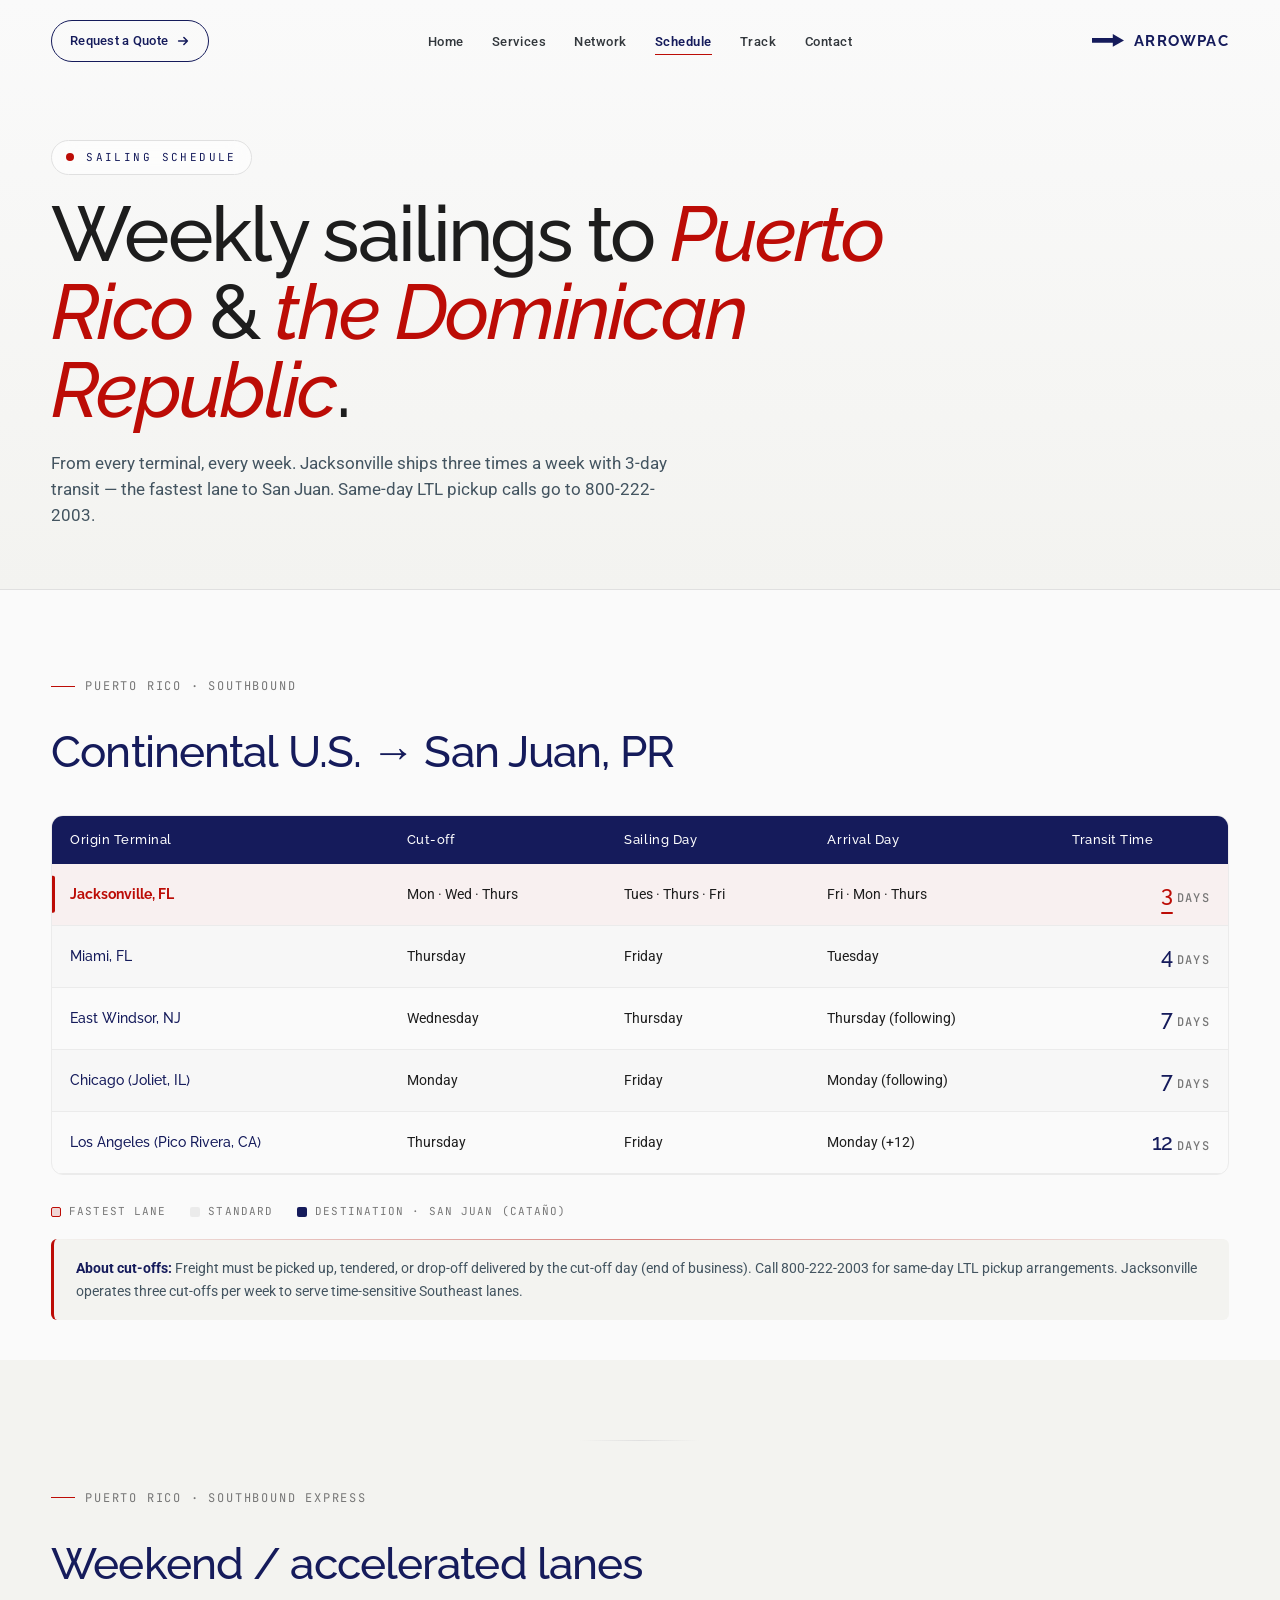
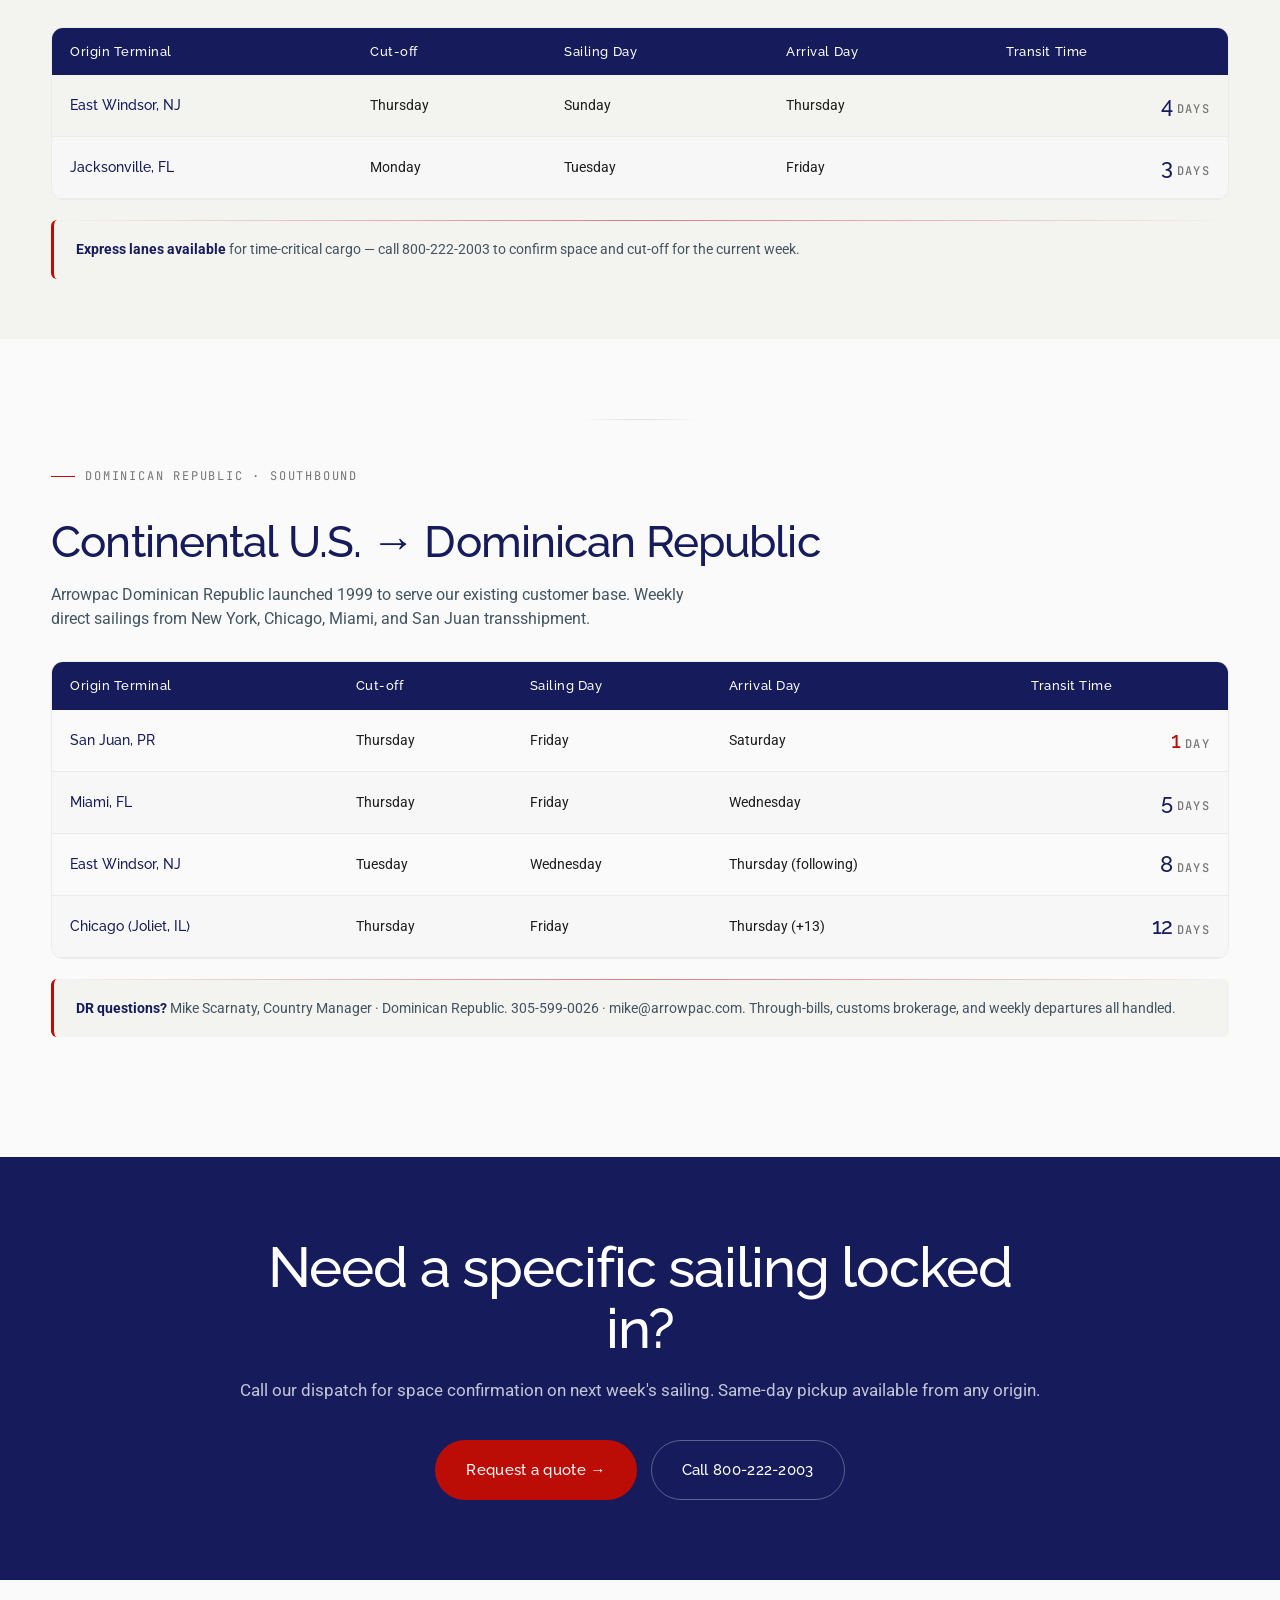
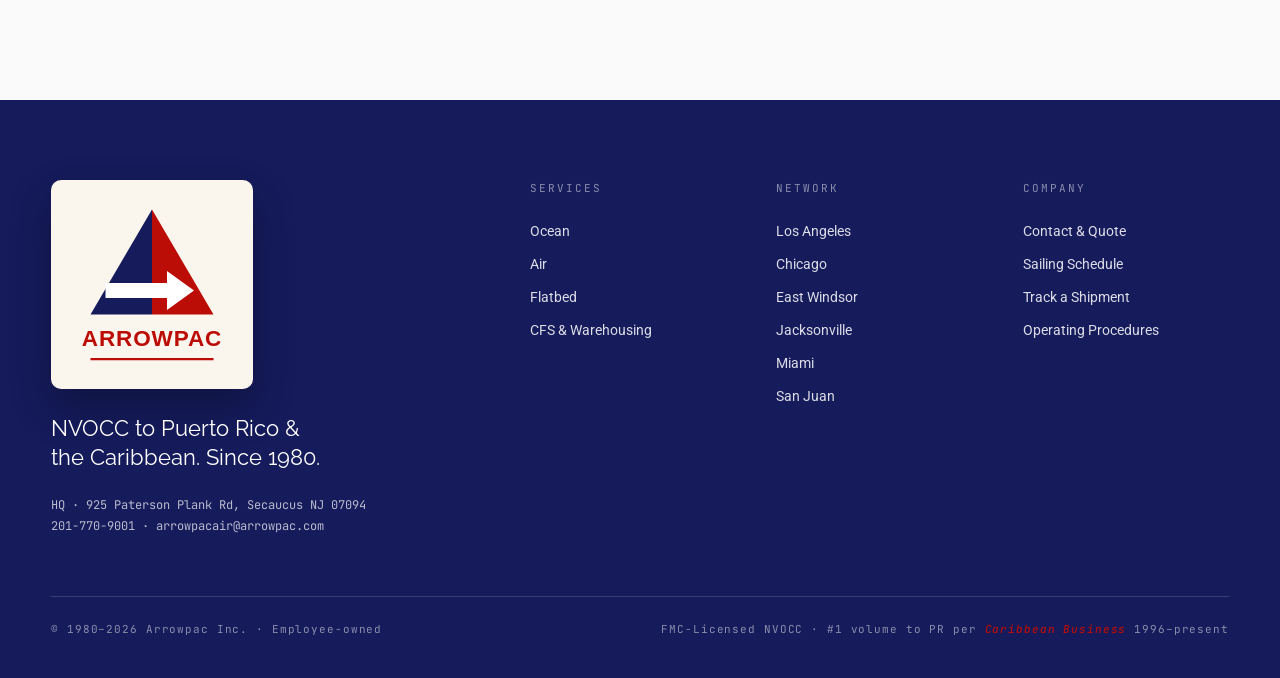
<file: pages/schedule.html>
<!doctype html>
<html lang="en">
<head>
<meta charset="utf-8">
<meta name="viewport" content="width=device-width,initial-scale=1">
<title>Sailing Schedule — Arrowpac</title>
<meta name="description" content="Weekly sailing schedule: Puerto Rico Southbound and Dominican Republic Southbound from Arrowpac's 5 U.S. consolidation terminals.">
<link rel="icon" type="image/svg+xml" href="../assets/arrowpac-logo.svg">
<link rel="preconnect" href="https://fonts.googleapis.com">
<link rel="preconnect" href="https://fonts.gstatic.com" crossorigin>
<link href="https://fonts.googleapis.com/css2?family=Raleway:wght@400;500;600;700;800&family=Roboto:wght@300;400;500;700&family=JetBrains+Mono:wght@400;500&display=swap" rel="stylesheet">
<link rel="stylesheet" href="_shared.css">
<link rel="stylesheet" href="_animations.css">
<style>
.schedule-block{ max-width: var(--container); margin: 0 auto; padding: 80px var(--pad) 40px;}
.schedule-block h2{ font-family: var(--display); font-weight:500; font-size: clamp(28px, 3.5vw, 44px); letter-spacing:-0.02em; color: var(--ap-primary); margin-bottom: 8px;}
.schedule-block .sub{ font-family: var(--mono); font-size: 12px; color: var(--ap-gray-600); letter-spacing: 0.15em; text-transform: uppercase; margin-bottom: 24px; display: inline-flex; align-items: center; gap: 10px;}
.schedule-block .sub::before{ content: ""; width: 24px; height: 1px; background: var(--ap-accent-red);}
.cutoff-note{ margin-top: 20px; padding: 18px 22px; background: var(--bg-alt); border-left: 3px solid var(--ap-accent-red); border-radius: 6px; font-size: 14px; color: var(--muted); line-height: 1.6; position: relative; overflow: hidden; transition: box-shadow .4s, transform .4s;}
.cutoff-note::before{ content: ""; position: absolute; top: 0; left: 0; right: 0; height: 1px; background: linear-gradient(90deg, transparent, var(--ap-accent-red), transparent); opacity: 0.5;}
.cutoff-note:hover{ box-shadow: 0 14px 30px rgba(21,27,91,0.08); transform: translateX(4px);}
.cutoff-note strong{ color: var(--ap-primary);}
.fast-row td.td-city{ color: var(--ap-accent-red); font-weight: 700;}
.fast-row{ background: rgba(188, 12, 6, 0.04) !important; position: relative;}
.fast-row td:first-child{ position: relative;}
.fast-row td:first-child::before{
  content: ""; position: absolute; left: 0; top: 50%; transform: translateY(-50%);
  width: 3px; height: 60%; background: var(--ap-accent-red); border-radius: 0 2px 2px 0;
  animation: ap-pulse 2s ease-in-out infinite;
}
.legend{ display:flex; gap: 24px; margin-top: 28px; font-family: var(--mono); font-size: 11px; color: var(--ap-gray-600); letter-spacing: 0.1em; flex-wrap: wrap;}
.legend .sw{ display:inline-block; width: 10px; height: 10px; border-radius: 2px; margin-right: 8px; vertical-align: middle;}

/* animated days badge — the big number in each transit cell */
.days-badge{
  display: inline-flex; align-items: baseline; gap: 4px;
  font-family: var(--display); font-weight: 500; color: var(--ap-primary); letter-spacing: -0.02em;
}
.days-badge .n{ font-size: 22px;}
.days-badge .u{ font-size: 12px; font-family: var(--mono); color: var(--ap-gray-600); letter-spacing: 0.1em; text-transform: uppercase;}
.fast-row .days-badge{ color: var(--ap-accent-red);}
.fast-row .days-badge .n{ position: relative;}
.fast-row .days-badge .n::after{
  content: ""; position: absolute; bottom: -3px; left: 0; right: 0; height: 2px;
  background: var(--ap-accent-red); border-radius: 2px;
  animation: ap-pulse 2s ease-in-out infinite;
}

/* table row hover lift */
.ap-table tbody tr{ transition: background .25s, transform .25s, box-shadow .25s;}
.ap-table tbody tr:hover{ transform: translateX(4px);}

/* section-title fade-in stagger */
.schedule-block h2{ transition: color .3s;}
.schedule-block:hover h2{ color: var(--ap-accent-red);}

/* divider between sections */
.schedule-block + .schedule-block::before{
  content: ""; display: block; width: 120px; height: 1px;
  background: linear-gradient(90deg, transparent, var(--ap-gray-300), transparent);
  margin: 0 auto 40px;
}
</style>
</head>
<body>

<nav id="nav" class="nav">
  <div class="nav-inner">
    <a href="../index.html" class="nav-mark"><span class="nav-mark-wordmark"><span class="ap-arrow"><svg viewBox="0 0 40 16" aria-hidden="true"><path d="M0 5 L26 5 L26 0 L40 8 L26 16 L26 11 L0 11 Z" fill="currentColor"/></svg></span>ARROWPAC</span></a>
    <ul class="nav-links">
      <li><a href="../index.html" data-nav="home">Home</a></li>
      <li><a href="services.html" data-nav="services">Services</a></li>
      <li><a href="network.html" data-nav="network">Network</a></li>
      <li><a href="schedule.html" data-nav="schedule">Schedule</a></li>
      <li><a href="../index.html#track" data-nav="track">Track</a></li>
      <li><a href="contact.html" data-nav="contact">Contact</a></li>
    </ul>
    <a href="contact.html" class="nav-cta"><span>Request a Quote</span><svg viewBox="0 0 16 16" aria-hidden="true" fill="none" stroke="currentColor" stroke-width="1.75" stroke-linecap="round" stroke-linejoin="round"><path d="M3 8h10M9 4l4 4-4 4"/></svg></a>
  </div>
</nav>

<header class="page-hero">
  <div class="page-hero-inner">
    <div class="page-eyebrow"><span class="dot"></span>SAILING SCHEDULE</div>
    <h1 class="page-title" data-reveal="blur">Weekly sailings to <em>Puerto Rico</em> &amp; <em>the Dominican Republic</em>.</h1>
    <p class="page-lede" data-reveal>From every terminal, every week. Jacksonville ships three times a week with 3-day transit — the fastest lane to San Juan. Same-day LTL pickup calls go to 800-222-2003.</p>
  </div>
</header>

<!-- PUERTO RICO SOUTHBOUND -->
<section class="schedule-block" id="pr-southbound" data-reveal>
  <div class="sub">PUERTO RICO · SOUTHBOUND</div>
  <h2>Continental U.S. → San Juan, PR</h2>
  <div class="table-wrap">
    <table class="ap-table">
      <thead>
        <tr>
          <th>Origin Terminal</th>
          <th>Cut-off</th>
          <th>Sailing Day</th>
          <th>Arrival Day</th>
          <th class="td-num">Transit Time</th>
        </tr>
      </thead>
      <tbody>
        <tr class="fast-row">
          <td class="td-city">Jacksonville, FL</td>
          <td>Mon · Wed · Thurs</td>
          <td>Tues · Thurs · Fri</td>
          <td>Fri · Mon · Thurs</td>
          <td class="td-num"><span class="days-badge"><span class="n">3</span> <span class="u">days</span></span></td>
        </tr>
        <tr>
          <td class="td-city">Miami, FL</td>
          <td>Thursday</td>
          <td>Friday</td>
          <td>Tuesday</td>
          <td class="td-num"><span class="days-badge"><span class="n">4</span> <span class="u">days</span></span></td>
        </tr>
        <tr>
          <td class="td-city">East Windsor, NJ</td>
          <td>Wednesday</td>
          <td>Thursday</td>
          <td>Thursday (following)</td>
          <td class="td-num"><span class="days-badge"><span class="n">7</span> <span class="u">days</span></span></td>
        </tr>
        <tr>
          <td class="td-city">Chicago (Joliet, IL)</td>
          <td>Monday</td>
          <td>Friday</td>
          <td>Monday (following)</td>
          <td class="td-num"><span class="days-badge"><span class="n">7</span> <span class="u">days</span></span></td>
        </tr>
        <tr>
          <td class="td-city">Los Angeles (Pico Rivera, CA)</td>
          <td>Thursday</td>
          <td>Friday</td>
          <td>Monday (+12)</td>
          <td class="td-num"><span class="days-badge"><span class="n">12</span> <span class="u">days</span></span></td>
        </tr>
      </tbody>
    </table>
  </div>
  <div class="legend">
    <span><span class="sw" style="background: rgba(188,12,6,0.15); border:1px solid var(--ap-accent-red)"></span>FASTEST LANE</span>
    <span><span class="sw" style="background: var(--ap-gray-200)"></span>STANDARD</span>
    <span><span class="sw" style="background: var(--ap-primary)"></span>DESTINATION · SAN JUAN (CATAÑO)</span>
  </div>
  <div class="cutoff-note">
    <strong>About cut-offs:</strong> Freight must be picked up, tendered, or drop-off delivered by the cut-off day (end of business). Call 800-222-2003 for same-day LTL pickup arrangements. Jacksonville operates three cut-offs per week to serve time-sensitive Southeast lanes.
  </div>
</section>

<!-- PUERTO RICO SOUTHBOUND - EXPRESS -->
<section class="schedule-block" id="pr-express" style="background: var(--bg-alt); max-width: none; padding: 80px var(--pad) 60px;" data-reveal>
  <div style="max-width: var(--container); margin: 0 auto;">
    <div class="sub">PUERTO RICO · SOUTHBOUND EXPRESS</div>
    <h2>Weekend / accelerated lanes</h2>
    <div class="table-wrap">
      <table class="ap-table">
        <thead>
          <tr>
            <th>Origin Terminal</th>
            <th>Cut-off</th>
            <th>Sailing Day</th>
            <th>Arrival Day</th>
            <th class="td-num">Transit Time</th>
          </tr>
        </thead>
        <tbody>
          <tr>
            <td class="td-city">East Windsor, NJ</td>
            <td>Thursday</td>
            <td>Sunday</td>
            <td>Thursday</td>
            <td class="td-num"><span class="days-badge"><span class="n">4</span> <span class="u">days</span></span></td>
          </tr>
          <tr>
            <td class="td-city">Jacksonville, FL</td>
            <td>Monday</td>
            <td>Tuesday</td>
            <td>Friday</td>
            <td class="td-num"><span class="days-badge"><span class="n">3</span> <span class="u">days</span></span></td>
          </tr>
        </tbody>
      </table>
    </div>
    <div class="cutoff-note">
      <strong>Express lanes available</strong> for time-critical cargo — call 800-222-2003 to confirm space and cut-off for the current week.
    </div>
  </div>
</section>

<!-- DOMINICAN REPUBLIC SOUTHBOUND -->
<section class="schedule-block" id="dr-southbound" data-reveal>
  <div class="sub">DOMINICAN REPUBLIC · SOUTHBOUND</div>
  <h2>Continental U.S. → Dominican Republic</h2>
  <p style="color: var(--muted); margin-bottom: 10px; max-width: 72ch;">Arrowpac Dominican Republic launched 1999 to serve our existing customer base. Weekly direct sailings from New York, Chicago, Miami, and San Juan transshipment.</p>
  <div class="table-wrap">
    <table class="ap-table">
      <thead>
        <tr>
          <th>Origin Terminal</th>
          <th>Cut-off</th>
          <th>Sailing Day</th>
          <th>Arrival Day</th>
          <th class="td-num">Transit Time</th>
        </tr>
      </thead>
      <tbody>
        <tr>
          <td class="td-city">San Juan, PR</td>
          <td>Thursday</td>
          <td>Friday</td>
          <td>Saturday</td>
          <td class="td-num"><span class="days-badge"><span class="n" style="color:var(--ap-accent-red)">1</span> <span class="u">day</span></span></td>
        </tr>
        <tr>
          <td class="td-city">Miami, FL</td>
          <td>Thursday</td>
          <td>Friday</td>
          <td>Wednesday</td>
          <td class="td-num"><span class="days-badge"><span class="n">5</span> <span class="u">days</span></span></td>
        </tr>
        <tr>
          <td class="td-city">East Windsor, NJ</td>
          <td>Tuesday</td>
          <td>Wednesday</td>
          <td>Thursday (following)</td>
          <td class="td-num"><span class="days-badge"><span class="n">8</span> <span class="u">days</span></span></td>
        </tr>
        <tr>
          <td class="td-city">Chicago (Joliet, IL)</td>
          <td>Thursday</td>
          <td>Friday</td>
          <td>Thursday (+13)</td>
          <td class="td-num"><span class="days-badge"><span class="n">13</span> <span class="u">days</span></span></td>
        </tr>
      </tbody>
    </table>
  </div>
  <div class="cutoff-note">
    <strong>DR questions?</strong> Mike Scarnaty, Country Manager · Dominican Republic. 305-599-0026 · mike@arrowpac.com. Through-bills, customs brokerage, and weekly departures all handled.
  </div>
</section>

<section class="cta-block">
  <h2>Need a specific sailing locked in?</h2>
  <p>Call our dispatch for space confirmation on next week's sailing. Same-day pickup available from any origin.</p>
  <div class="btns">
    <a class="btn btn-red btn-lg" href="contact.html">Request a quote →</a>
    <a class="btn btn-ghost btn-lg" href="tel:8002222003">Call 800-222-2003</a>
  </div>
</section>

<footer class="foot">
  <div class="foot-inner">
    <div class="foot-left">
      <div class="foot-badge"><img src="../assets/arrowpac-logo.svg" alt="Arrowpac" width="140" height="154"></div>
      <div class="foot-tag">NVOCC to Puerto Rico &amp; the Caribbean. Since 1980.</div>
      <div class="foot-hq">HQ · 925 Paterson Plank Rd, Secaucus NJ 07094<br>201-770-9001 · arrowpacair@arrowpac.com</div>
    </div>
    <div class="foot-cols">
      <div class="foot-col"><div class="foot-h">Services</div><a href="services.html#ocean">Ocean</a><a href="services.html#air">Air</a><a href="services.html#flatbed">Flatbed</a><a href="services.html#cfs">CFS &amp; Warehousing</a></div>
      <div class="foot-col"><div class="foot-h">Network</div><a href="network.html#la">Los Angeles</a><a href="network.html#chi">Chicago</a><a href="network.html#ew">East Windsor</a><a href="network.html#jax">Jacksonville</a><a href="network.html#mia">Miami</a><a href="network.html#sj">San Juan</a></div>
      <div class="foot-col"><div class="foot-h">Company</div><a href="contact.html">Contact &amp; Quote</a><a href="schedule.html">Sailing Schedule</a><a href="../index.html#track">Track a Shipment</a><a href="contact.html#procedures">Operating Procedures</a></div>
    </div>
  </div>
  <div class="foot-bot">
    <span>© 1980–2026 Arrowpac Inc. · Employee-owned</span>
    <span>FMC-Licensed NVOCC · #1 volume to PR per <em style="font-style:italic">Caribbean Business</em> 1996–present</span>
  </div>
</footer>

<script src="_animations.js"></script>
<script>
addEventListener('scroll', () => document.getElementById('nav').classList.toggle('scrolled', scrollY > 30), {passive:true});
document.querySelectorAll('[data-nav="schedule"]').forEach(a => a.classList.add('active'));

/* count-up the days numbers when each table enters viewport */
const daysObs = new IntersectionObserver((entries) => {
  entries.forEach(e => {
    if(e.isIntersecting){
      e.target.querySelectorAll('.days-badge .n').forEach((el, i) => {
        const target = parseInt(el.textContent, 10);
        if(isNaN(target)) return;
        const start = performance.now();
        const duration = 900 + i * 80;
        const t0 = target;
        function tick(t){
          const p = Math.min(1, (t - start) / duration);
          const eased = 1 - Math.pow(1 - p, 3);
          el.textContent = Math.round(t0 * eased);
          if(p < 1) requestAnimationFrame(tick);
        }
        el.textContent = '0';
        setTimeout(() => requestAnimationFrame(tick), i * 60);
      });
      daysObs.unobserve(e.target);
    }
  });
}, { threshold: 0.3 });
document.querySelectorAll('.ap-table').forEach(t => daysObs.observe(t));
</script>
</body>
</html>
</file>
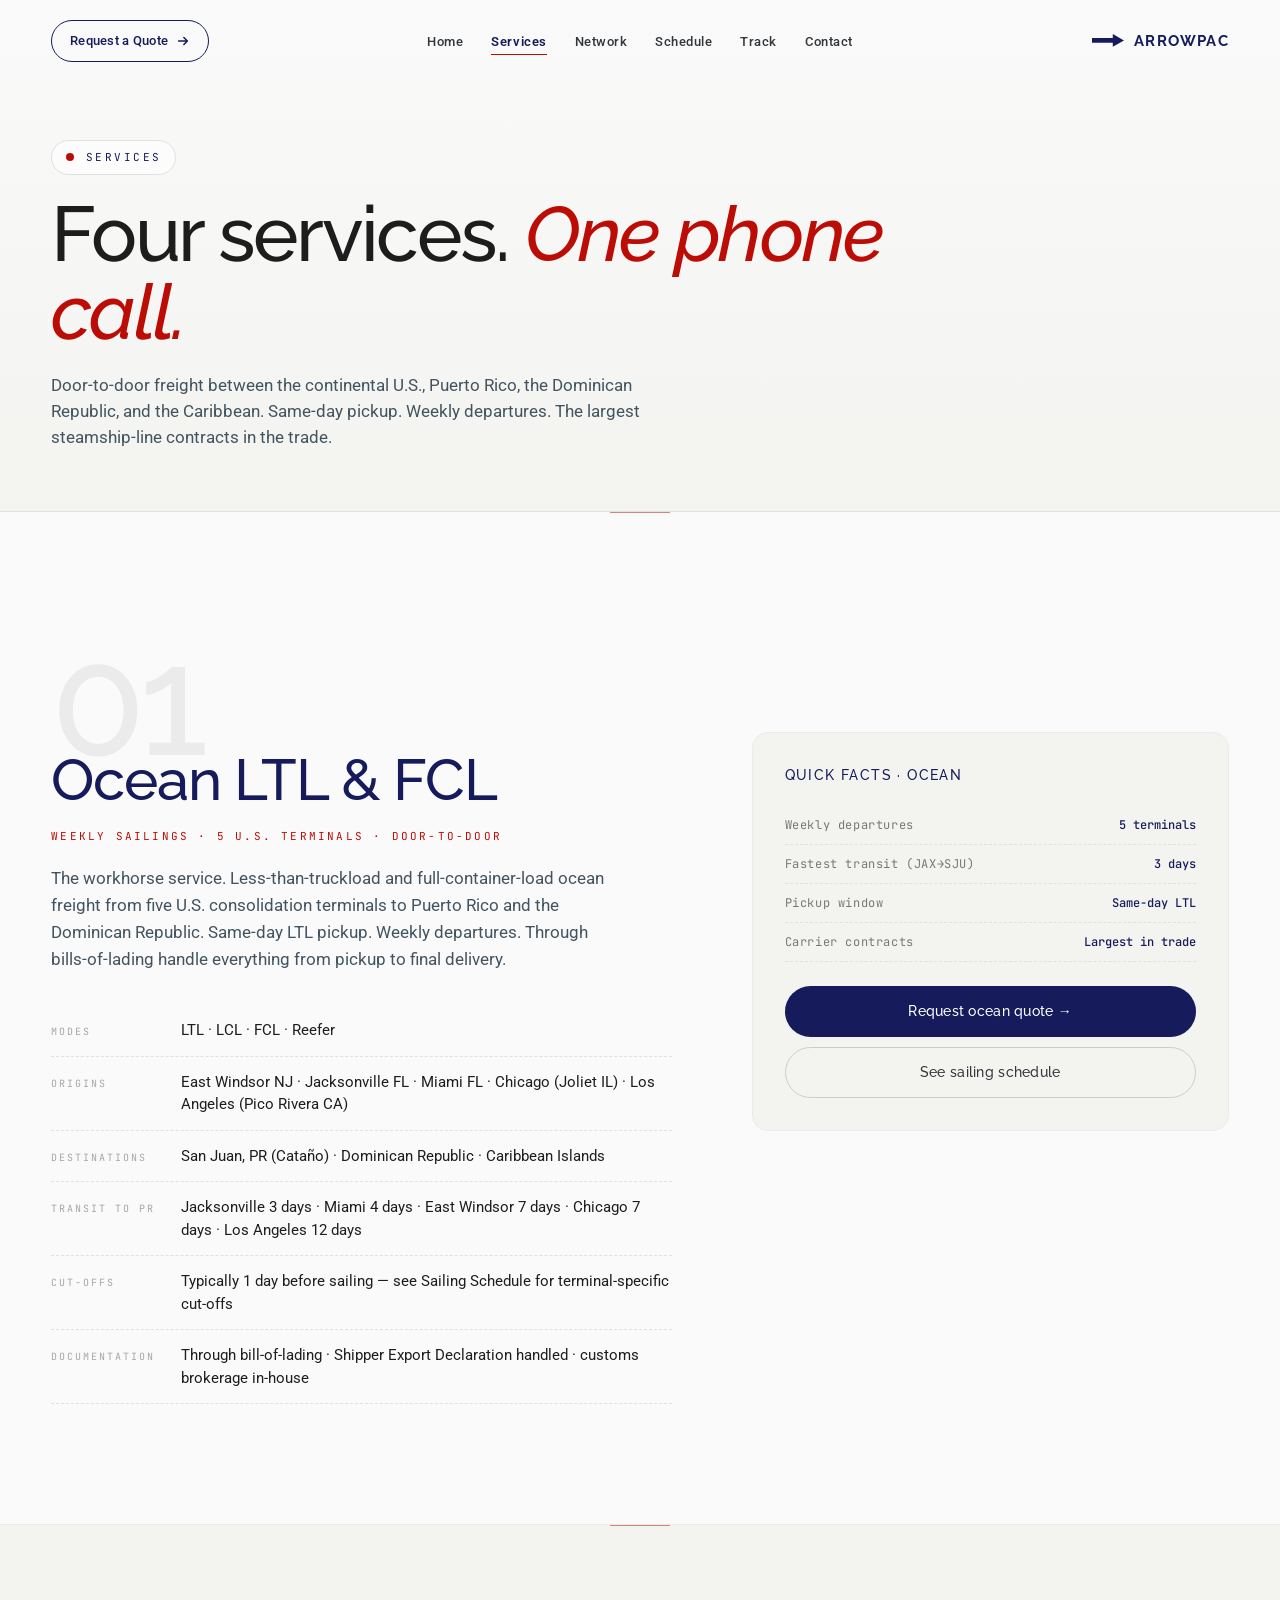
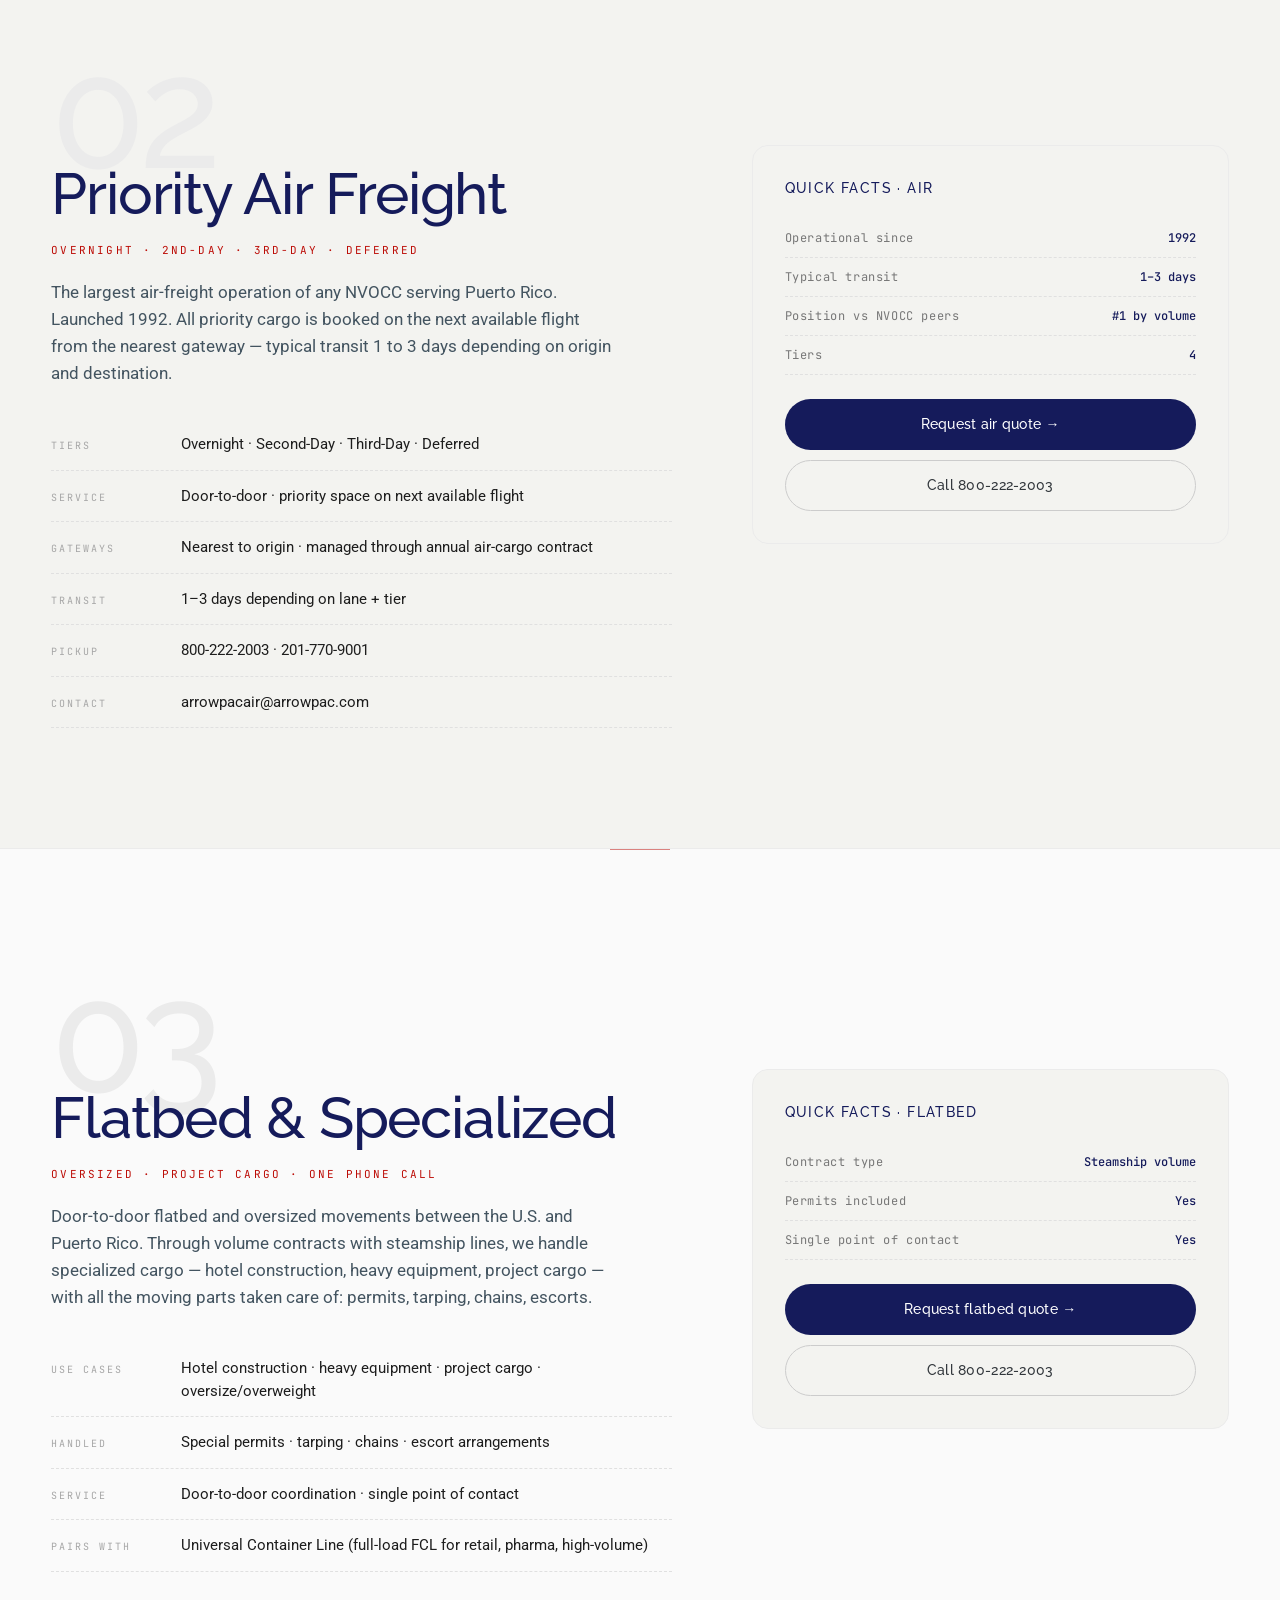
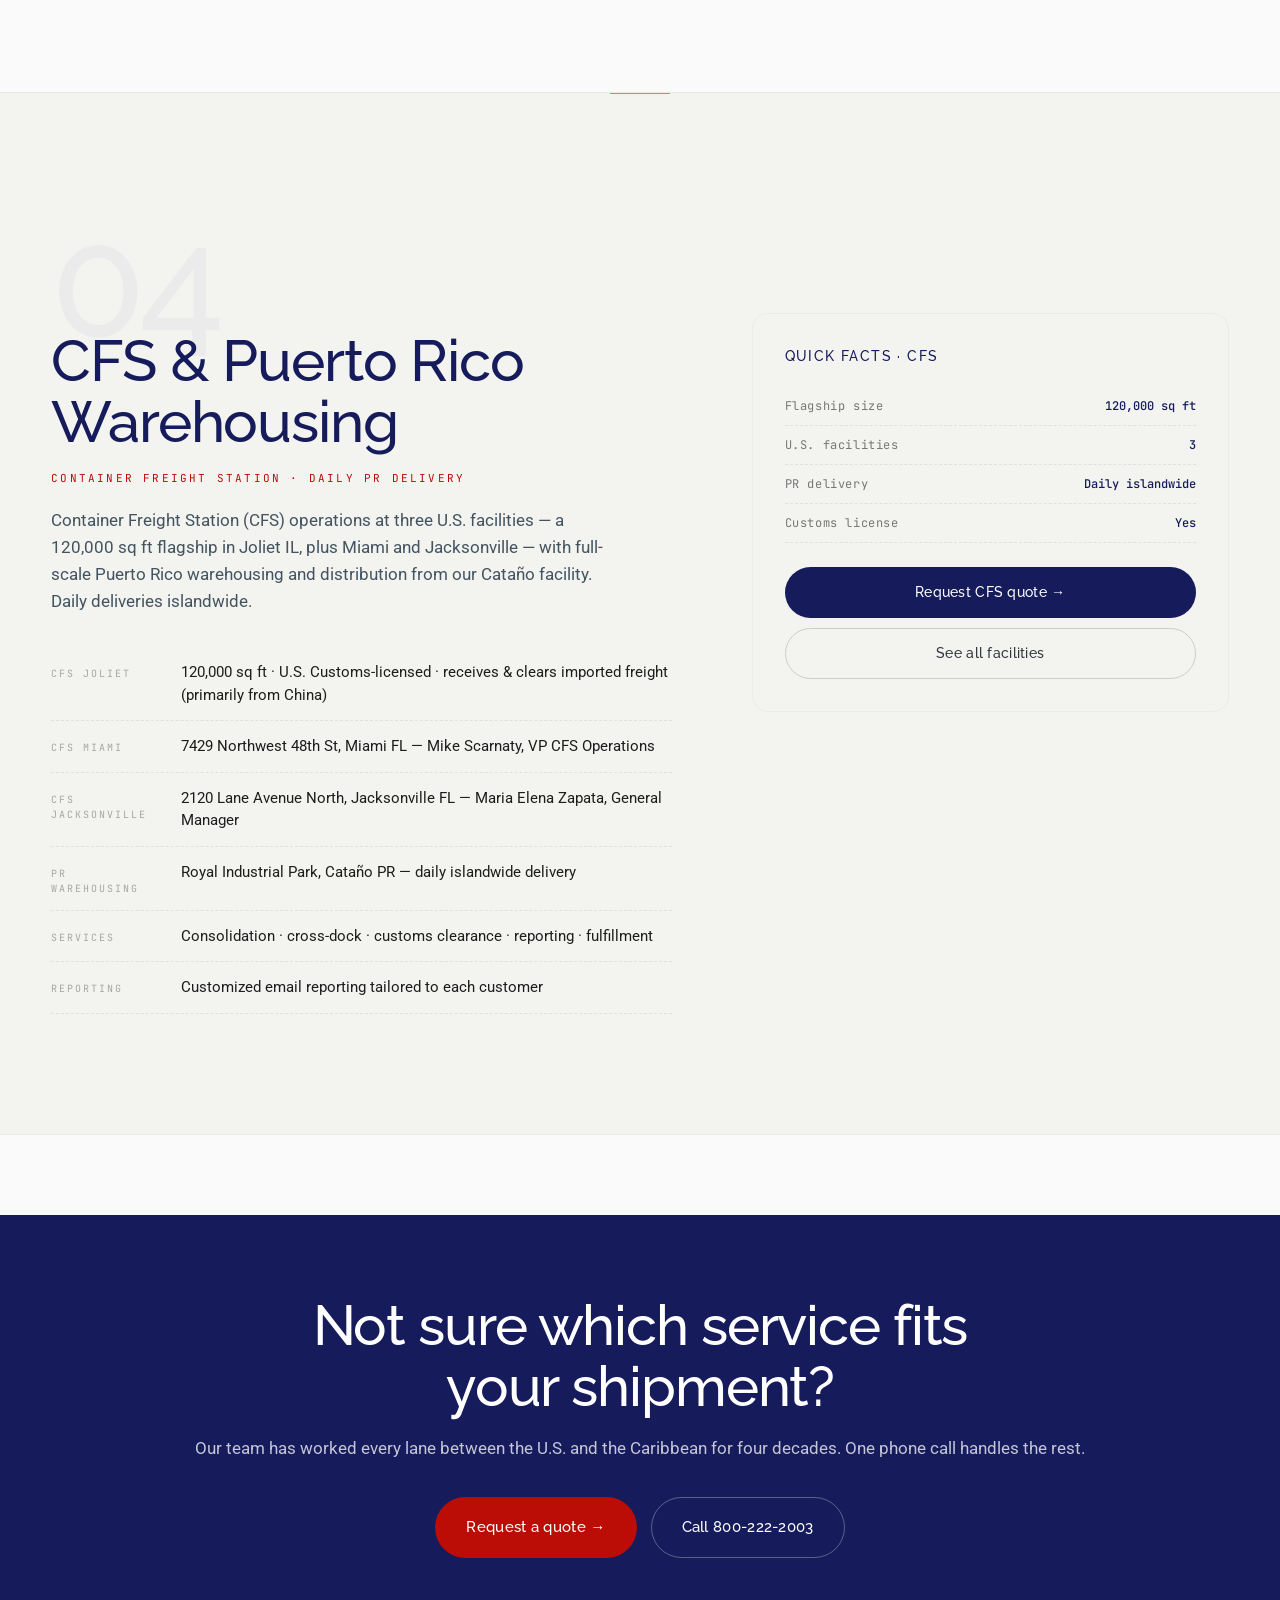
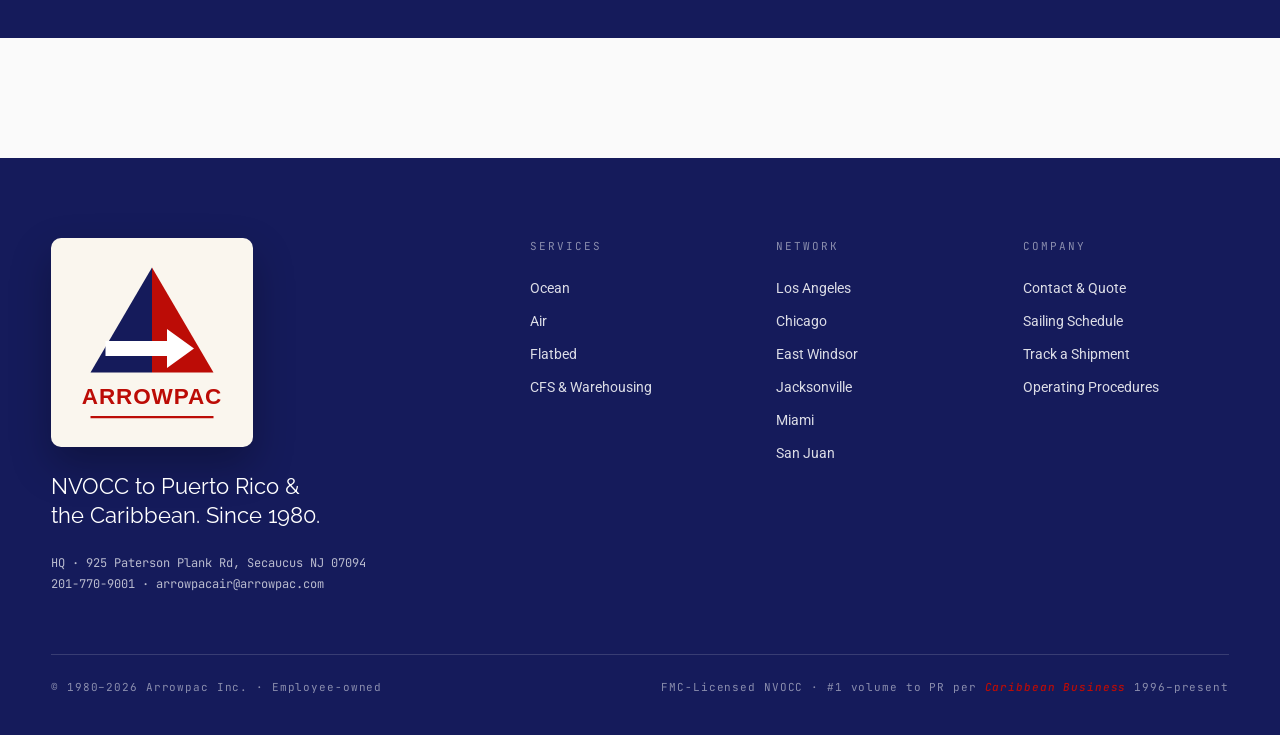
<file: pages/services.html>
<!doctype html>
<html lang="en">
<head>
<meta charset="utf-8">
<meta name="viewport" content="width=device-width,initial-scale=1">
<title>Services — Arrowpac</title>
<meta name="description" content="Arrowpac services: Ocean LTL/FCL, Priority Air Freight, Flatbed & Specialized, Container Freight Station (CFS) & Puerto Rico warehousing. Weekly sailings from 5 U.S. terminals.">
<link rel="icon" type="image/svg+xml" href="../assets/arrowpac-logo.svg">
<link rel="preconnect" href="https://fonts.googleapis.com">
<link rel="preconnect" href="https://fonts.gstatic.com" crossorigin>
<link href="https://fonts.googleapis.com/css2?family=Raleway:wght@400;500;600;700;800&family=Roboto:wght@300;400;500;700&family=JetBrains+Mono:wght@400;500&display=swap" rel="stylesheet">
<link rel="stylesheet" href="_shared.css">
<link rel="stylesheet" href="_animations.css">
<style>
/* services page specific */
.service-block{ padding: 120px 0; border-bottom: 1px solid var(--ap-gray-200); position: relative; overflow: hidden;}
.service-block:last-of-type{ border-bottom: 0;}
.service-block::before{ content: ""; position: absolute; top:0; left:50%; transform:translateX(-50%); width: 60px; height: 1px; background: var(--ap-accent-red); opacity: 0.5;}
.service-hero{ display:grid; grid-template-columns: 1.3fr 1fr; gap: 80px; align-items:start; max-width: var(--container); margin: 0 auto; padding: 0 var(--pad); position: relative;}
.service-num{ font-family: var(--display); font-weight:500; font-size: clamp(80px, 12vw, 200px); line-height: 0.9; color: var(--ap-gray-200); letter-spacing:-0.05em; transition: color .6s, transform .6s;}
.service-block:hover .service-num{ color: var(--ap-accent-red); transform: translateX(8px);}
.service-info h2{ font-family: var(--display); font-weight:500; font-size: clamp(36px, 4.5vw, 64px); letter-spacing:-0.02em; color: var(--ap-primary); line-height: 1.05; margin-top: -20px;}
.service-info .tag{ font-family: var(--mono); font-size: 11px; letter-spacing: 0.2em; color: var(--ap-accent-red); text-transform: uppercase; margin-top: 18px;}
.service-info p.lede{ color: var(--muted); font-size: 17px; line-height: 1.6; margin-top: 20px; max-width: 56ch;}
.service-features{ list-style: none; margin-top: 32px;}
.service-features li{ padding: 14px 0; border-bottom: 1px dashed var(--ap-gray-300); display: grid; grid-template-columns: 110px 1fr; gap: 20px; align-items: baseline;}
.service-features .label{ font-family: var(--mono); font-size: 10px; letter-spacing: 0.2em; color: var(--ap-gray-500); text-transform: uppercase;}
.service-features .val{ font-size: 15px; color: var(--ink);}
.service-aside{ position:sticky; top: 100px; background: var(--bg-alt); border-radius: 16px; padding: 32px; border: 1px solid var(--ap-gray-200); transition: box-shadow .4s, transform .4s;}
.service-aside:hover{ box-shadow: 0 24px 60px rgba(21,27,91,0.14); transform: translateY(-4px);}
.service-aside::before{ content:""; position:absolute; top:-1px; left:24px; right:24px; height:2px; background: linear-gradient(90deg, var(--ap-primary), var(--ap-accent-red)); border-radius:2px; opacity:0; transition: opacity .4s;}
.service-aside:hover::before{ opacity:1;}
.service-aside h4{ font-family: var(--display); font-weight:500; font-size: 14px; letter-spacing: 0.1em; text-transform: uppercase; color: var(--ap-primary); margin-bottom: 20px;}
.service-aside .aside-row{ display:flex; justify-content:space-between; padding: 10px 0; font-family: var(--mono); font-size: 12px; border-bottom: 1px dashed var(--ap-gray-300);}
.service-aside .aside-row:last-child{ border-bottom: 0;}
.service-aside .aside-row span:first-child{ color: var(--ap-gray-600); letter-spacing: 0.05em;}
.service-aside .aside-row span:last-child{ color: var(--ap-primary); font-weight: 500;}
.service-aside .aside-cta{ margin-top: 24px; display:flex; flex-direction: column; gap: 10px;}
@media (max-width: 960px){ .service-hero{ grid-template-columns: 1fr; gap: 30px;} .service-aside{ position: static;} }
</style>
</head>
<body>

<nav id="nav" class="nav">
  <div class="nav-inner">
    <a href="../index.html" class="nav-mark" aria-label="Arrowpac home">
      <span class="nav-mark-wordmark">
        <span class="ap-arrow">
          <svg viewBox="0 0 40 16" aria-hidden="true">
            <path d="M0 5 L26 5 L26 0 L40 8 L26 16 L26 11 L0 11 Z" fill="currentColor"/>
            
          </svg>
        </span>
        ARROWPAC
      </span>
    </a>
    <ul class="nav-links">
      <li><a href="../index.html" data-nav="home">Home</a></li>
      <li><a href="services.html" data-nav="services">Services</a></li>
      <li><a href="network.html" data-nav="network">Network</a></li>
      <li><a href="schedule.html" data-nav="schedule">Schedule</a></li>
      <li><a href="../index.html#track" data-nav="track">Track</a></li>
      <li><a href="contact.html" data-nav="contact">Contact</a></li>
    </ul>
    <a href="contact.html" class="nav-cta">
      <span>Request a Quote</span>
      <svg viewBox="0 0 16 16" aria-hidden="true" fill="none" stroke="currentColor" stroke-width="1.75" stroke-linecap="round" stroke-linejoin="round"><path d="M3 8h10M9 4l4 4-4 4"/></svg>
    </a>
  </div>
</nav>

<header class="page-hero">
  <div class="page-hero-inner">
    <div class="page-eyebrow"><span class="dot"></span>SERVICES</div>
    <h1 class="page-title" data-reveal="blur">Four services. <em>One phone call.</em></h1>
    <p class="page-lede" data-reveal>Door-to-door freight between the continental U.S., Puerto Rico, the Dominican Republic, and the Caribbean. Same-day pickup. Weekly departures. The largest steamship-line contracts in the trade.</p>
  </div>
</header>

<!-- OCEAN -->
<section id="ocean" class="service-block">
  <div class="service-hero">
    <div class="service-info" data-reveal="left">
      <div class="service-num" data-reveal="scale">01</div>
      <h2 data-reveal>Ocean LTL &amp; FCL</h2>
      <div class="tag">Weekly sailings · 5 U.S. terminals · Door-to-door</div>
      <p class="lede">The workhorse service. Less-than-truckload and full-container-load ocean freight from five U.S. consolidation terminals to Puerto Rico and the Dominican Republic. Same-day LTL pickup. Weekly departures. Through bills-of-lading handle everything from pickup to final delivery.</p>
      <ul class="service-features" data-stagger>
        <li data-reveal><span class="label">Modes</span><span class="val">LTL · LCL · FCL · Reefer</span></li>
        <li data-reveal><span class="label">Origins</span><span class="val">East Windsor NJ · Jacksonville FL · Miami FL · Chicago (Joliet IL) · Los Angeles (Pico Rivera CA)</span></li>
        <li data-reveal><span class="label">Destinations</span><span class="val">San Juan, PR (Cataño) · Dominican Republic · Caribbean Islands</span></li>
        <li data-reveal><span class="label">Transit to PR</span><span class="val">Jacksonville 3 days · Miami 4 days · East Windsor 7 days · Chicago 7 days · Los Angeles 12 days</span></li>
        <li data-reveal><span class="label">Cut-offs</span><span class="val">Typically 1 day before sailing — see Sailing Schedule for terminal-specific cut-offs</span></li>
        <li data-reveal><span class="label">Documentation</span><span class="val">Through bill-of-lading · Shipper Export Declaration handled · customs brokerage in-house</span></li>
      </ul>
    </div>
    <aside class="service-aside glow-hover" data-reveal="right">
      <h4>Quick Facts · Ocean</h4>
      <div class="aside-row"><span>Weekly departures</span><span>5 terminals</span></div>
      <div class="aside-row"><span>Fastest transit (JAX→SJU)</span><span>3 days</span></div>
      <div class="aside-row"><span>Pickup window</span><span>Same-day LTL</span></div>
      <div class="aside-row"><span>Carrier contracts</span><span>Largest in trade</span></div>
      <div class="aside-cta">
        <a class="btn btn-primary" href="contact.html">Request ocean quote →</a>
        <a class="btn btn-ghost" href="schedule.html">See sailing schedule</a>
      </div>
    </aside>
  </div>
</section>

<!-- AIR -->
<section id="air" class="service-block" style="background: var(--bg-alt);">
  <div class="service-hero">
    <div class="service-info" data-reveal="left">
      <div class="service-num" data-reveal="scale">02</div>
      <h2 data-reveal>Priority Air Freight</h2>
      <div class="tag">Overnight · 2nd-day · 3rd-day · Deferred</div>
      <p class="lede">The largest air-freight operation of any NVOCC serving Puerto Rico. Launched 1992. All priority cargo is booked on the next available flight from the nearest gateway — typical transit 1 to 3 days depending on origin and destination.</p>
      <ul class="service-features" data-stagger>
        <li data-reveal><span class="label">Tiers</span><span class="val">Overnight · Second-Day · Third-Day · Deferred</span></li>
        <li data-reveal><span class="label">Service</span><span class="val">Door-to-door · priority space on next available flight</span></li>
        <li data-reveal><span class="label">Gateways</span><span class="val">Nearest to origin · managed through annual air-cargo contract</span></li>
        <li data-reveal><span class="label">Transit</span><span class="val">1–3 days depending on lane + tier</span></li>
        <li data-reveal><span class="label">Pickup</span><span class="val">800-222-2003 · 201-770-9001</span></li>
        <li data-reveal><span class="label">Contact</span><span class="val">arrowpacair@arrowpac.com</span></li>
      </ul>
    </div>
    <aside class="service-aside glow-hover" data-reveal="right">
      <h4>Quick Facts · Air</h4>
      <div class="aside-row"><span>Operational since</span><span>1992</span></div>
      <div class="aside-row"><span>Typical transit</span><span>1–3 days</span></div>
      <div class="aside-row"><span>Position vs NVOCC peers</span><span>#1 by volume</span></div>
      <div class="aside-row"><span>Tiers</span><span>4</span></div>
      <div class="aside-cta">
        <a class="btn btn-primary" href="contact.html">Request air quote →</a>
        <a class="btn btn-ghost" href="tel:8002222003">Call 800-222-2003</a>
      </div>
    </aside>
  </div>
</section>

<!-- FLATBED -->
<section id="flatbed" class="service-block">
  <div class="service-hero">
    <div class="service-info" data-reveal="left">
      <div class="service-num" data-reveal="scale">03</div>
      <h2 data-reveal>Flatbed &amp; Specialized</h2>
      <div class="tag">Oversized · Project cargo · One phone call</div>
      <p class="lede">Door-to-door flatbed and oversized movements between the U.S. and Puerto Rico. Through volume contracts with steamship lines, we handle specialized cargo — hotel construction, heavy equipment, project cargo — with all the moving parts taken care of: permits, tarping, chains, escorts.</p>
      <ul class="service-features" data-stagger>
        <li data-reveal><span class="label">Use cases</span><span class="val">Hotel construction · heavy equipment · project cargo · oversize/overweight</span></li>
        <li data-reveal><span class="label">Handled</span><span class="val">Special permits · tarping · chains · escort arrangements</span></li>
        <li data-reveal><span class="label">Service</span><span class="val">Door-to-door coordination · single point of contact</span></li>
        <li data-reveal><span class="label">Pairs with</span><span class="val">Universal Container Line (full-load FCL for retail, pharma, high-volume)</span></li>
      </ul>
    </div>
    <aside class="service-aside glow-hover" data-reveal="right">
      <h4>Quick Facts · Flatbed</h4>
      <div class="aside-row"><span>Contract type</span><span>Steamship volume</span></div>
      <div class="aside-row"><span>Permits included</span><span>Yes</span></div>
      <div class="aside-row"><span>Single point of contact</span><span>Yes</span></div>
      <div class="aside-cta">
        <a class="btn btn-primary" href="contact.html">Request flatbed quote →</a>
        <a class="btn btn-ghost" href="tel:8002222003">Call 800-222-2003</a>
      </div>
    </aside>
  </div>
</section>

<!-- CFS -->
<section id="cfs" class="service-block" style="background: var(--bg-alt);">
  <div class="service-hero">
    <div class="service-info" data-reveal="left">
      <div class="service-num" data-reveal="scale">04</div>
      <h2 data-reveal>CFS &amp; Puerto Rico Warehousing</h2>
      <div class="tag">Container Freight Station · Daily PR delivery</div>
      <p class="lede">Container Freight Station (CFS) operations at three U.S. facilities — a 120,000 sq ft flagship in Joliet IL, plus Miami and Jacksonville — with full-scale Puerto Rico warehousing and distribution from our Cataño facility. Daily deliveries islandwide.</p>
      <ul class="service-features" data-stagger>
        <li data-reveal><span class="label">CFS Joliet</span><span class="val">120,000 sq ft · U.S. Customs-licensed · receives &amp; clears imported freight (primarily from China)</span></li>
        <li data-reveal><span class="label">CFS Miami</span><span class="val">7429 Northwest 48th St, Miami FL — Mike Scarnaty, VP CFS Operations</span></li>
        <li data-reveal><span class="label">CFS Jacksonville</span><span class="val">2120 Lane Avenue North, Jacksonville FL — Maria Elena Zapata, General Manager</span></li>
        <li data-reveal><span class="label">PR Warehousing</span><span class="val">Royal Industrial Park, Cataño PR — daily islandwide delivery</span></li>
        <li data-reveal><span class="label">Services</span><span class="val">Consolidation · cross-dock · customs clearance · reporting · fulfillment</span></li>
        <li data-reveal><span class="label">Reporting</span><span class="val">Customized email reporting tailored to each customer</span></li>
      </ul>
    </div>
    <aside class="service-aside glow-hover" data-reveal="right">
      <h4>Quick Facts · CFS</h4>
      <div class="aside-row"><span>Flagship size</span><span>120,000 sq ft</span></div>
      <div class="aside-row"><span>U.S. facilities</span><span>3</span></div>
      <div class="aside-row"><span>PR delivery</span><span>Daily islandwide</span></div>
      <div class="aside-row"><span>Customs license</span><span>Yes</span></div>
      <div class="aside-cta">
        <a class="btn btn-primary" href="contact.html">Request CFS quote →</a>
        <a class="btn btn-ghost" href="network.html">See all facilities</a>
      </div>
    </aside>
  </div>
</section>

<section class="cta-block">
  <h2>Not sure which service fits your shipment?</h2>
  <p>Our team has worked every lane between the U.S. and the Caribbean for four decades. One phone call handles the rest.</p>
  <div class="btns">
    <a class="btn btn-red btn-lg" href="contact.html">Request a quote →</a>
    <a class="btn btn-ghost btn-lg" href="tel:8002222003">Call 800-222-2003</a>
  </div>
</section>

<footer class="foot">
  <div class="foot-inner">
    <div class="foot-left">
      <div class="foot-badge">
        <img src="../assets/arrowpac-logo.svg" alt="Arrowpac" width="140" height="154">
      </div>
      <div class="foot-tag">NVOCC to Puerto Rico &amp; the Caribbean. Since 1980.</div>
      <div class="foot-hq">
        HQ · 925 Paterson Plank Rd, Secaucus NJ 07094<br>
        201-770-9001 · arrowpacair@arrowpac.com
      </div>
    </div>
    <div class="foot-cols">
      <div class="foot-col">
        <div class="foot-h">Services</div>
        <a href="services.html#ocean">Ocean</a><a href="services.html#air">Air</a><a href="services.html#flatbed">Flatbed</a><a href="services.html#cfs">CFS &amp; Warehousing</a>
      </div>
      <div class="foot-col">
        <div class="foot-h">Network</div>
        <a href="network.html#la">Los Angeles</a><a href="network.html#chi">Chicago</a><a href="network.html#ew">East Windsor</a><a href="network.html#jax">Jacksonville</a><a href="network.html#mia">Miami</a><a href="network.html#sj">San Juan</a>
      </div>
      <div class="foot-col">
        <div class="foot-h">Company</div>
        <a href="contact.html">Contact &amp; Quote</a><a href="schedule.html">Sailing Schedule</a><a href="../index.html#track">Track a Shipment</a><a href="contact.html#procedures">Operating Procedures</a>
      </div>
    </div>
  </div>
  <div class="foot-bot">
    <span>© 1980–2026 Arrowpac Inc. · Employee-owned</span>
    <span>FMC-Licensed NVOCC · #1 volume to PR per <em style="font-style:italic">Caribbean Business</em> 1996–present</span>
  </div>
</footer>

<script src="_animations.js"></script>
<script>
addEventListener('scroll', () => document.getElementById('nav').classList.toggle('scrolled', scrollY > 30), {passive:true});
document.querySelectorAll('[data-nav="services"]').forEach(a => a.classList.add('active'));
</script>
</body>
</html>
</file>
<file: pages/_shared.css>
/* ============ ARROWPAC SHARED STYLES ============ */
/* Used by every subpage. Pulls brand tokens + layout primitives. */

:root{
  --ap-primary:#151b5b;
  --ap-primary-dark:#003370;
  --ap-secondary:#16609e;
  --ap-accent-blue:#1e73be;
  --ap-accent-red:#BC0C06;
  --ap-accent: var(--ap-accent-red);
  --ap-gray-50:#f7f7f7;
  --ap-gray-100:#f2f2f2;
  --ap-gray-200:#ebebeb;
  --ap-gray-300:#e0e0e0;
  --ap-gray-400:#cccccc;
  --ap-gray-500:#a6a6a6;
  --ap-gray-600:#777;
  --ap-gray-700:#435460;
  --ap-gray-800:#32373c;
  --ap-gray-900:#1d1d1d;

  --bg: #fafafa;
  --bg-alt: #f3f3f0;
  --ink: var(--ap-gray-900);
  --muted: var(--ap-gray-700);

  --display: "Raleway", "Helvetica Neue", Arial, sans-serif;
  --body: "Roboto", "Helvetica Neue", Arial, sans-serif;
  --mono: "JetBrains Mono", ui-monospace, Menlo, monospace;

  --container: 1360px;
  --pad: clamp(24px, 4vw, 80px);
}

*{ box-sizing:border-box; margin:0; padding:0; }
html,body{ background: var(--bg); color: var(--ink); font-family: var(--body); font-size:16px; line-height:1.5; -webkit-font-smoothing:antialiased; }
html{ scroll-behavior:smooth; }
body{ overflow-x:hidden; }
a{ color:inherit; text-decoration:none; }
button{ font:inherit; background:none; border:0; color:inherit; }
em{ font-style:italic; color:var(--ap-accent); font-weight:500; }

/* ============ TYPOGRAPHY ============ */
.section-title{
  font-family: var(--display); font-weight:500;
  font-size: clamp(36px, 5.2vw, 72px);
  letter-spacing: -0.02em; line-height:1.08;
  color: var(--ap-gray-900);
  text-wrap: balance;
}
.section-title em{ font-style:italic; }
.section-eyebrow{
  font-family: var(--mono); font-size:11px; letter-spacing:0.18em;
  color: var(--ap-primary); display:inline-flex; align-items:center; gap:10px;
  text-transform: uppercase;
}
.section-eyebrow .dot{ width:8px; height:8px; background:var(--ap-primary); border-radius:50%;}
.section-eyebrow .dot.red{ background:var(--ap-accent);}
.section-lede{ max-width:58ch; color:var(--muted); font-size:clamp(15px,1.2vw,18px); margin-top:16px; line-height:1.55;}
.section-head{ max-width: var(--container); margin:0 auto; padding:0 var(--pad);}

/* ============ NAV ============ */
.nav{ position:fixed; top:0; left:0; right:0; z-index:90; padding:20px var(--pad); transition:background .3s, backdrop-filter .3s, padding .3s, box-shadow .3s;}
.nav.scrolled{ background: rgba(250,250,250,0.82); backdrop-filter: blur(14px) saturate(1.2); padding:14px var(--pad); box-shadow: 0 1px 0 rgba(21,27,91,0.08);}
.nav-inner{ max-width:var(--container); margin:0 auto; display:grid; grid-template-columns: 1fr auto 1fr; align-items:center; gap:24px;}
.nav-mark{ font-family: var(--display); font-weight:700; color:var(--ap-primary); letter-spacing:0.08em; font-size:15px; display:flex; align-items:center; gap:10px; justify-self:end; order:2;}
.nav-links{ list-style:none; display:flex; gap:28px; justify-self:center; order:1;}
.nav-links a{ font-size:13px; font-weight:500; color:var(--ap-gray-800); letter-spacing:0.04em; position:relative; padding:4px 0;}
.nav-links a::after{ content:""; position:absolute; left:0; right:100%; bottom:-2px; height:1px; background:var(--ap-accent); transition:right .3s;}
.nav-links a:hover::after, .nav-links a.active::after{ right:0;}
.nav-links a.active{ color: var(--ap-primary); font-weight:600;}
.nav-cta{ justify-self:start; order:0; display:inline-flex; align-items:center; gap:8px; padding:10px 18px; white-space:nowrap; border:1px solid var(--ap-primary); color:var(--ap-primary); border-radius:999px; font-size:13px; font-weight:500; letter-spacing:0.02em; transition: all .25s;}
.nav-cta svg{ width:14px; height:14px; transition: transform .25s;}
.nav-cta:hover{ background: var(--ap-primary); color:#fff;}
.nav-cta:hover svg{ transform: translateX(3px);}
.ap-arrow{ display:inline-flex; width:32px; color: currentColor;}
.ap-arrow svg{ width:100%; height:auto; display:block;}
.nav-mark-wordmark{ display:inline-flex; align-items:center; gap:10px; }

/* ============ PAGE HEADER (hero-lite) ============ */
.page-hero{ position:relative; padding: 140px var(--pad) 60px; background: linear-gradient(180deg, var(--bg) 0%, var(--bg-alt) 100%); border-bottom: 1px solid var(--ap-gray-300);}
.page-hero-inner{ max-width: var(--container); margin:0 auto;}
.page-eyebrow{
  font-family: var(--mono); font-size:11px; letter-spacing:0.22em;
  color: var(--ap-primary); display:inline-flex; align-items:center; gap:12px;
  padding:8px 14px; border:1px solid var(--ap-gray-300); border-radius:999px;
  background: rgba(255,255,255,0.6); backdrop-filter: blur(10px);
  text-transform: uppercase;
}
.page-eyebrow .dot{ width:8px; height:8px; background:var(--ap-accent); border-radius:50%;}
.page-title{
  font-family: var(--display); font-weight:500;
  font-size: clamp(40px, 6vw, 88px);
  line-height: 1.02; letter-spacing: -0.035em;
  margin-top: 20px; color: var(--ap-gray-900);
  max-width: 18ch;
}
.page-title em{ font-style:italic; color: var(--ap-accent);}
.page-lede{ max-width:62ch; color:var(--muted); font-size:clamp(16px,1.3vw,19px); margin-top:22px; line-height:1.55;}

/* ============ BUTTONS ============ */
.btn{ display:inline-flex; white-space:nowrap; align-items:center; justify-content:center; gap:10px; padding:14px 22px; border-radius:999px; font-size:14px; font-weight:500; letter-spacing:0.02em; transition: all .25s; border:1px solid transparent; font-family: var(--display);}
.btn-primary{ background: var(--ap-primary); color:#fff;}
.btn-primary:hover{ background: var(--ap-primary-dark); transform: translateY(-1px);}
.btn-ghost{ border-color: var(--ap-gray-400); color: var(--ap-gray-800);}
.btn-ghost:hover{ border-color: var(--ap-primary); color: var(--ap-primary);}
.btn-red{ background: var(--ap-accent-red); color:#fff;}
.btn-red:hover{ background: #e01a10; transform: translateY(-1px);}
.btn-lg{ padding:18px 30px; font-size:15px;}

/* ============ FOOTER ============ */
.foot{ background: var(--ap-primary); color:#fff; padding: 80px var(--pad) 40px; margin-top: 120px;}
.foot-inner{ max-width: var(--container); margin:0 auto; display:grid; grid-template-columns: 1.2fr 2fr; gap: 60px;}
.foot-badge{ background: #faf6ee; border-radius: 10px; padding: 22px 26px; display: inline-block; box-shadow: 0 18px 40px rgba(0,0,0,0.28);}
.foot-badge img{ display:block; width: 150px; height:auto;}
.foot-tag{ margin-top: 18px; font-family: var(--display); font-size: 22px; line-height:1.3; max-width: 22ch;}
.foot-hq{ margin-top: 24px; font-family: var(--mono); font-size:12px; color: rgba(255,255,255,0.7); line-height:1.7;}
.foot-cols{ display:grid; grid-template-columns: repeat(3, 1fr); gap: 40px;}
.foot-h{ font-family: var(--mono); font-size:11px; letter-spacing:0.18em; color: rgba(255,255,255,0.5); text-transform:uppercase; margin-bottom:18px;}
.foot-col a{ display:block; padding:6px 0; font-size:14px; color: rgba(255,255,255,0.85); transition: color .2s;}
.foot-col a:hover{ color: var(--ap-accent);}
.foot-bot{ max-width: var(--container); margin: 60px auto 0; padding-top: 24px; border-top: 1px solid rgba(255,255,255,0.15); display:flex; justify-content:space-between; font-family: var(--mono); font-size:11px; color: rgba(255,255,255,0.5); letter-spacing:0.08em; flex-wrap:wrap; gap:16px;}

/* ============ REUSABLE BLOCKS ============ */
.content-section{ padding: 100px var(--pad); max-width: var(--container); margin: 0 auto;}
.content-grid-2{ display:grid; grid-template-columns: 1fr 1fr; gap: 80px; align-items:start;}
.content-grid-3{ display:grid; grid-template-columns: repeat(3, 1fr); gap: 40px;}

.card{
  background:#fff; border:1px solid var(--ap-gray-200); border-radius:16px;
  padding: 32px; transition: transform .25s, box-shadow .25s;
}
.card:hover{ transform: translateY(-4px); box-shadow: 0 12px 30px rgba(21,27,91,0.08);}
.card-num{ font-family: var(--mono); font-size:11px; letter-spacing:0.2em; color: var(--ap-gray-500); text-transform: uppercase;}
.card h3{ font-family: var(--display); font-weight:500; font-size: 26px; letter-spacing:-0.01em; margin-top: 10px; color: var(--ap-gray-900);}
.card p{ color: var(--muted); margin-top: 14px; font-size: 15px; line-height:1.6;}

/* tables */
.table-wrap{ overflow-x:auto; margin-top: 30px; border: 1px solid var(--ap-gray-200); border-radius: 12px;}
table.ap-table{ width:100%; border-collapse:collapse; font-size: 14px;}
table.ap-table thead th{
  background: var(--ap-primary); color:#fff; padding: 14px 18px;
  font-family: var(--display); font-weight:500; text-align:left; letter-spacing:0.04em;
  font-size: 13px;
}
table.ap-table tbody td{ padding: 14px 18px; border-bottom: 1px solid var(--ap-gray-200);}
table.ap-table tbody tr:nth-child(even){ background: var(--ap-gray-50);}
table.ap-table tbody tr:hover{ background: var(--bg-alt);}
.td-num{ font-family: var(--mono); text-align:right; white-space:nowrap;}
.td-city{ font-family: var(--display); font-weight:500; color: var(--ap-primary);}
.td-red{ color: var(--ap-accent-red); font-weight: 700;}

/* quote / cta block */
.cta-block{
  background: var(--ap-primary); color:#fff; padding: 80px var(--pad); text-align:center; margin-top: 80px;
}
.cta-block h2{ font-family: var(--display); font-weight:500; font-size: clamp(32px, 4.5vw, 56px); letter-spacing:-0.02em; line-height:1.1; max-width: 22ch; margin: 0 auto;}
.cta-block p{ color: rgba(255,255,255,0.75); font-size: 17px; margin-top: 18px;}
.cta-block .btns{ margin-top: 36px; display:flex; gap:14px; justify-content:center; flex-wrap:wrap;}
.cta-block .btn-ghost{ border-color: rgba(255,255,255,0.3); color:#fff;}
.cta-block .btn-ghost:hover{ border-color: #fff; background: rgba(255,255,255,0.08); color:#fff;}

/* ============ RESPONSIVE ============ */
@media (max-width: 1100px){
  .nav-links{ gap: 18px;}
  .nav-links a{ font-size: 12px;}
  .nav-cta{ padding: 8px 14px; font-size: 12px;}
}
@media (max-width: 960px){
  .nav-inner{ grid-template-columns: auto auto; gap:12px;}
  .nav-links{ display:none;}
  .nav-cta{ order:0;}
  .nav .nav-mark{ order:1;}
  .content-grid-2, .content-grid-3{ grid-template-columns: 1fr; gap: 32px;}
  .page-hero{ padding: 110px var(--pad) 50px;}
  .foot-inner{ grid-template-columns: 1fr;}
  .foot-cols{ grid-template-columns: repeat(2, 1fr);}
  .foot-bot{ flex-direction:column; text-align:left;}
}
</file>
<file: pages/_animations.css>
/* ============ ARROWPAC SHARED ANIMATIONS ============ */
/* Drop-in library. Add `data-reveal` to any element to scroll-reveal it. */

/* Scroll progress bar */
.scroll-progress{
  position: fixed; top: 0; left: 0; height: 3px;
  width: 0%; background: linear-gradient(90deg, var(--ap-primary), var(--ap-accent-red));
  z-index: 200; transition: width .15s linear; box-shadow: 0 0 14px rgba(188,12,6,0.35);
}

/* Scroll-reveal base — starts hidden, reveals via IntersectionObserver */
[data-reveal]{
  opacity: 0; transform: translateY(40px);
  transition: opacity .9s cubic-bezier(.2,.7,.2,1), transform .9s cubic-bezier(.2,.7,.2,1);
  transition-delay: var(--rev-delay, 0s);
}
[data-reveal].rev-in{ opacity: 1; transform: translateY(0); }
[data-reveal="left"]{ transform: translateX(-60px); }
[data-reveal="left"].rev-in{ transform: translateX(0); }
[data-reveal="right"]{ transform: translateX(60px); }
[data-reveal="right"].rev-in{ transform: translateX(0); }
[data-reveal="scale"]{ transform: scale(0.92); }
[data-reveal="scale"].rev-in{ transform: scale(1); }
[data-reveal="blur"]{ filter: blur(10px); }
[data-reveal="blur"].rev-in{ filter: blur(0); }

/* Stagger helper — apply to a parent; children auto-delay */
[data-stagger] > *[data-reveal]:nth-child(1){ --rev-delay: 0.05s; }
[data-stagger] > *[data-reveal]:nth-child(2){ --rev-delay: 0.15s; }
[data-stagger] > *[data-reveal]:nth-child(3){ --rev-delay: 0.25s; }
[data-stagger] > *[data-reveal]:nth-child(4){ --rev-delay: 0.35s; }
[data-stagger] > *[data-reveal]:nth-child(5){ --rev-delay: 0.45s; }
[data-stagger] > *[data-reveal]:nth-child(6){ --rev-delay: 0.55s; }
[data-stagger] > *[data-reveal]:nth-child(7){ --rev-delay: 0.65s; }
[data-stagger] > *[data-reveal]:nth-child(n+8){ --rev-delay: 0.75s; }

/* Back-to-top button */
.back-top{
  position: fixed; right: 24px; bottom: 24px; z-index: 80;
  width: 48px; height: 48px; border-radius: 50%;
  background: var(--ap-primary); color: #fff;
  display: flex; align-items: center; justify-content: center;
  opacity: 0; transform: translateY(20px) scale(0.9); pointer-events: none;
  transition: all .3s cubic-bezier(.2,.7,.2,1);
  box-shadow: 0 8px 24px rgba(21,27,91,0.25);
  cursor: pointer;
}
.back-top.show{ opacity: 1; transform: translateY(0) scale(1); pointer-events: auto;}
.back-top:hover{ background: var(--ap-accent-red); transform: translateY(-4px) scale(1.05); box-shadow: 0 12px 30px rgba(188,12,6,0.35);}
.back-top svg{ width: 16px; height: 16px;}

/* Pulsing red dot (reusable) */
@keyframes ap-pulse{
  0%,100%{ transform: scale(1); opacity: 1;}
  50%{ transform: scale(1.3); opacity: 0.7;}
}
.ap-pulse-dot{
  display: inline-block; width: 8px; height: 8px;
  background: var(--ap-accent-red); border-radius: 50%;
  animation: ap-pulse 2s ease-in-out infinite;
}

/* Shimmer line (for section dividers) */
@keyframes ap-shimmer{
  0%{ background-position: -200% 0;}
  100%{ background-position: 200% 0;}
}
.ap-shimmer-line{
  height: 1px;
  background: linear-gradient(90deg, transparent 0%, var(--ap-primary) 30%, var(--ap-accent-red) 50%, var(--ap-primary) 70%, transparent 100%);
  background-size: 200% 100%;
  animation: ap-shimmer 3s linear infinite;
}

/* Count-up number (set data-count, uses JS observer) */
.count-up{ font-variant-numeric: tabular-nums; }

/* Card hover glow */
.glow-hover{
  position: relative; overflow: hidden;
}
.glow-hover::before{
  content: ""; position: absolute; inset: 0; pointer-events: none;
  background: radial-gradient(circle at var(--mx, 50%) var(--my, 50%), rgba(188,12,6,0.15) 0%, transparent 40%);
  opacity: 0; transition: opacity .3s;
}
.glow-hover:hover::before{ opacity: 1; }

/* Table row stagger */
.ap-table tbody tr{
  opacity: 0; transform: translateY(12px);
  transition: opacity .5s, transform .5s;
  transition-delay: calc(var(--row-i, 0) * 60ms);
}
.ap-table.revealed tbody tr{ opacity: 1; transform: translateY(0);}

/* Input focus dance */
.f-field{ position: relative;}
.f-field input, .f-field select, .f-field textarea{
  transition: border-color .3s, box-shadow .3s, transform .2s;
}
.f-field input:focus, .f-field select:focus, .f-field textarea:focus{
  transform: translateY(-1px);
}

/* Ripple button click effect */
.btn-ripple{ position: relative; overflow: hidden;}
.btn-ripple::after{
  content: ""; position: absolute; inset: 0;
  background: radial-gradient(circle at var(--rx) var(--ry), rgba(255,255,255,0.5) 0%, transparent 40%);
  opacity: 0; transition: opacity .6s;
}
.btn-ripple.rippling::after{ opacity: 1;}

/* Magnetic link (cursor-responsive) */
.magnetic{ transition: transform .2s cubic-bezier(.2,.7,.2,1);}

/* Text underline sweep */
@keyframes ap-underline-sweep{
  0%{ background-size: 0% 2px;}
  100%{ background-size: 100% 2px;}
}
.underline-sweep{
  background: linear-gradient(var(--ap-accent-red), var(--ap-accent-red)) no-repeat left bottom;
  background-size: 0% 2px;
  transition: background-size .5s cubic-bezier(.2,.7,.2,1);
}
.underline-sweep:hover{ background-size: 100% 2px;}

/* Floating elements */
@keyframes ap-float{
  0%,100%{ transform: translateY(0);}
  50%{ transform: translateY(-8px);}
}
.ap-float{ animation: ap-float 6s ease-in-out infinite;}
.ap-float-slow{ animation: ap-float 8s ease-in-out infinite;}
.ap-float-fast{ animation: ap-float 4s ease-in-out infinite;}

/* Respect reduced motion */
@media (prefers-reduced-motion: reduce){
  *, *::before, *::after{
    animation-duration: 0.01ms !important;
    animation-iteration-count: 1 !important;
    transition-duration: 0.01ms !important;
  }
  [data-reveal]{ opacity: 1 !important; transform: none !important; filter: none !important;}
}
</file>
